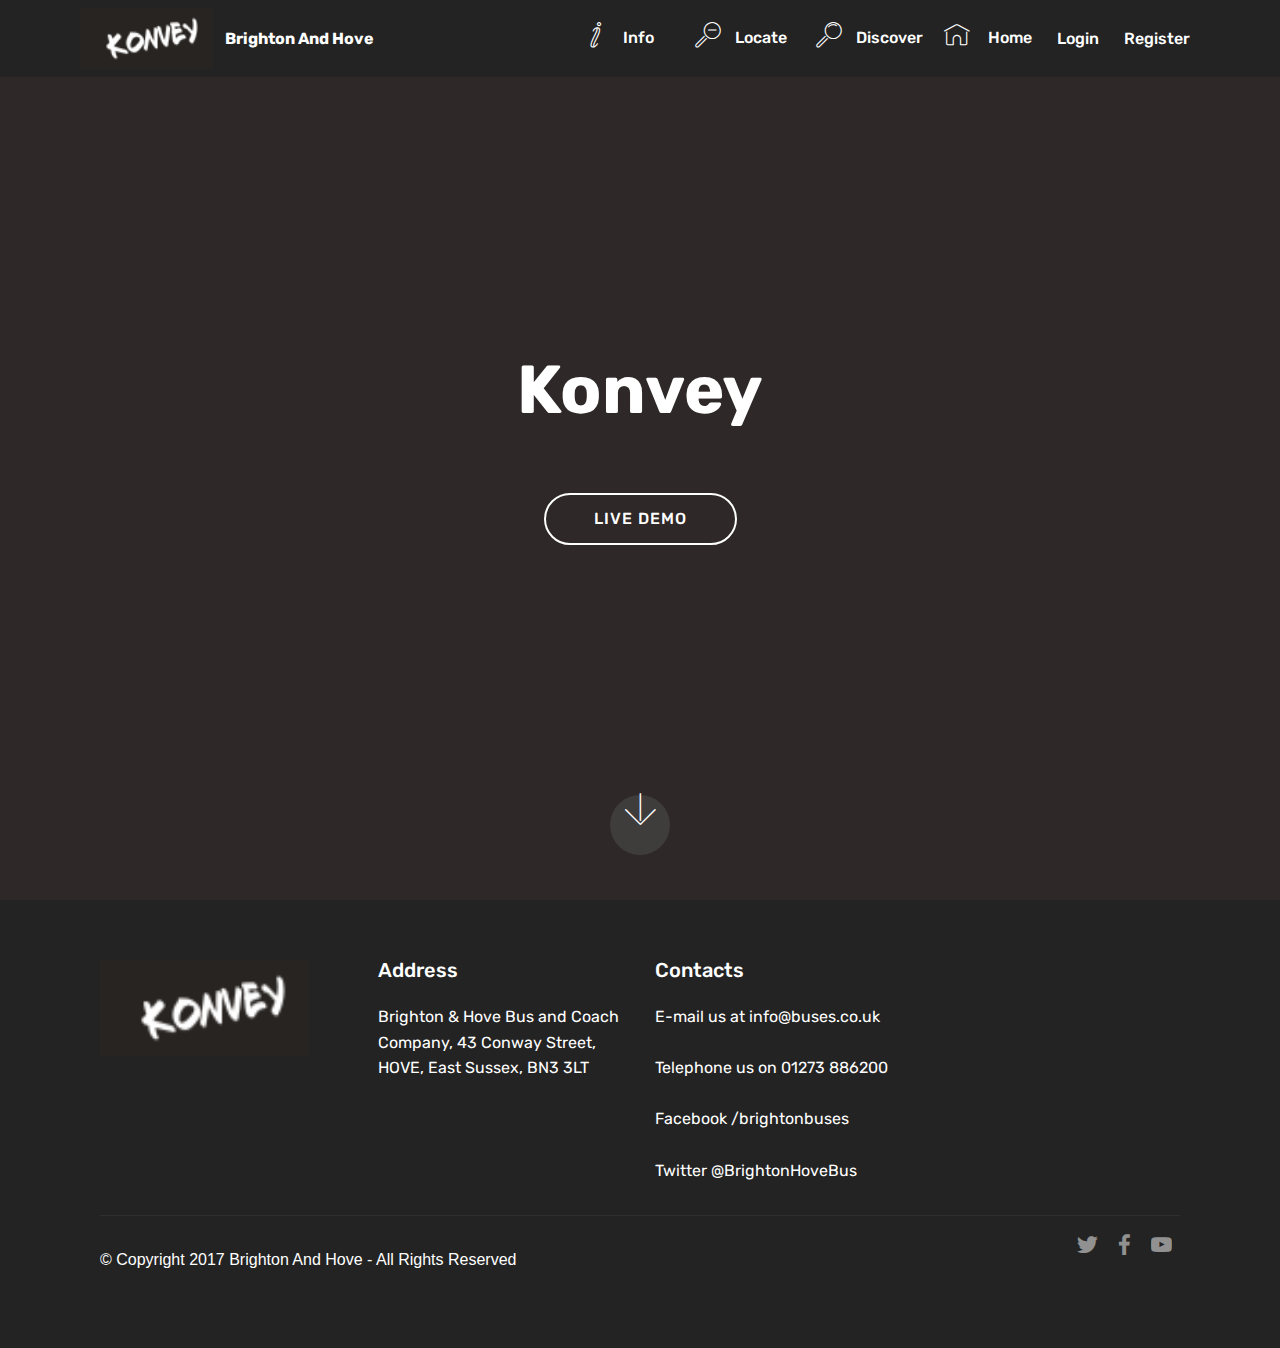
<file: index.html>
<!DOCTYPE html>
<html >
<head>
  <!-- Site made with Mobirise Website Builder v4.7.8, https://mobirise.com -->
  <meta charset="UTF-8">
  <meta http-equiv="X-UA-Compatible" content="IE=edge">
  <meta name="generator" content="Mobirise v4.7.8, mobirise.com">
  <meta name="viewport" content="width=device-width, initial-scale=1, minimum-scale=1">
  <link rel="shortcut icon" href="assets/images/konvey-96x44.png" type="image/x-icon">
  <meta name="description" content="">
  <title>Home</title>
  <link rel="stylesheet" href="assets/web/assets/mobirise-icons/mobirise-icons.css">
  <link rel="stylesheet" href="assets/tether/tether.min.css">
  <link rel="stylesheet" href="assets/bootstrap/css/bootstrap.min.css">
  <link rel="stylesheet" href="assets/bootstrap/css/bootstrap-grid.min.css">
  <link rel="stylesheet" href="assets/bootstrap/css/bootstrap-reboot.min.css">
  <link rel="stylesheet" href="assets/dropdown/css/style.css">
  <link rel="stylesheet" href="assets/socicon/css/styles.css">
  <link rel="stylesheet" href="assets/theme/css/style.css">
  <link rel="stylesheet" href="assets/mobirise/css/mbr-additional.css" type="text/css">
  
  
  
</head>
<body>
  <section class="menu cid-qVp3SEg9c4" once="menu" id="menu1-g">

    

    <nav class="navbar navbar-expand beta-menu navbar-dropdown align-items-center navbar-fixed-top navbar-toggleable-sm">
        <button class="navbar-toggler navbar-toggler-right" type="button" data-toggle="collapse" data-target="#navbarSupportedContent" aria-controls="navbarSupportedContent" aria-expanded="false" aria-label="Toggle navigation">
            <div class="hamburger">
                <span></span>
                <span></span>
                <span></span>
                <span></span>
            </div>
        </button>
        <div class="menu-logo">
            <div class="navbar-brand">
                <span class="navbar-logo">
                    <a href="https://mobirise.com">
                         <img src="assets/images/konvey-96x44.png" alt="Mobirise" title="" style="height: 3.8rem;">
                    </a>
                </span>
                <span class="navbar-caption-wrap"><a class="navbar-caption text-white display-4" href="https://mobirise.com">Brighton And Hove</a></span>
            </div>
        </div>
        <div class="collapse navbar-collapse" id="navbarSupportedContent">
            <ul class="navbar-nav nav-dropdown nav-right" data-app-modern-menu="true"><li class="nav-item"><a class="nav-link link text-white display-4" href="page2.html"><span class="mbri-italic mbr-iconfont mbr-iconfont-btn"></span>&nbsp;Info &nbsp; &nbsp;&nbsp;</a></li><li class="nav-item"><a class="nav-link link text-white display-4" href="page3.html"><span class="mbri-zoom-out mbr-iconfont mbr-iconfont-btn"></span>&nbsp;Locate &nbsp;</a></li>
                <li class="nav-item">
                    <a class="nav-link link text-white display-4" href="page4.html">
                        <span class="mbri-search mbr-iconfont mbr-iconfont-btn"></span>&nbsp;Discover</a>
                </li><li class="nav-item"><a class="nav-link link text-white display-4" href="index.html"><span class="mbri-home mbr-iconfont mbr-iconfont-btn"></span>
                        &nbsp;Home</a></li><li class="nav-item"><a class="nav-link link text-white display-4" href="page5.html">
                        &nbsp;Login</a></li><li class="nav-item"><a class="nav-link link text-white display-4" href="page6.html">
                        &nbsp;Register</a></li></ul>
            
        </div>
    </nav>
</section>

<section class="engine"><a href="https://mobirise.me/r">free bootstrap template</a></section><section class="cid-qVp3SEV12T mbr-fullscreen" id="header2-e">

    

    

    <div class="container align-center">
        <div class="row justify-content-md-center">
            <div class="mbr-white col-md-10">
                <h1 class="mbr-section-title mbr-bold pb-3 mbr-fonts-style display-1">
                    Konvey<br></h1>
                
                <p class="mbr-text pb-3 mbr-fonts-style display-4"></p>
                <div class="mbr-section-btn"><a class="btn btn-md btn-white-outline display-4" href="https://mobirise.com">LIVE DEMO</a></div>
            </div>
        </div>
    </div>
    <div class="mbr-arrow hidden-sm-down" aria-hidden="true">
        <a href="#next">
            <i class="mbri-down mbr-iconfont"></i>
        </a>
    </div>
</section>

<section class="cid-qVp3SFlMSX" id="footer1-f">

    

    

    <div class="container">
        <div class="media-container-row content text-white">
            <div class="col-12 col-md-3">
                <div class="media-wrap">
                    <a href="https://mobirise.com/">
                        <img src="assets/images/konvey-96x44.png" alt="Mobirise" title="">
                    </a>
                </div>
            </div>
            <div class="col-12 col-md-3 mbr-fonts-style display-7">
                <h5 class="pb-3">
                    Address
                </h5>
                <p class="mbr-text">Brighton &amp; Hove Bus and Coach Company, 43 Conway Street, HOVE, East Sussex, BN3 3LT</p>
            </div>
            <div class="col-12 col-md-3 mbr-fonts-style display-7">
                <h5 class="pb-3">
                    Contacts
                </h5>
                <p class="mbr-text">E-mail us at info@buses.co.uk
<br>
<br>Telephone us on 01273 886200
<br><br>Facebook /brightonbuses
<br>
<br>Twitter @BrightonHoveBus</p>
            </div>
            <div class="col-12 col-md-3 mbr-fonts-style display-7">
                <h5 class="pb-3"></h5>
                <p class="mbr-text"></p>
            </div>
        </div>
        <div class="footer-lower">
            <div class="media-container-row">
                <div class="col-sm-12">
                    <hr>
                </div>
            </div>
            <div class="media-container-row mbr-white">
                <div class="col-sm-6 copyright">
                    <p class="mbr-text mbr-fonts-style display-7"></p><p>
                        © Copyright 2017 Brighton And&nbsp;Hove&nbsp;- All Rights Reserved
                    </p><p></p>
                </div>
                <div class="col-md-6">
                    <div class="social-list align-right">
                        <div class="soc-item">
                            <a href="https://twitter.com/BrightonHoveBus" target="_blank">
                                <span class="mbr-iconfont mbr-iconfont-social socicon-twitter socicon"></span>
                            </a>
                        </div>
                        <div class="soc-item">
                            <a href="https://www.facebook.com/pages/brightonbuses" target="_blank">
                                <span class="mbr-iconfont mbr-iconfont-social socicon-facebook socicon"></span>
                            </a>
                        </div>
                        <div class="soc-item">
                            <a href="https://www.youtube.com/c/BrightonandHove" target="_blank">
                                <span class="mbr-iconfont mbr-iconfont-social socicon-youtube socicon"></span>
                            </a>
                        </div>
                        
                        
                        
                    </div>
                </div>
            </div>
        </div>
    </div>
</section>


  <script src="assets/web/assets/jquery/jquery.min.js"></script>
  <script src="assets/popper/popper.min.js"></script>
  <script src="assets/tether/tether.min.js"></script>
  <script src="assets/bootstrap/js/bootstrap.min.js"></script>
  <script src="assets/smoothscroll/smooth-scroll.js"></script>
  <script src="assets/dropdown/js/script.min.js"></script>
  <script src="assets/touchswipe/jquery.touch-swipe.min.js"></script>
  <script src="assets/theme/js/script.js"></script>
  
  
</body>
</html>
</file>
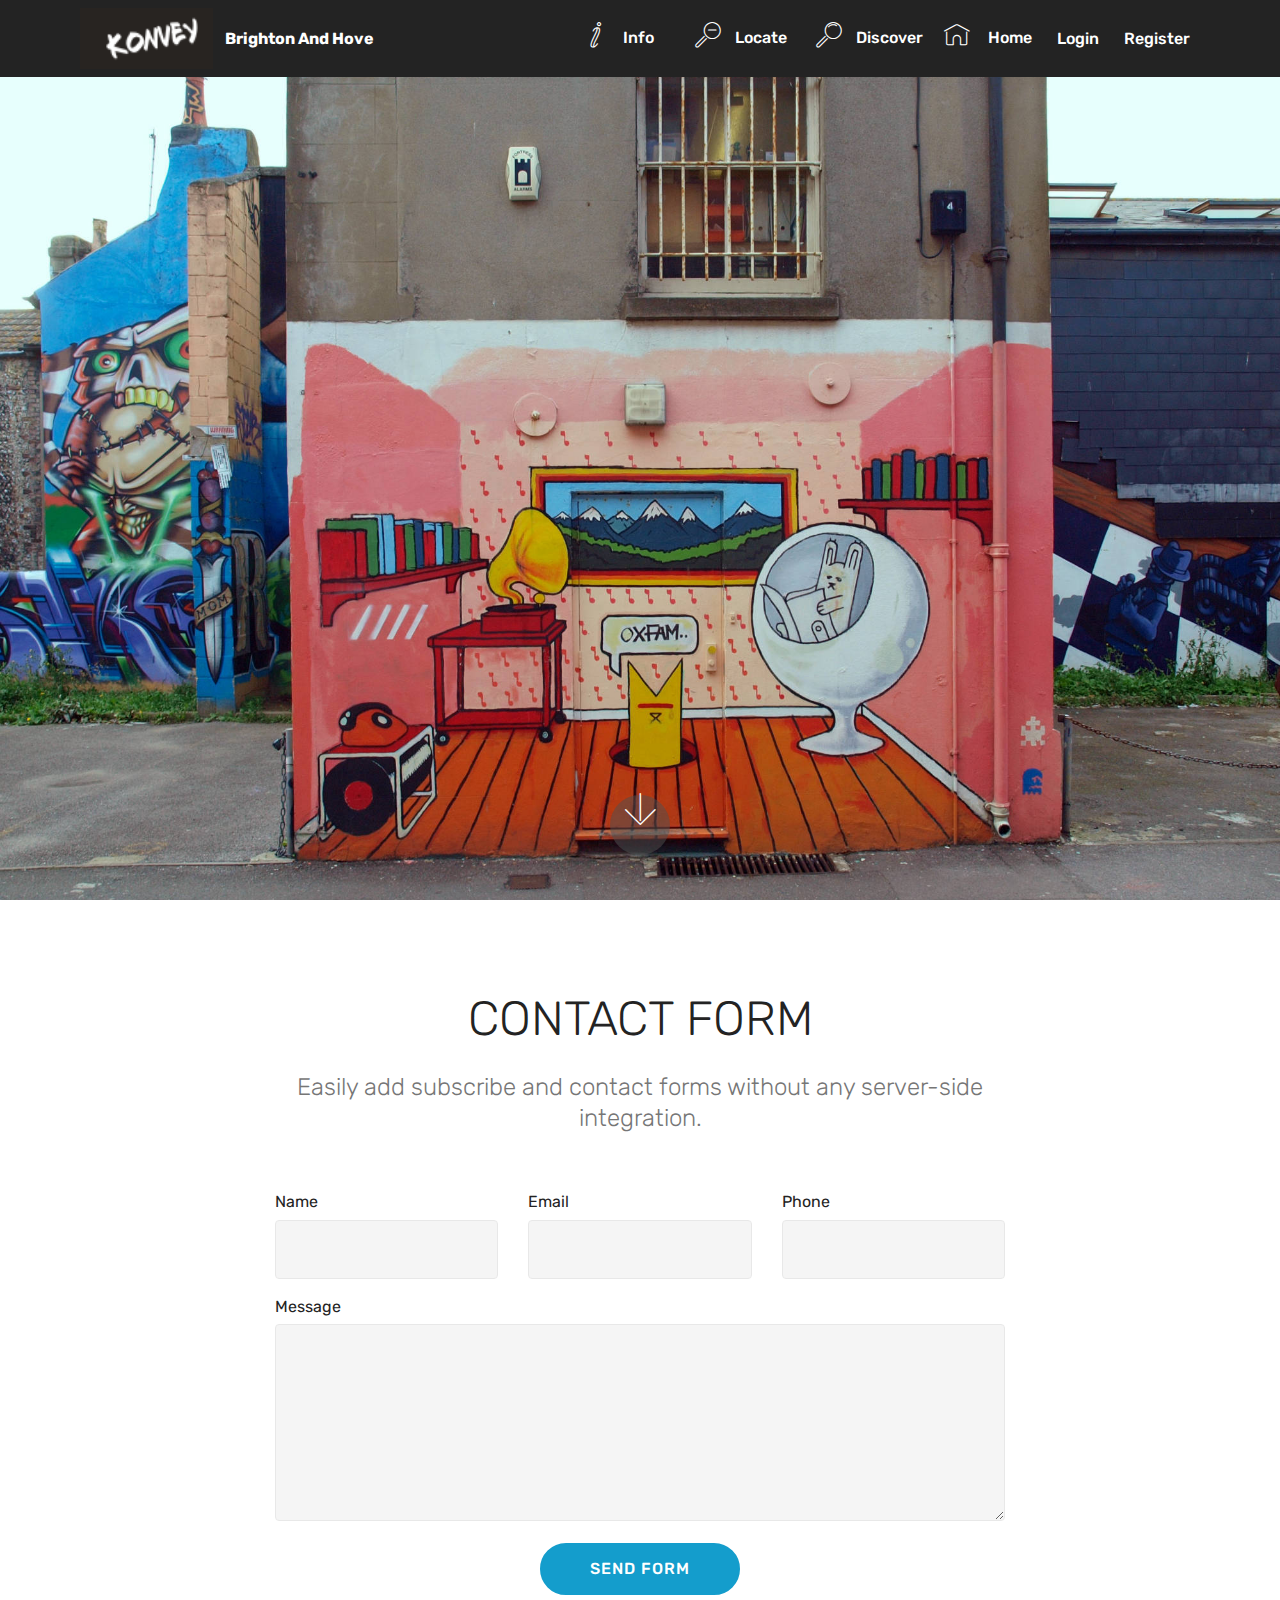
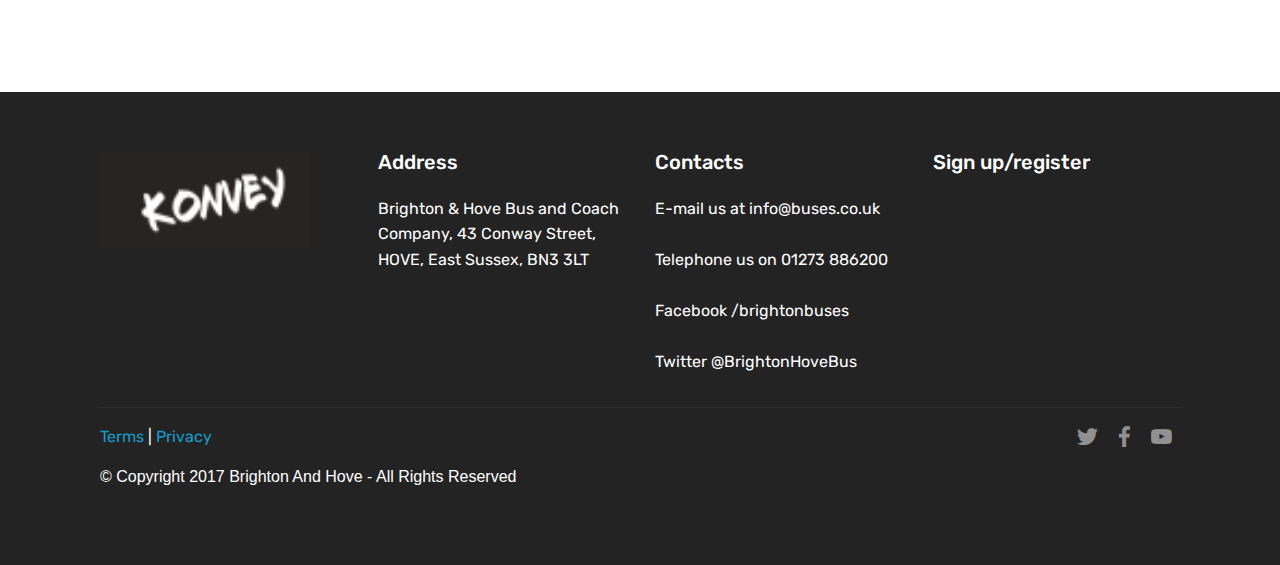
<file: page1.html>
<!DOCTYPE html>
<html >
<head>
  <!-- Site made with Mobirise Website Builder v4.7.8, https://mobirise.com -->
  <meta charset="UTF-8">
  <meta http-equiv="X-UA-Compatible" content="IE=edge">
  <meta name="generator" content="Mobirise v4.7.8, mobirise.com">
  <meta name="viewport" content="width=device-width, initial-scale=1, minimum-scale=1">
  <link rel="shortcut icon" href="assets/images/konvey-96x44.png" type="image/x-icon">
  <meta name="description" content="Web Generator Description">
  <title>Contact Form</title>
  <link rel="stylesheet" href="assets/web/assets/mobirise-icons/mobirise-icons.css">
  <link rel="stylesheet" href="assets/tether/tether.min.css">
  <link rel="stylesheet" href="assets/bootstrap/css/bootstrap.min.css">
  <link rel="stylesheet" href="assets/bootstrap/css/bootstrap-grid.min.css">
  <link rel="stylesheet" href="assets/bootstrap/css/bootstrap-reboot.min.css">
  <link rel="stylesheet" href="assets/dropdown/css/style.css">
  <link rel="stylesheet" href="assets/socicon/css/styles.css">
  <link rel="stylesheet" href="assets/theme/css/style.css">
  <link rel="stylesheet" href="assets/mobirise/css/mbr-additional.css" type="text/css">
  
  
  
</head>
<body>
  <section class="menu cid-qVp3SEg9c4" once="menu" id="menu1-h">

    

    <nav class="navbar navbar-expand beta-menu navbar-dropdown align-items-center navbar-fixed-top navbar-toggleable-sm">
        <button class="navbar-toggler navbar-toggler-right" type="button" data-toggle="collapse" data-target="#navbarSupportedContent" aria-controls="navbarSupportedContent" aria-expanded="false" aria-label="Toggle navigation">
            <div class="hamburger">
                <span></span>
                <span></span>
                <span></span>
                <span></span>
            </div>
        </button>
        <div class="menu-logo">
            <div class="navbar-brand">
                <span class="navbar-logo">
                    <a href="https://mobirise.com">
                         <img src="assets/images/konvey-96x44.png" alt="Mobirise" title="" style="height: 3.8rem;">
                    </a>
                </span>
                <span class="navbar-caption-wrap"><a class="navbar-caption text-white display-4" href="https://mobirise.com">Brighton And Hove</a></span>
            </div>
        </div>
        <div class="collapse navbar-collapse" id="navbarSupportedContent">
            <ul class="navbar-nav nav-dropdown nav-right" data-app-modern-menu="true"><li class="nav-item"><a class="nav-link link text-white display-4" href="page2.html"><span class="mbri-italic mbr-iconfont mbr-iconfont-btn"></span>&nbsp;Info &nbsp; &nbsp;&nbsp;</a></li><li class="nav-item"><a class="nav-link link text-white display-4" href="page3.html"><span class="mbri-zoom-out mbr-iconfont mbr-iconfont-btn"></span>&nbsp;Locate &nbsp;</a></li>
                <li class="nav-item">
                    <a class="nav-link link text-white display-4" href="page4.html">
                        <span class="mbri-search mbr-iconfont mbr-iconfont-btn"></span>&nbsp;Discover</a>
                </li><li class="nav-item"><a class="nav-link link text-white display-4" href="index.html"><span class="mbri-home mbr-iconfont mbr-iconfont-btn"></span>
                        &nbsp;Home</a></li><li class="nav-item"><a class="nav-link link text-white display-4" href="page5.html">
                        &nbsp;Login</a></li><li class="nav-item"><a class="nav-link link text-white display-4" href="page6.html">
                        &nbsp;Register</a></li></ul>
            
        </div>
    </nav>
</section>

<section class="engine"><a href="https://mobirise.me/d">free site maker</a></section><section class="cid-qW4espqk8Y mbr-fullscreen mbr-parallax-background" id="header2-19">

    

    

    <div class="container align-center">
        <div class="row justify-content-md-center">
            <div class="mbr-white col-md-10">
                
                
                
                
            </div>
        </div>
    </div>
    <div class="mbr-arrow hidden-sm-down" aria-hidden="true">
        <a href="#next">
            <i class="mbri-down mbr-iconfont"></i>
        </a>
    </div>
</section>

<section class="mbr-section form1 cid-qVHJuA90xy" id="form1-z">

    

    
    <div class="container">
        <div class="row justify-content-center">
            <div class="title col-12 col-lg-8">
                <h2 class="mbr-section-title align-center pb-3 mbr-fonts-style display-2">
                    CONTACT FORM
                </h2>
                <h3 class="mbr-section-subtitle align-center mbr-light pb-3 mbr-fonts-style display-5">
                    Easily add subscribe and contact forms without any server-side integration.
                </h3>
            </div>
        </div>
    </div>
    <div class="container">
        <div class="row justify-content-center">
            <div class="media-container-column col-lg-8" data-form-type="formoid">
                    <div data-form-alert="" hidden="">
                        Thanks for filling out the form!
                    </div>
            
                    <form class="mbr-form" action="https://mobirise.com/" method="post" data-form-title="Mobirise Form"><input type="hidden" name="email" data-form-email="true" value="vTuBUfYtKlna0S3KummhkxsSQ+HJ2NCRPjCghihUMDCfIDJoCJZSYH8ImNeXzUv43J9kKUnT3vcsfoqqhTwyZQjB3N3Qu6OzWxUrGNCNKkVU+LPkSeoeVXRX2o0rDboN" data-form-field="Email">
                        <div class="row row-sm-offset">
                            <div class="col-md-4 multi-horizontal" data-for="name">
                                <div class="form-group">
                                    <label class="form-control-label mbr-fonts-style display-7" for="name-form1-z">Name</label>
                                    <input type="text" class="form-control" name="name" data-form-field="Name" required="" id="name-form1-z">
                                </div>
                            </div>
                            <div class="col-md-4 multi-horizontal" data-for="email">
                                <div class="form-group">
                                    <label class="form-control-label mbr-fonts-style display-7" for="email-form1-z">Email</label>
                                    <input type="email" class="form-control" name="email" data-form-field="Email" required="" id="email-form1-z">
                                </div>
                            </div>
                            <div class="col-md-4 multi-horizontal" data-for="phone">
                                <div class="form-group">
                                    <label class="form-control-label mbr-fonts-style display-7" for="phone-form1-z">Phone</label>
                                    <input type="tel" class="form-control" name="phone" data-form-field="Phone" id="phone-form1-z">
                                </div>
                            </div>
                        </div>
                        <div class="form-group" data-for="message">
                            <label class="form-control-label mbr-fonts-style display-7" for="message-form1-z">Message</label>
                            <textarea type="text" class="form-control" name="message" rows="7" data-form-field="Message" id="message-form1-z"></textarea>
                        </div>
            
                        <span class="input-group-btn">
                            <button href="" type="submit" class="btn btn-primary btn-form display-4">SEND FORM</button>
                        </span>
                    </form>
            </div>
        </div>
    </div>
</section>

<section class="cid-qVHJwLm7sG" id="footer1-10">

    

    

    <div class="container">
        <div class="media-container-row content text-white">
            <div class="col-12 col-md-3">
                <div class="media-wrap">
                    <a href="https://mobirise.com/">
                        <img src="assets/images/konvey-96x44.png" alt="Mobirise" title="">
                    </a>
                </div>
            </div>
            <div class="col-12 col-md-3 mbr-fonts-style display-7">
                <h5 class="pb-3">
                    Address
                </h5>
                <p class="mbr-text">Brighton &amp; Hove Bus and Coach Company, 43 Conway Street, HOVE, East Sussex, BN3 3LT</p>
            </div>
            <div class="col-12 col-md-3 mbr-fonts-style display-7">
                <h5 class="pb-3">
                    Contacts
                </h5>
                <p class="mbr-text">E-mail us at info@buses.co.uk
<br>
<br>Telephone us on 01273 886200
<br><br>Facebook /brightonbuses
<br>
<br>Twitter @BrightonHoveBus</p>
            </div>
            <div class="col-12 col-md-3 mbr-fonts-style display-7">
                <h5 class="pb-3">Sign up/register</h5>
                <p class="mbr-text"></p>
            </div>
        </div>
        <div class="footer-lower">
            <div class="media-container-row">
                <div class="col-sm-12">
                    <hr>
                </div>
            </div>
            <div class="media-container-row mbr-white">
                <div class="col-sm-6 copyright">
                    <p class="mbr-text mbr-fonts-style display-7"><a href="http://terms.html">Terms </a>| <a href="http://privacy.html">Privacy</a></p><p>
                        © Copyright 2017 Brighton And&nbsp;Hove&nbsp;- All Rights Reserved
                    </p><p></p>
                </div>
                <div class="col-md-6">
                    <div class="social-list align-right">
                        <div class="soc-item">
                            <a href="https://twitter.com/BrightonHoveBus" target="_blank">
                                <span class="mbr-iconfont mbr-iconfont-social socicon-twitter socicon"></span>
                            </a>
                        </div>
                        <div class="soc-item">
                            <a href="https://www.facebook.com/pages/brightonbuses" target="_blank">
                                <span class="mbr-iconfont mbr-iconfont-social socicon-facebook socicon"></span>
                            </a>
                        </div>
                        <div class="soc-item">
                            <a href="https://www.youtube.com/c/BrightonandHove" target="_blank">
                                <span class="mbr-iconfont mbr-iconfont-social socicon-youtube socicon"></span>
                            </a>
                        </div>
                        
                        
                        
                    </div>
                </div>
            </div>
        </div>
    </div>
</section>


  <script src="assets/web/assets/jquery/jquery.min.js"></script>
  <script src="assets/popper/popper.min.js"></script>
  <script src="assets/tether/tether.min.js"></script>
  <script src="assets/bootstrap/js/bootstrap.min.js"></script>
  <script src="assets/smoothscroll/smooth-scroll.js"></script>
  <script src="assets/dropdown/js/script.min.js"></script>
  <script src="assets/touchswipe/jquery.touch-swipe.min.js"></script>
  <script src="assets/parallax/jarallax.min.js"></script>
  <script src="assets/theme/js/script.js"></script>
  <script src="assets/formoid/formoid.min.js"></script>
  
  
</body>
</html>
</file>
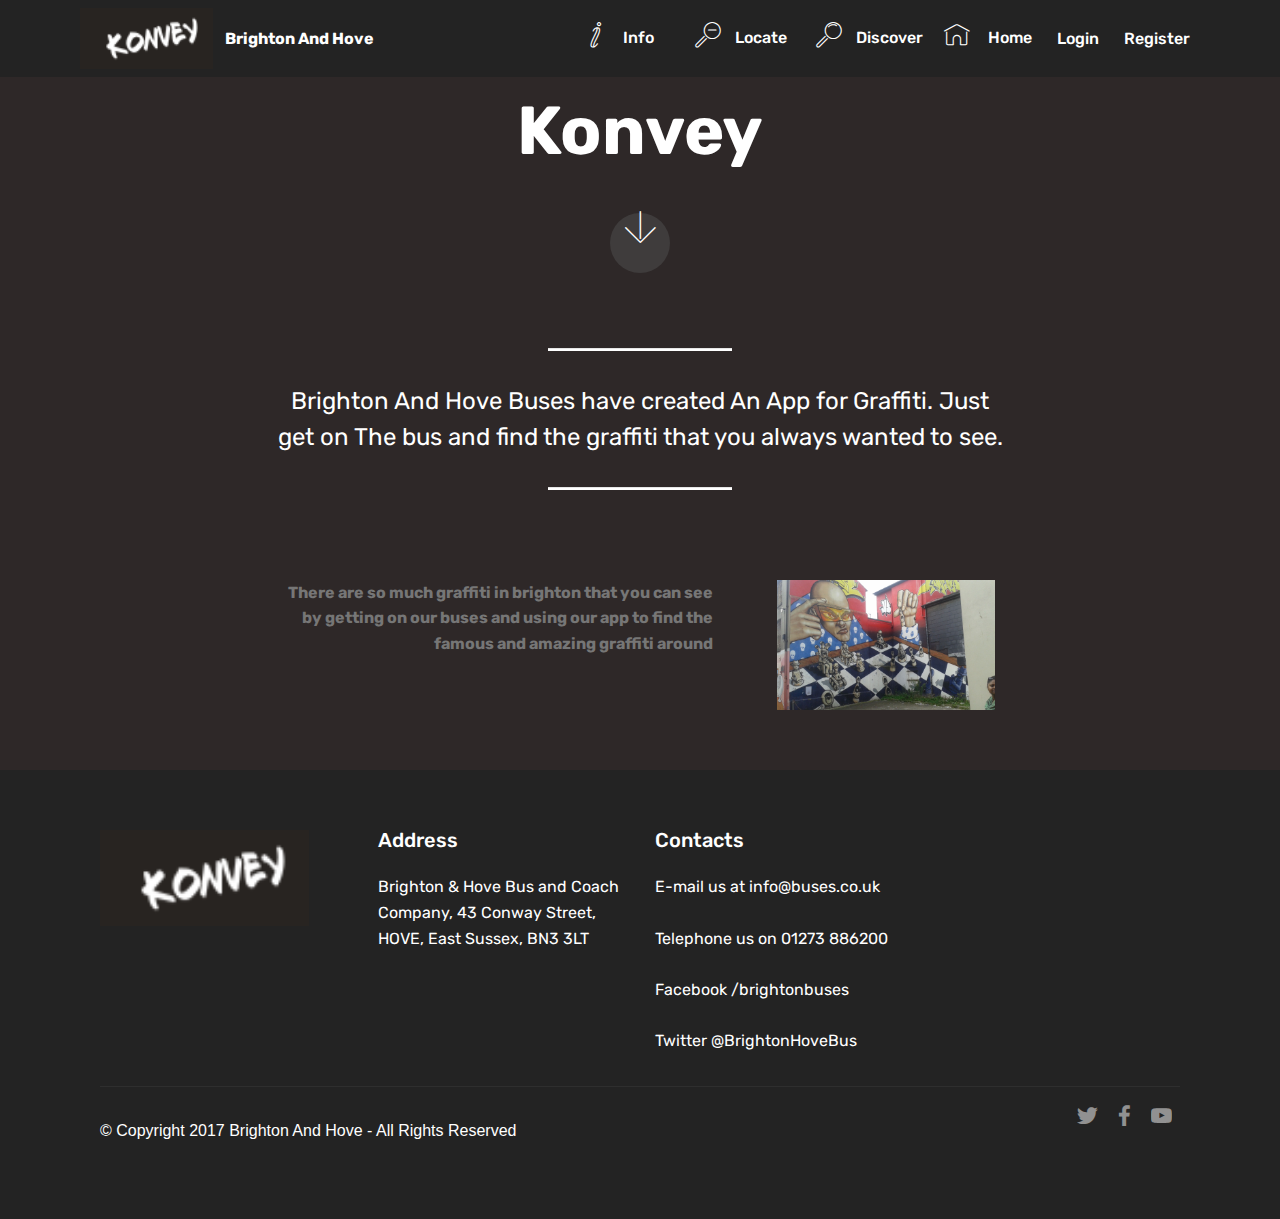
<file: page2.html>
<!DOCTYPE html>
<html >
<head>
  <!-- Site made with Mobirise Website Builder v4.7.8, https://mobirise.com -->
  <meta charset="UTF-8">
  <meta http-equiv="X-UA-Compatible" content="IE=edge">
  <meta name="generator" content="Mobirise v4.7.8, mobirise.com">
  <meta name="viewport" content="width=device-width, initial-scale=1, minimum-scale=1">
  <link rel="shortcut icon" href="assets/images/konvey-96x44.png" type="image/x-icon">
  <meta name="description" content="">
  <title>Info</title>
  <link rel="stylesheet" href="assets/web/assets/mobirise-icons/mobirise-icons.css">
  <link rel="stylesheet" href="assets/tether/tether.min.css">
  <link rel="stylesheet" href="assets/bootstrap/css/bootstrap.min.css">
  <link rel="stylesheet" href="assets/bootstrap/css/bootstrap-grid.min.css">
  <link rel="stylesheet" href="assets/bootstrap/css/bootstrap-reboot.min.css">
  <link rel="stylesheet" href="assets/dropdown/css/style.css">
  <link rel="stylesheet" href="assets/socicon/css/styles.css">
  <link rel="stylesheet" href="assets/theme/css/style.css">
  <link rel="stylesheet" href="assets/mobirise/css/mbr-additional.css" type="text/css">
  
  
  
</head>
<body>
  <section class="menu cid-qVp3SEg9c4" once="menu" id="menu1-k">

    

    <nav class="navbar navbar-expand beta-menu navbar-dropdown align-items-center navbar-fixed-top navbar-toggleable-sm">
        <button class="navbar-toggler navbar-toggler-right" type="button" data-toggle="collapse" data-target="#navbarSupportedContent" aria-controls="navbarSupportedContent" aria-expanded="false" aria-label="Toggle navigation">
            <div class="hamburger">
                <span></span>
                <span></span>
                <span></span>
                <span></span>
            </div>
        </button>
        <div class="menu-logo">
            <div class="navbar-brand">
                <span class="navbar-logo">
                    <a href="https://mobirise.com">
                         <img src="assets/images/konvey-96x44.png" alt="Mobirise" title="" style="height: 3.8rem;">
                    </a>
                </span>
                <span class="navbar-caption-wrap"><a class="navbar-caption text-white display-4" href="https://mobirise.com">Brighton And Hove</a></span>
            </div>
        </div>
        <div class="collapse navbar-collapse" id="navbarSupportedContent">
            <ul class="navbar-nav nav-dropdown nav-right" data-app-modern-menu="true"><li class="nav-item"><a class="nav-link link text-white display-4" href="page2.html"><span class="mbri-italic mbr-iconfont mbr-iconfont-btn"></span>&nbsp;Info &nbsp; &nbsp;&nbsp;</a></li><li class="nav-item"><a class="nav-link link text-white display-4" href="page3.html"><span class="mbri-zoom-out mbr-iconfont mbr-iconfont-btn"></span>&nbsp;Locate &nbsp;</a></li>
                <li class="nav-item">
                    <a class="nav-link link text-white display-4" href="page4.html">
                        <span class="mbri-search mbr-iconfont mbr-iconfont-btn"></span>&nbsp;Discover</a>
                </li><li class="nav-item"><a class="nav-link link text-white display-4" href="index.html"><span class="mbri-home mbr-iconfont mbr-iconfont-btn"></span>
                        &nbsp;Home</a></li><li class="nav-item"><a class="nav-link link text-white display-4" href="page5.html">
                        &nbsp;Login</a></li><li class="nav-item"><a class="nav-link link text-white display-4" href="page6.html">
                        &nbsp;Register</a></li></ul>
            
        </div>
    </nav>
</section>

<section class="engine"><a href="https://mobirise.me/k">develop free website</a></section><section class="cid-qVp3SEV12T" id="header2-l">

    

    

    <div class="container align-center">
        <div class="row justify-content-md-center">
            <div class="mbr-white col-md-10">
                <h1 class="mbr-section-title mbr-bold pb-3 mbr-fonts-style display-1">
                    Konvey<br></h1>
                
                <p class="mbr-text pb-3 mbr-fonts-style display-4"></p>
                
            </div>
        </div>
    </div>
    <div class="mbr-arrow hidden-sm-down" aria-hidden="true">
        <a href="#next">
            <i class="mbri-down mbr-iconfont"></i>
        </a>
    </div>
</section>

<section class="mbr-section article content10 cid-qVpjjH03jQ" id="content10-t">
    
     

    <div class="container">
        <div class="inner-container" style="width: 66%;">
            <hr class="line" style="width: 25%;">
            <div class="section-text align-center mbr-white mbr-fonts-style display-5">Brighton And Hove Buses have created An App for Graffiti. Just get on The bus and find the graffiti that you always wanted to see.</div>
            <hr class="line" style="width: 25%;">
        </div>
    </div>
</section>

<section class="mbr-section content7 cid-qVHA5G366J" id="content7-u">
          
    

    <div class="container">
        <div class="media-container-row">
            <div class="col-12 col-md-8">
                <div class="media-container-row">
                    <div class="media-content">
                        <div class="mbr-section-text">
                            <p class="mbr-text align-right mb-0 mbr-fonts-style display-7"><strong>There are so much graffiti in brighton that you can see by getting on our buses and using our app to find the famous and amazing graffiti around</strong><br><br></p>
                        </div>
                    </div>
                    <div class="mbr-figure" style="width: 60%;">
                     <img src="assets/images/20140904-123218-2560x1536.jpg" alt="Mobirise" title="">  
                    </div>
                </div>
            </div>
        </div>
    </div>
</section>

<section class="cid-qVp3SFlMSX" id="footer1-m">

    

    

    <div class="container">
        <div class="media-container-row content text-white">
            <div class="col-12 col-md-3">
                <div class="media-wrap">
                    <a href="https://mobirise.com/">
                        <img src="assets/images/konvey-96x44.png" alt="Mobirise" title="">
                    </a>
                </div>
            </div>
            <div class="col-12 col-md-3 mbr-fonts-style display-7">
                <h5 class="pb-3">
                    Address
                </h5>
                <p class="mbr-text">Brighton &amp; Hove Bus and Coach Company, 43 Conway Street, HOVE, East Sussex, BN3 3LT</p>
            </div>
            <div class="col-12 col-md-3 mbr-fonts-style display-7">
                <h5 class="pb-3">
                    Contacts
                </h5>
                <p class="mbr-text">E-mail us at info@buses.co.uk
<br>
<br>Telephone us on 01273 886200
<br><br>Facebook /brightonbuses
<br>
<br>Twitter @BrightonHoveBus</p>
            </div>
            <div class="col-12 col-md-3 mbr-fonts-style display-7">
                <h5 class="pb-3"></h5>
                <p class="mbr-text"></p>
            </div>
        </div>
        <div class="footer-lower">
            <div class="media-container-row">
                <div class="col-sm-12">
                    <hr>
                </div>
            </div>
            <div class="media-container-row mbr-white">
                <div class="col-sm-6 copyright">
                    <p class="mbr-text mbr-fonts-style display-7"></p><p>
                        © Copyright 2017 Brighton And&nbsp;Hove&nbsp;- All Rights Reserved
                    </p><p></p>
                </div>
                <div class="col-md-6">
                    <div class="social-list align-right">
                        <div class="soc-item">
                            <a href="https://twitter.com/BrightonHoveBus" target="_blank">
                                <span class="mbr-iconfont mbr-iconfont-social socicon-twitter socicon"></span>
                            </a>
                        </div>
                        <div class="soc-item">
                            <a href="https://www.facebook.com/pages/brightonbuses" target="_blank">
                                <span class="mbr-iconfont mbr-iconfont-social socicon-facebook socicon"></span>
                            </a>
                        </div>
                        <div class="soc-item">
                            <a href="https://www.youtube.com/c/BrightonandHove" target="_blank">
                                <span class="mbr-iconfont mbr-iconfont-social socicon-youtube socicon"></span>
                            </a>
                        </div>
                        
                        
                        
                    </div>
                </div>
            </div>
        </div>
    </div>
</section>


  <script src="assets/web/assets/jquery/jquery.min.js"></script>
  <script src="assets/popper/popper.min.js"></script>
  <script src="assets/tether/tether.min.js"></script>
  <script src="assets/bootstrap/js/bootstrap.min.js"></script>
  <script src="assets/smoothscroll/smooth-scroll.js"></script>
  <script src="assets/dropdown/js/script.min.js"></script>
  <script src="assets/touchswipe/jquery.touch-swipe.min.js"></script>
  <script src="assets/theme/js/script.js"></script>
  
  
</body>
</html>
</file>
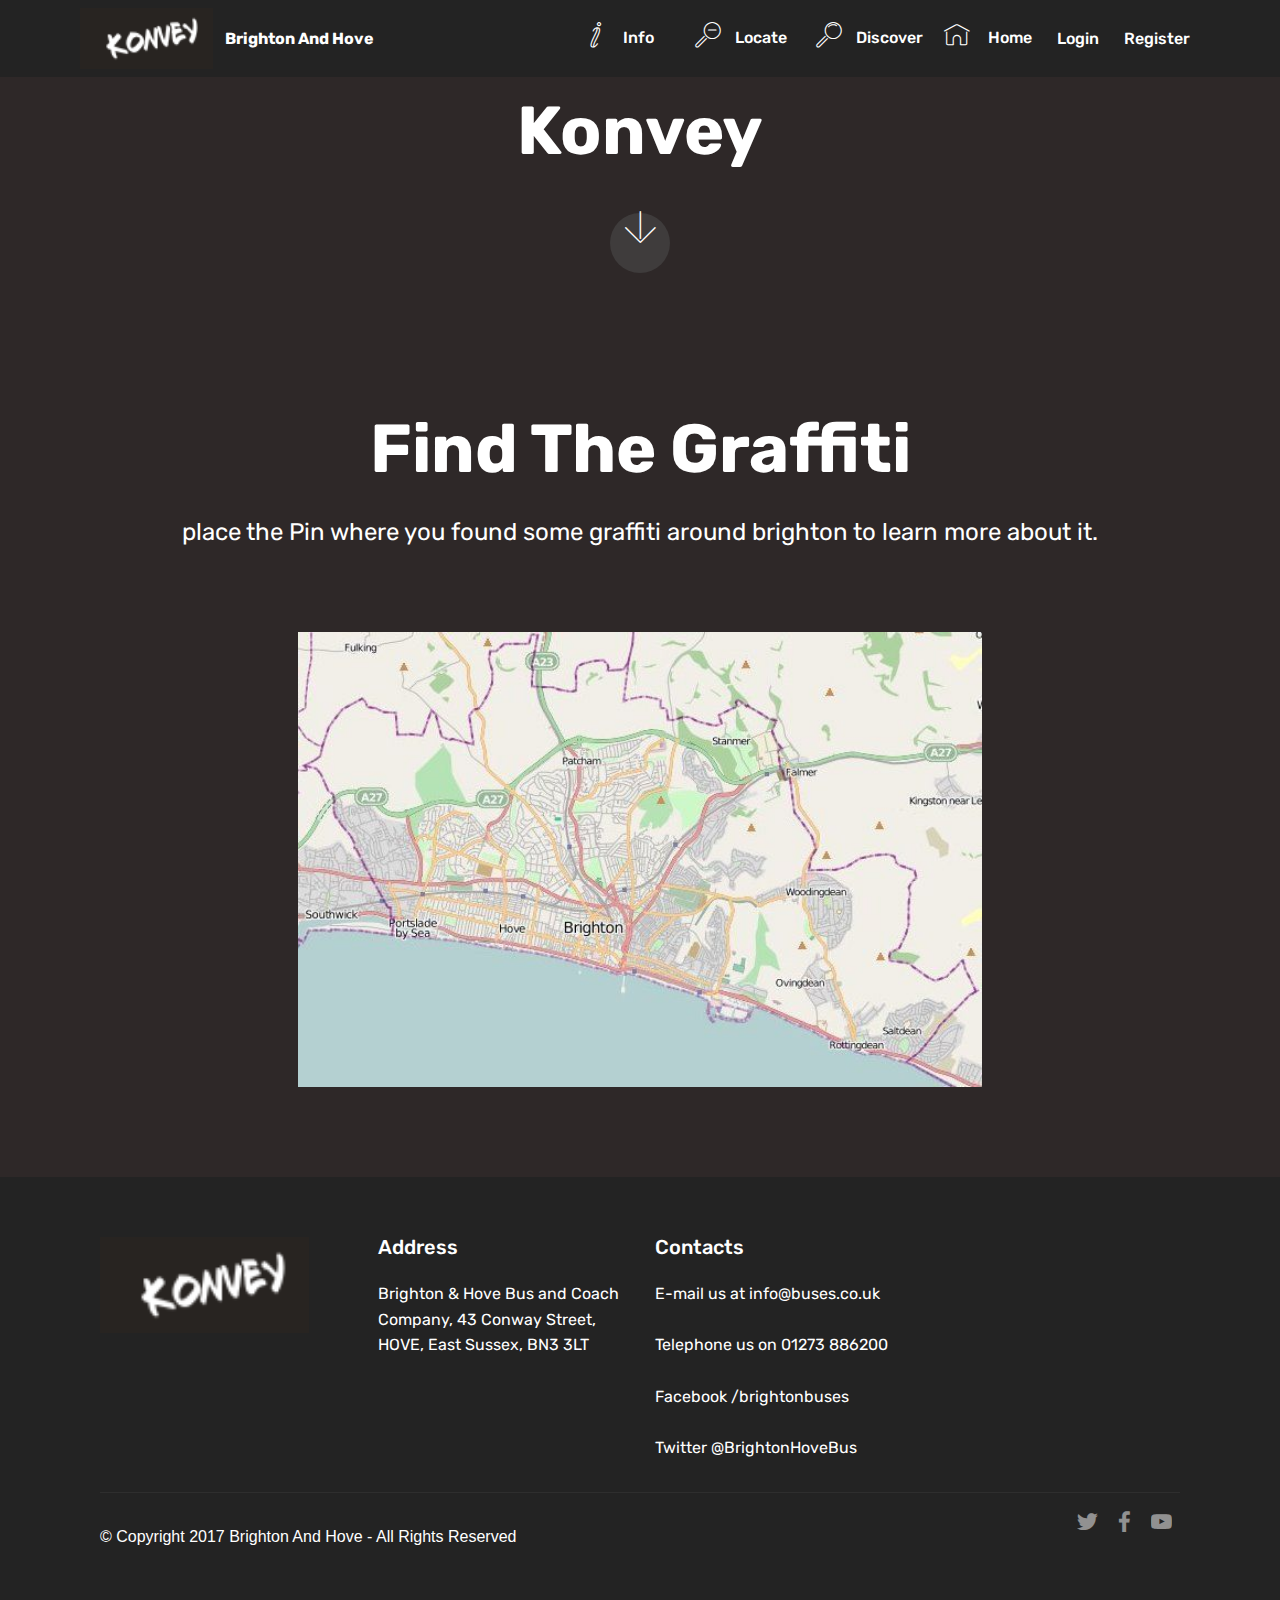
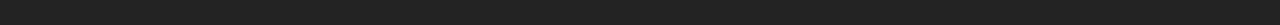
<file: page3.html>
<!DOCTYPE html>
<html >
<head>
  <!-- Site made with Mobirise Website Builder v4.7.8, https://mobirise.com -->
  <meta charset="UTF-8">
  <meta http-equiv="X-UA-Compatible" content="IE=edge">
  <meta name="generator" content="Mobirise v4.7.8, mobirise.com">
  <meta name="viewport" content="width=device-width, initial-scale=1, minimum-scale=1">
  <link rel="shortcut icon" href="assets/images/konvey-96x44.png" type="image/x-icon">
  <meta name="description" content="">
  <title>Locate</title>
  <link rel="stylesheet" href="assets/web/assets/mobirise-icons/mobirise-icons.css">
  <link rel="stylesheet" href="assets/tether/tether.min.css">
  <link rel="stylesheet" href="assets/bootstrap/css/bootstrap.min.css">
  <link rel="stylesheet" href="assets/bootstrap/css/bootstrap-grid.min.css">
  <link rel="stylesheet" href="assets/bootstrap/css/bootstrap-reboot.min.css">
  <link rel="stylesheet" href="assets/dropdown/css/style.css">
  <link rel="stylesheet" href="assets/socicon/css/styles.css">
  <link rel="stylesheet" href="assets/theme/css/style.css">
  <link rel="stylesheet" href="assets/mobirise/css/mbr-additional.css" type="text/css">
  
  
  
</head>
<body>
  <section class="menu cid-qVp3SEg9c4" once="menu" id="menu1-n">

    

    <nav class="navbar navbar-expand beta-menu navbar-dropdown align-items-center navbar-fixed-top navbar-toggleable-sm">
        <button class="navbar-toggler navbar-toggler-right" type="button" data-toggle="collapse" data-target="#navbarSupportedContent" aria-controls="navbarSupportedContent" aria-expanded="false" aria-label="Toggle navigation">
            <div class="hamburger">
                <span></span>
                <span></span>
                <span></span>
                <span></span>
            </div>
        </button>
        <div class="menu-logo">
            <div class="navbar-brand">
                <span class="navbar-logo">
                    <a href="https://mobirise.com">
                         <img src="assets/images/konvey-96x44.png" alt="Mobirise" title="" style="height: 3.8rem;">
                    </a>
                </span>
                <span class="navbar-caption-wrap"><a class="navbar-caption text-white display-4" href="https://mobirise.com">Brighton And Hove</a></span>
            </div>
        </div>
        <div class="collapse navbar-collapse" id="navbarSupportedContent">
            <ul class="navbar-nav nav-dropdown nav-right" data-app-modern-menu="true"><li class="nav-item"><a class="nav-link link text-white display-4" href="page2.html"><span class="mbri-italic mbr-iconfont mbr-iconfont-btn"></span>&nbsp;Info &nbsp; &nbsp;&nbsp;</a></li><li class="nav-item"><a class="nav-link link text-white display-4" href="page3.html"><span class="mbri-zoom-out mbr-iconfont mbr-iconfont-btn"></span>&nbsp;Locate &nbsp;</a></li>
                <li class="nav-item">
                    <a class="nav-link link text-white display-4" href="page4.html">
                        <span class="mbri-search mbr-iconfont mbr-iconfont-btn"></span>&nbsp;Discover</a>
                </li><li class="nav-item"><a class="nav-link link text-white display-4" href="index.html"><span class="mbri-home mbr-iconfont mbr-iconfont-btn"></span>
                        &nbsp;Home</a></li><li class="nav-item"><a class="nav-link link text-white display-4" href="page5.html">
                        &nbsp;Login</a></li><li class="nav-item"><a class="nav-link link text-white display-4" href="page6.html">
                        &nbsp;Register</a></li></ul>
            
        </div>
    </nav>
</section>

<section class="engine"><a href="https://mobirise.me/z">best html templates</a></section><section class="cid-qVp3SEV12T" id="header2-o">

    

    

    <div class="container align-center">
        <div class="row justify-content-md-center">
            <div class="mbr-white col-md-10">
                <h1 class="mbr-section-title mbr-bold pb-3 mbr-fonts-style display-1">
                    Konvey<br></h1>
                
                <p class="mbr-text pb-3 mbr-fonts-style display-4"></p>
                
            </div>
        </div>
    </div>
    <div class="mbr-arrow hidden-sm-down" aria-hidden="true">
        <a href="#next">
            <i class="mbri-down mbr-iconfont"></i>
        </a>
    </div>
</section>

<section class="header4 cid-qVHLdHQl1A" id="header4-11">

    

    

    <div class="container">
        <div class="row justify-content-md-center">
            <div class="media-content col-md-10">
                <h1 class="mbr-section-title align-center mbr-white pb-3 mbr-bold mbr-fonts-style display-1">Find The Graffiti</h1>
                
                <div class="mbr-text align-center mbr-white pb-3">
                    <p class="mbr-text mbr-fonts-style display-5">place the Pin where you found some graffiti around brighton to learn more about it.</p>
                </div>
                
            </div>
        
            <div class="mbr-figure pt-5" style="width: 60%;">
                <img src="assets/images/de031ba03f1cecd937387ba7d92504a7-620x413.jpg" alt="Mobirise" title="">
            </div>
        </div>
    </div>
</section>

<section class="cid-qVp3SFlMSX" id="footer1-p">

    

    

    <div class="container">
        <div class="media-container-row content text-white">
            <div class="col-12 col-md-3">
                <div class="media-wrap">
                    <a href="https://mobirise.com/">
                        <img src="assets/images/konvey-96x44.png" alt="Mobirise" title="">
                    </a>
                </div>
            </div>
            <div class="col-12 col-md-3 mbr-fonts-style display-7">
                <h5 class="pb-3">
                    Address
                </h5>
                <p class="mbr-text">Brighton &amp; Hove Bus and Coach Company, 43 Conway Street, HOVE, East Sussex, BN3 3LT</p>
            </div>
            <div class="col-12 col-md-3 mbr-fonts-style display-7">
                <h5 class="pb-3">
                    Contacts
                </h5>
                <p class="mbr-text">E-mail us at info@buses.co.uk
<br>
<br>Telephone us on 01273 886200
<br><br>Facebook /brightonbuses
<br>
<br>Twitter @BrightonHoveBus</p>
            </div>
            <div class="col-12 col-md-3 mbr-fonts-style display-7">
                <h5 class="pb-3"></h5>
                <p class="mbr-text"></p>
            </div>
        </div>
        <div class="footer-lower">
            <div class="media-container-row">
                <div class="col-sm-12">
                    <hr>
                </div>
            </div>
            <div class="media-container-row mbr-white">
                <div class="col-sm-6 copyright">
                    <p class="mbr-text mbr-fonts-style display-7"></p><p>
                        © Copyright 2017 Brighton And&nbsp;Hove&nbsp;- All Rights Reserved
                    </p><p></p>
                </div>
                <div class="col-md-6">
                    <div class="social-list align-right">
                        <div class="soc-item">
                            <a href="https://twitter.com/BrightonHoveBus" target="_blank">
                                <span class="mbr-iconfont mbr-iconfont-social socicon-twitter socicon"></span>
                            </a>
                        </div>
                        <div class="soc-item">
                            <a href="https://www.facebook.com/pages/brightonbuses" target="_blank">
                                <span class="mbr-iconfont mbr-iconfont-social socicon-facebook socicon"></span>
                            </a>
                        </div>
                        <div class="soc-item">
                            <a href="https://www.youtube.com/c/BrightonandHove" target="_blank">
                                <span class="mbr-iconfont mbr-iconfont-social socicon-youtube socicon"></span>
                            </a>
                        </div>
                        
                        
                        
                    </div>
                </div>
            </div>
        </div>
    </div>
</section>


  <script src="assets/web/assets/jquery/jquery.min.js"></script>
  <script src="assets/popper/popper.min.js"></script>
  <script src="assets/tether/tether.min.js"></script>
  <script src="assets/bootstrap/js/bootstrap.min.js"></script>
  <script src="assets/smoothscroll/smooth-scroll.js"></script>
  <script src="assets/dropdown/js/script.min.js"></script>
  <script src="assets/touchswipe/jquery.touch-swipe.min.js"></script>
  <script src="assets/theme/js/script.js"></script>
  
  
</body>
</html>
</file>
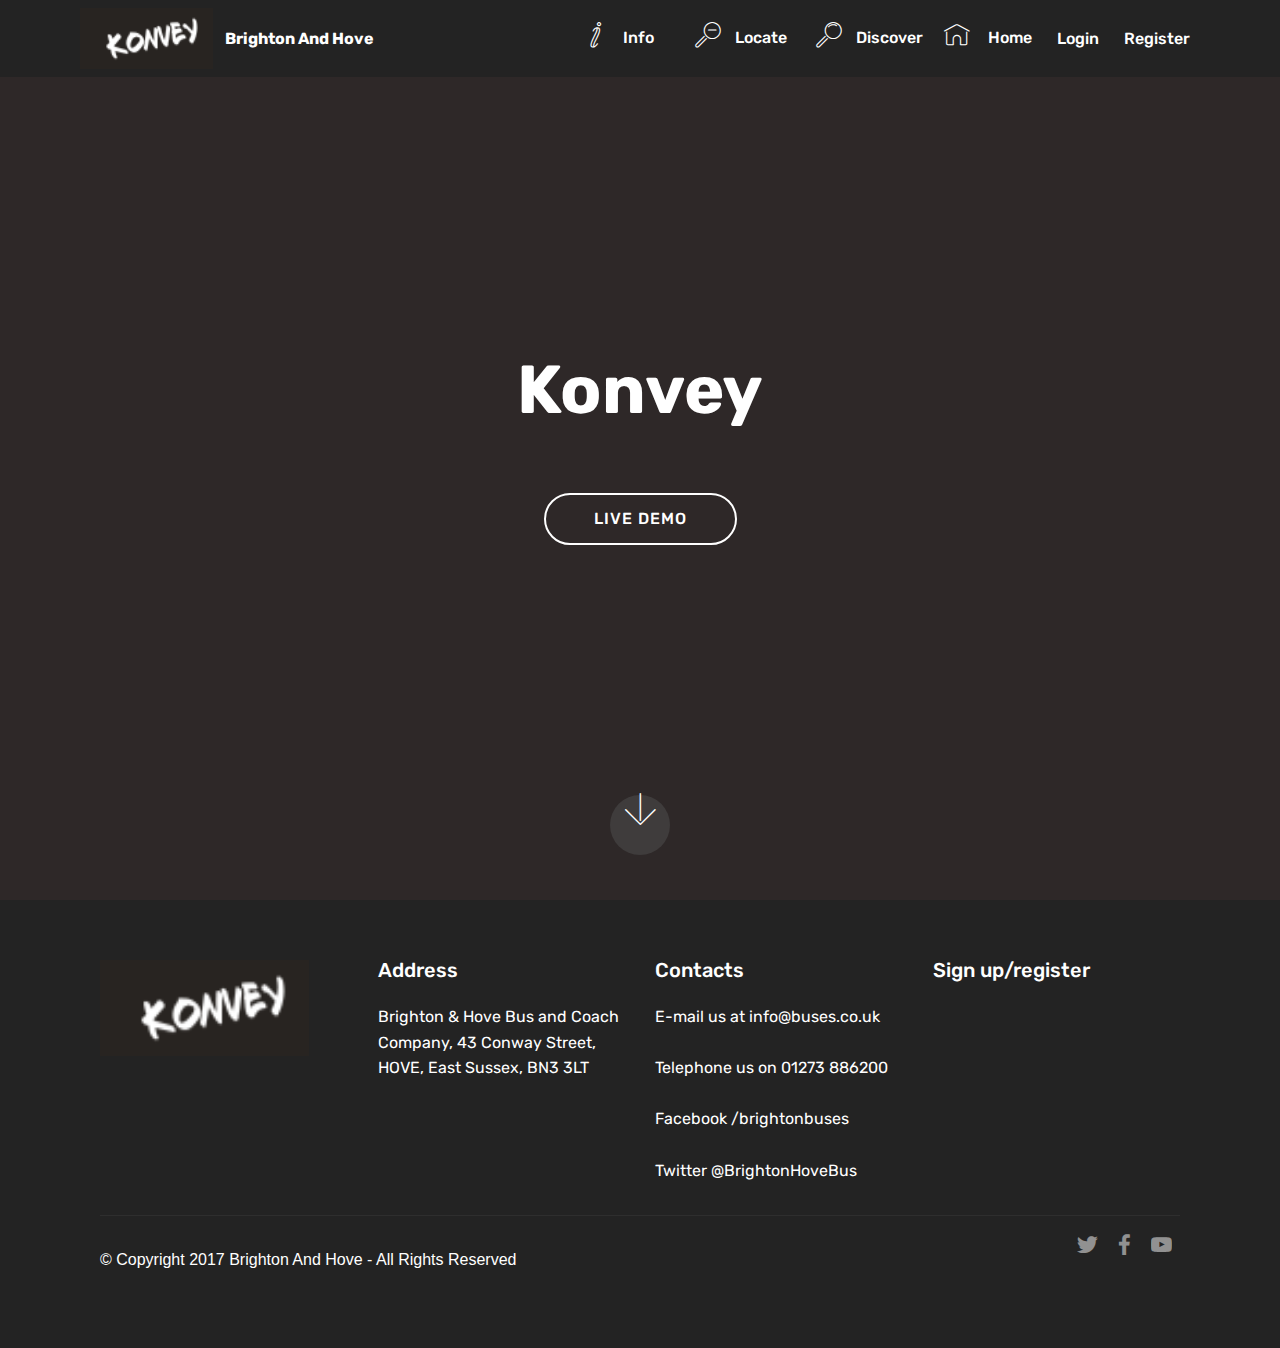
<file: page4.html>
<!DOCTYPE html>
<html >
<head>
  <!-- Site made with Mobirise Website Builder v4.7.8, https://mobirise.com -->
  <meta charset="UTF-8">
  <meta http-equiv="X-UA-Compatible" content="IE=edge">
  <meta name="generator" content="Mobirise v4.7.8, mobirise.com">
  <meta name="viewport" content="width=device-width, initial-scale=1, minimum-scale=1">
  <link rel="shortcut icon" href="assets/images/konvey-96x44.png" type="image/x-icon">
  <meta name="description" content="">
  <title>Discover</title>
  <link rel="stylesheet" href="assets/web/assets/mobirise-icons/mobirise-icons.css">
  <link rel="stylesheet" href="assets/tether/tether.min.css">
  <link rel="stylesheet" href="assets/bootstrap/css/bootstrap.min.css">
  <link rel="stylesheet" href="assets/bootstrap/css/bootstrap-grid.min.css">
  <link rel="stylesheet" href="assets/bootstrap/css/bootstrap-reboot.min.css">
  <link rel="stylesheet" href="assets/dropdown/css/style.css">
  <link rel="stylesheet" href="assets/socicon/css/styles.css">
  <link rel="stylesheet" href="assets/theme/css/style.css">
  <link rel="stylesheet" href="assets/mobirise/css/mbr-additional.css" type="text/css">
  
  
  
</head>
<body>
  <section class="menu cid-qVp3SEg9c4" once="menu" id="menu1-q">

    

    <nav class="navbar navbar-expand beta-menu navbar-dropdown align-items-center navbar-fixed-top navbar-toggleable-sm">
        <button class="navbar-toggler navbar-toggler-right" type="button" data-toggle="collapse" data-target="#navbarSupportedContent" aria-controls="navbarSupportedContent" aria-expanded="false" aria-label="Toggle navigation">
            <div class="hamburger">
                <span></span>
                <span></span>
                <span></span>
                <span></span>
            </div>
        </button>
        <div class="menu-logo">
            <div class="navbar-brand">
                <span class="navbar-logo">
                    <a href="https://mobirise.com">
                         <img src="assets/images/konvey-96x44.png" alt="Mobirise" title="" style="height: 3.8rem;">
                    </a>
                </span>
                <span class="navbar-caption-wrap"><a class="navbar-caption text-white display-4" href="https://mobirise.com">Brighton And Hove</a></span>
            </div>
        </div>
        <div class="collapse navbar-collapse" id="navbarSupportedContent">
            <ul class="navbar-nav nav-dropdown nav-right" data-app-modern-menu="true"><li class="nav-item"><a class="nav-link link text-white display-4" href="page2.html"><span class="mbri-italic mbr-iconfont mbr-iconfont-btn"></span>&nbsp;Info &nbsp; &nbsp;&nbsp;</a></li><li class="nav-item"><a class="nav-link link text-white display-4" href="page3.html"><span class="mbri-zoom-out mbr-iconfont mbr-iconfont-btn"></span>&nbsp;Locate &nbsp;</a></li>
                <li class="nav-item">
                    <a class="nav-link link text-white display-4" href="page4.html">
                        <span class="mbri-search mbr-iconfont mbr-iconfont-btn"></span>&nbsp;Discover</a>
                </li><li class="nav-item"><a class="nav-link link text-white display-4" href="index.html"><span class="mbri-home mbr-iconfont mbr-iconfont-btn"></span>
                        &nbsp;Home</a></li><li class="nav-item"><a class="nav-link link text-white display-4" href="page5.html">
                        &nbsp;Login</a></li><li class="nav-item"><a class="nav-link link text-white display-4" href="page6.html">
                        &nbsp;Register</a></li></ul>
            
        </div>
    </nav>
</section>

<section class="engine"><a href="https://mobirise.me/u">bootstrap responsive templates</a></section><section class="cid-qVp3SEV12T mbr-fullscreen" id="header2-r">

    

    

    <div class="container align-center">
        <div class="row justify-content-md-center">
            <div class="mbr-white col-md-10">
                <h1 class="mbr-section-title mbr-bold pb-3 mbr-fonts-style display-1">
                    Konvey<br></h1>
                
                <p class="mbr-text pb-3 mbr-fonts-style display-4"></p>
                <div class="mbr-section-btn"><a class="btn btn-md btn-white-outline display-4" href="https://mobirise.com">LIVE DEMO</a></div>
            </div>
        </div>
    </div>
    <div class="mbr-arrow hidden-sm-down" aria-hidden="true">
        <a href="#next">
            <i class="mbri-down mbr-iconfont"></i>
        </a>
    </div>
</section>

<section class="cid-qVp3SFlMSX" id="footer1-s">

    

    

    <div class="container">
        <div class="media-container-row content text-white">
            <div class="col-12 col-md-3">
                <div class="media-wrap">
                    <a href="https://mobirise.com/">
                        <img src="assets/images/konvey-96x44.png" alt="Mobirise" title="">
                    </a>
                </div>
            </div>
            <div class="col-12 col-md-3 mbr-fonts-style display-7">
                <h5 class="pb-3">
                    Address
                </h5>
                <p class="mbr-text">Brighton &amp; Hove Bus and Coach Company, 43 Conway Street, HOVE, East Sussex, BN3 3LT</p>
            </div>
            <div class="col-12 col-md-3 mbr-fonts-style display-7">
                <h5 class="pb-3">
                    Contacts
                </h5>
                <p class="mbr-text">E-mail us at info@buses.co.uk
<br>
<br>Telephone us on 01273 886200
<br><br>Facebook /brightonbuses
<br>
<br>Twitter @BrightonHoveBus</p>
            </div>
            <div class="col-12 col-md-3 mbr-fonts-style display-7">
                <h5 class="pb-3">Sign up/register</h5>
                <p class="mbr-text"></p>
            </div>
        </div>
        <div class="footer-lower">
            <div class="media-container-row">
                <div class="col-sm-12">
                    <hr>
                </div>
            </div>
            <div class="media-container-row mbr-white">
                <div class="col-sm-6 copyright">
                    <p class="mbr-text mbr-fonts-style display-7"></p><p>
                        © Copyright 2017 Brighton And&nbsp;Hove&nbsp;- All Rights Reserved
                    </p><p></p>
                </div>
                <div class="col-md-6">
                    <div class="social-list align-right">
                        <div class="soc-item">
                            <a href="https://twitter.com/BrightonHoveBus" target="_blank">
                                <span class="mbr-iconfont mbr-iconfont-social socicon-twitter socicon"></span>
                            </a>
                        </div>
                        <div class="soc-item">
                            <a href="https://www.facebook.com/pages/brightonbuses" target="_blank">
                                <span class="mbr-iconfont mbr-iconfont-social socicon-facebook socicon"></span>
                            </a>
                        </div>
                        <div class="soc-item">
                            <a href="https://www.youtube.com/c/BrightonandHove" target="_blank">
                                <span class="mbr-iconfont mbr-iconfont-social socicon-youtube socicon"></span>
                            </a>
                        </div>
                        
                        
                        
                    </div>
                </div>
            </div>
        </div>
    </div>
</section>


  <script src="assets/web/assets/jquery/jquery.min.js"></script>
  <script src="assets/popper/popper.min.js"></script>
  <script src="assets/tether/tether.min.js"></script>
  <script src="assets/bootstrap/js/bootstrap.min.js"></script>
  <script src="assets/smoothscroll/smooth-scroll.js"></script>
  <script src="assets/dropdown/js/script.min.js"></script>
  <script src="assets/touchswipe/jquery.touch-swipe.min.js"></script>
  <script src="assets/theme/js/script.js"></script>
  
  
</body>
</html>
</file>
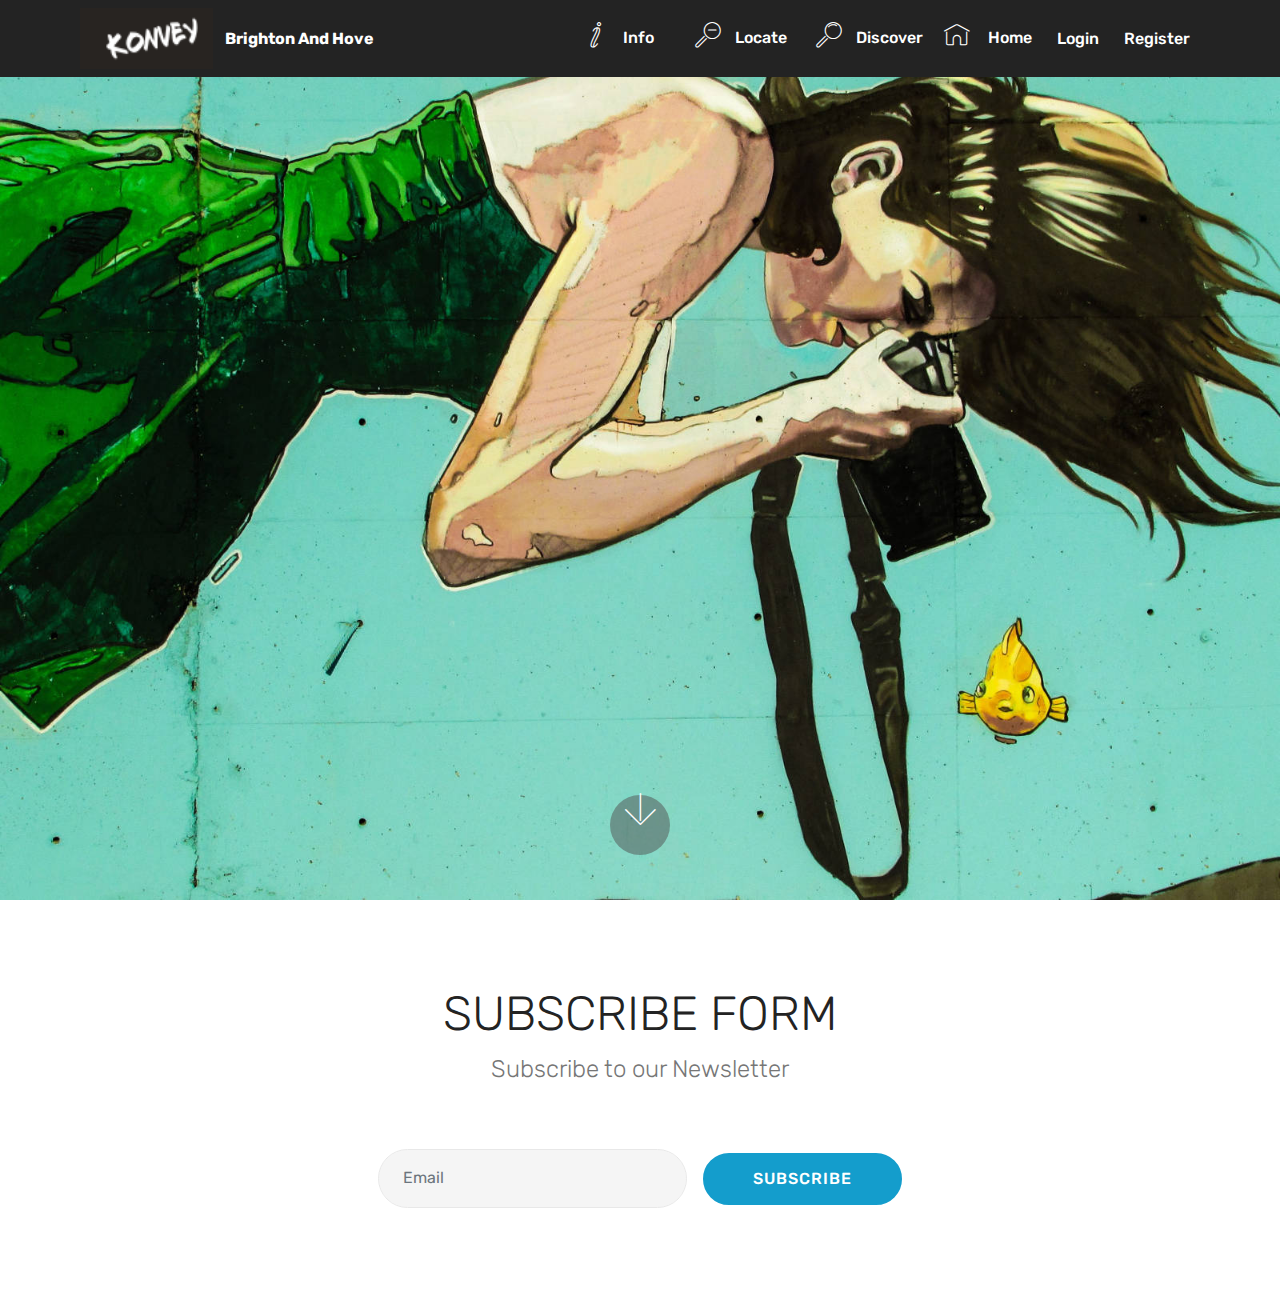
<file: page5.html>
<!DOCTYPE html>
<html >
<head>
  <!-- Site made with Mobirise Website Builder v4.7.8, https://mobirise.com -->
  <meta charset="UTF-8">
  <meta http-equiv="X-UA-Compatible" content="IE=edge">
  <meta name="generator" content="Mobirise v4.7.8, mobirise.com">
  <meta name="viewport" content="width=device-width, initial-scale=1, minimum-scale=1">
  <link rel="shortcut icon" href="assets/images/konvey-96x44.png" type="image/x-icon">
  <meta name="description" content="Website Generator Description">
  <title>Login</title>
  <link rel="stylesheet" href="assets/web/assets/mobirise-icons/mobirise-icons.css">
  <link rel="stylesheet" href="assets/tether/tether.min.css">
  <link rel="stylesheet" href="assets/bootstrap/css/bootstrap.min.css">
  <link rel="stylesheet" href="assets/bootstrap/css/bootstrap-grid.min.css">
  <link rel="stylesheet" href="assets/bootstrap/css/bootstrap-reboot.min.css">
  <link rel="stylesheet" href="assets/dropdown/css/style.css">
  <link rel="stylesheet" href="assets/theme/css/style.css">
  <link rel="stylesheet" href="assets/mobirise/css/mbr-additional.css" type="text/css">
  
  
  
</head>
<body>
  <section class="menu cid-qVHJa0mHLg" once="menu" id="menu1-x">

    

    <nav class="navbar navbar-expand beta-menu navbar-dropdown align-items-center navbar-fixed-top navbar-toggleable-sm">
        <button class="navbar-toggler navbar-toggler-right" type="button" data-toggle="collapse" data-target="#navbarSupportedContent" aria-controls="navbarSupportedContent" aria-expanded="false" aria-label="Toggle navigation">
            <div class="hamburger">
                <span></span>
                <span></span>
                <span></span>
                <span></span>
            </div>
        </button>
        <div class="menu-logo">
            <div class="navbar-brand">
                <span class="navbar-logo">
                    <a href="https://mobirise.com">
                         <img src="assets/images/konvey-96x44.png" alt="Mobirise" title="" style="height: 3.8rem;">
                    </a>
                </span>
                <span class="navbar-caption-wrap"><a class="navbar-caption text-white display-4" href="https://mobirise.com">Brighton And Hove</a></span>
            </div>
        </div>
        <div class="collapse navbar-collapse" id="navbarSupportedContent">
            <ul class="navbar-nav nav-dropdown nav-right" data-app-modern-menu="true"><li class="nav-item"><a class="nav-link link text-white display-4" href="page2.html"><span class="mbri-italic mbr-iconfont mbr-iconfont-btn"></span>&nbsp;Info &nbsp; &nbsp;&nbsp;</a></li><li class="nav-item"><a class="nav-link link text-white display-4" href="page3.html"><span class="mbri-zoom-out mbr-iconfont mbr-iconfont-btn"></span>&nbsp;Locate &nbsp;</a></li>
                <li class="nav-item">
                    <a class="nav-link link text-white display-4" href="page4.html">
                        <span class="mbri-search mbr-iconfont mbr-iconfont-btn"></span>&nbsp;Discover</a>
                </li><li class="nav-item"><a class="nav-link link text-white display-4" href="index.html"><span class="mbri-home mbr-iconfont mbr-iconfont-btn"></span>
                        &nbsp;Home</a></li><li class="nav-item"><a class="nav-link link text-white display-4" href="page5.html">
                        &nbsp;Login</a></li><li class="nav-item"><a class="nav-link link text-white display-4" href="page6.html">
                        &nbsp;Register</a></li></ul>
            
        </div>
    </nav>
</section>

<section class="engine"><a href="https://mobirise.me/v">free html templates</a></section><section class="cid-qW4en1m9CA mbr-fullscreen mbr-parallax-background" id="header2-18">

    

    

    <div class="container align-center">
        <div class="row justify-content-md-center">
            <div class="mbr-white col-md-10">
                
                
                
                
            </div>
        </div>
    </div>
    <div class="mbr-arrow hidden-sm-down" aria-hidden="true">
        <a href="#next">
            <i class="mbri-down mbr-iconfont"></i>
        </a>
    </div>
</section>

<section class="mbr-section form3 cid-qW4dRwY3FA" id="form3-12">

    

    

    <div class="container">
        <div class="row justify-content-center">
            <div class="title col-12 col-lg-8">
                <h2 class="align-center pb-2 mbr-fonts-style display-2">
                    SUBSCRIBE FORM
                </h2>
                <h3 class="mbr-section-subtitle align-center pb-5 mbr-light mbr-fonts-style display-5">
                    Subscribe to our Newsletter
                </h3>
            </div>
        </div>

        <div class="row py-2 justify-content-center">
            <div class="col-12 col-lg-6  col-md-8 " data-form-type="formoid">
                <div data-form-alert="" hidden="">
                        Thanks for filling out the form!
                </div>
                <form class="mbr-form" action="https://mobirise.com/" method="post" data-form-title="Mobirise Form"><input type="hidden" name="email" data-form-email="true" value="QYCMNMt92ZFE+5/1CV9SvAJDJgSUdifJ/3R/tO/h03Nzz46+XG8pb0XqjfCaQqAHVCCoD47QGcKXvdKv+wrxp1VbdZlsaYc01BY+RHPjl+CYQzl3R/WqLV6elCoMYHDA" data-form-field="Email">
                    <div class="mbr-subscribe input-group">
                        <input class="form-control" type="email" name="email" placeholder="Email" data-form-field="Email" required="" id="email-form3-12">
                        <span class="input-group-btn">
                            <button href="" type="submit" class="btn btn-primary  display-4">SUBSCRIBE</button>
                        </span>
                    </div>
                </form>
            </div>
        </div>
    </div>
</section>


  <script src="assets/web/assets/jquery/jquery.min.js"></script>
  <script src="assets/popper/popper.min.js"></script>
  <script src="assets/tether/tether.min.js"></script>
  <script src="assets/bootstrap/js/bootstrap.min.js"></script>
  <script src="assets/smoothscroll/smooth-scroll.js"></script>
  <script src="assets/dropdown/js/script.min.js"></script>
  <script src="assets/touchswipe/jquery.touch-swipe.min.js"></script>
  <script src="assets/parallax/jarallax.min.js"></script>
  <script src="assets/theme/js/script.js"></script>
  <script src="assets/formoid/formoid.min.js"></script>
  
  
</body>
</html>
</file>
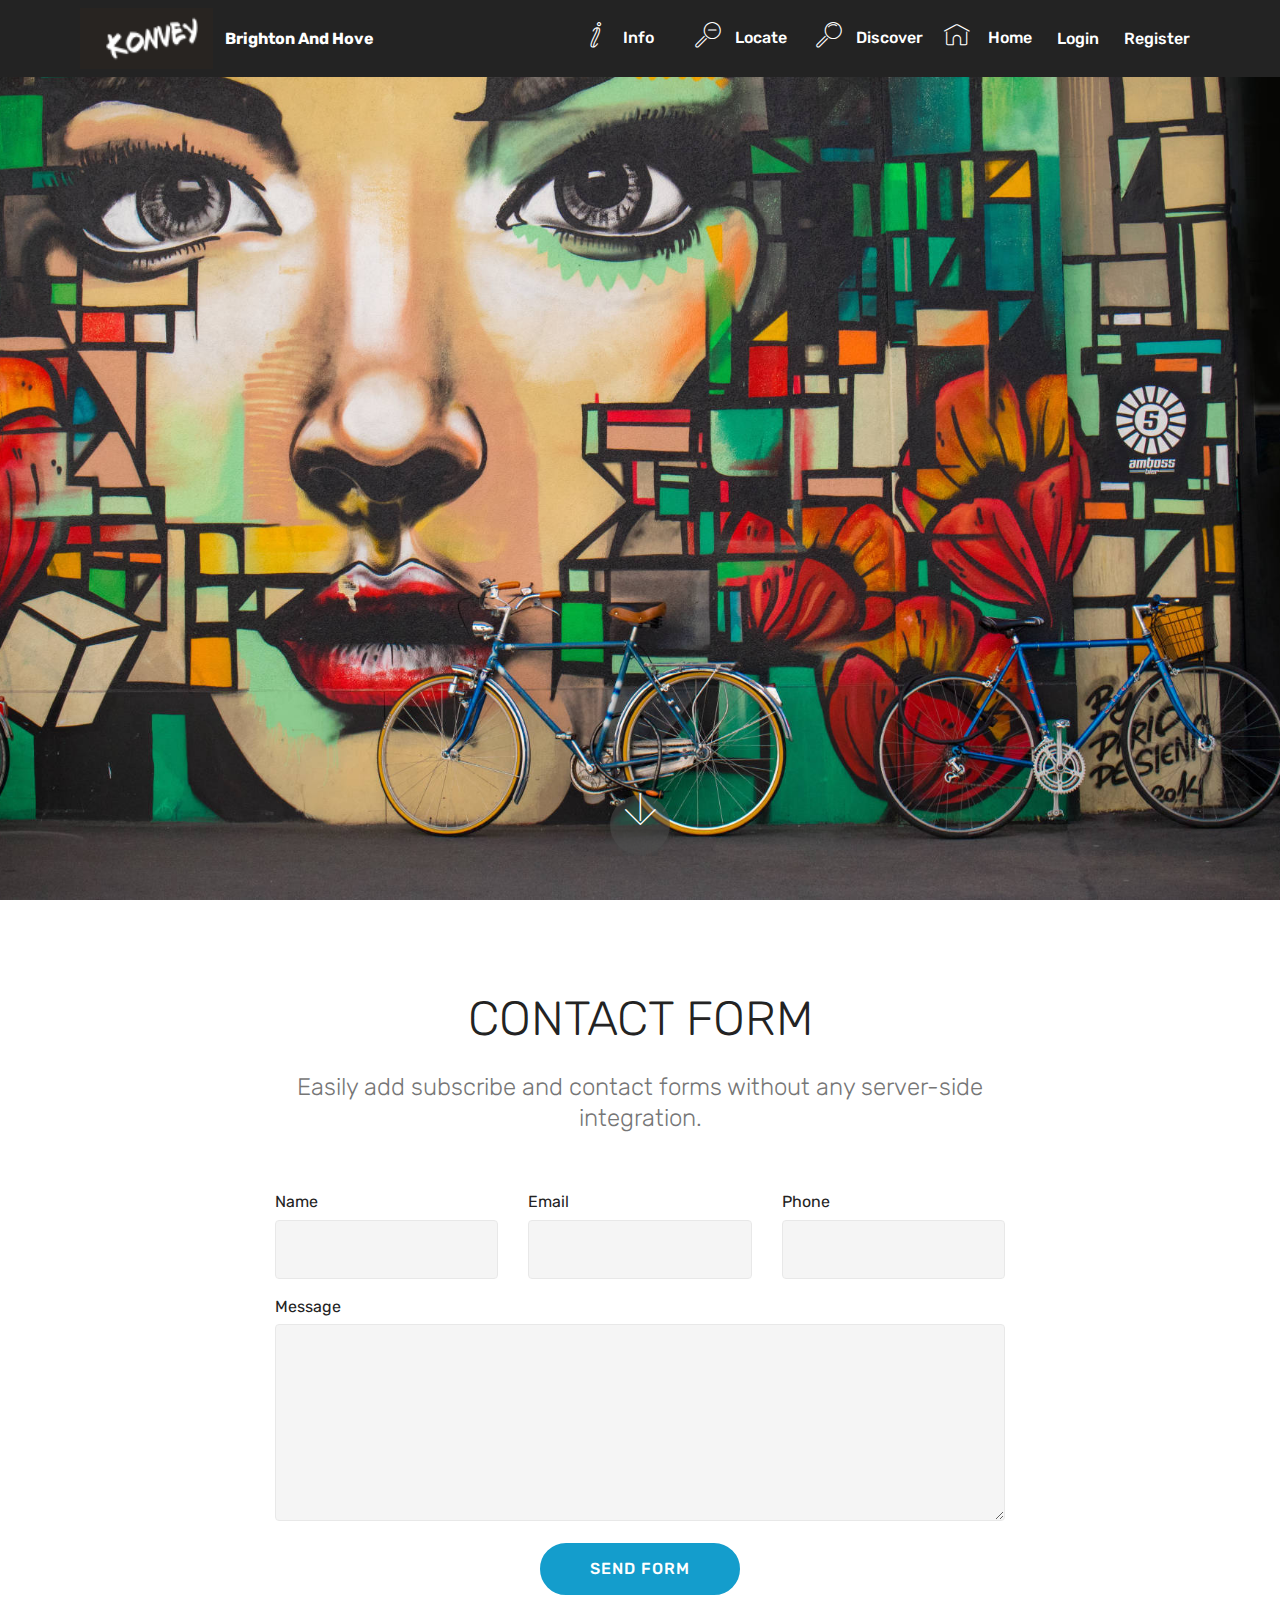
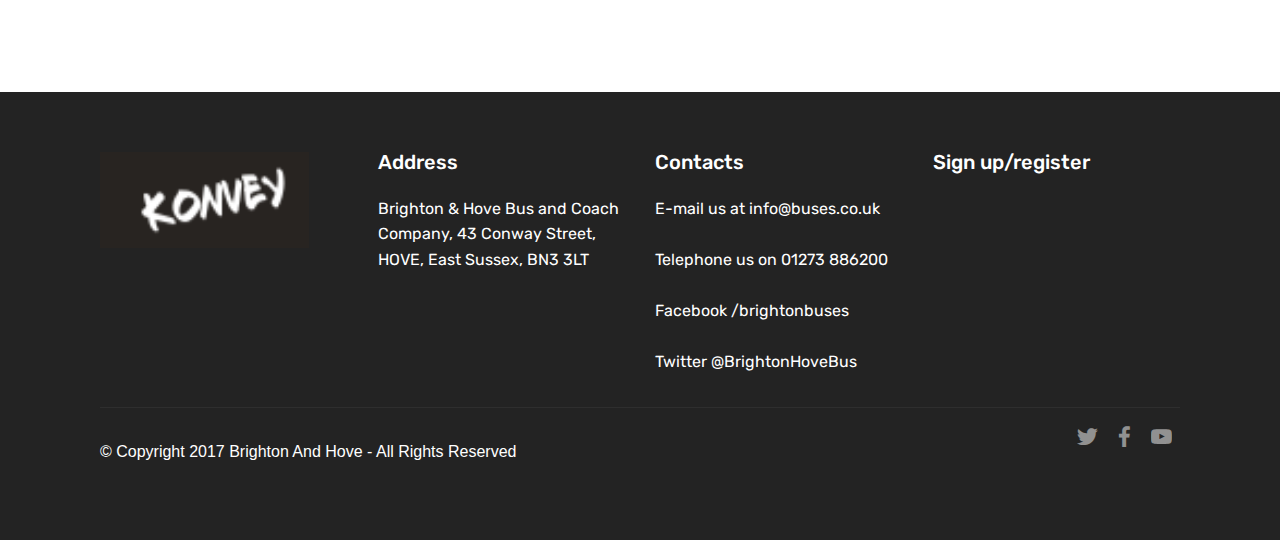
<file: page6.html>
<!DOCTYPE html>
<html >
<head>
  <!-- Site made with Mobirise Website Builder v4.7.8, https://mobirise.com -->
  <meta charset="UTF-8">
  <meta http-equiv="X-UA-Compatible" content="IE=edge">
  <meta name="generator" content="Mobirise v4.7.8, mobirise.com">
  <meta name="viewport" content="width=device-width, initial-scale=1, minimum-scale=1">
  <link rel="shortcut icon" href="assets/images/konvey-96x44.png" type="image/x-icon">
  <meta name="description" content="Web Site Builder Description">
  <title>Register</title>
  <link rel="stylesheet" href="assets/web/assets/mobirise-icons/mobirise-icons.css">
  <link rel="stylesheet" href="assets/tether/tether.min.css">
  <link rel="stylesheet" href="assets/bootstrap/css/bootstrap.min.css">
  <link rel="stylesheet" href="assets/bootstrap/css/bootstrap-grid.min.css">
  <link rel="stylesheet" href="assets/bootstrap/css/bootstrap-reboot.min.css">
  <link rel="stylesheet" href="assets/dropdown/css/style.css">
  <link rel="stylesheet" href="assets/socicon/css/styles.css">
  <link rel="stylesheet" href="assets/theme/css/style.css">
  <link rel="stylesheet" href="assets/mobirise/css/mbr-additional.css" type="text/css">
  
  
  
</head>
<body>
  <section class="menu cid-qVp3SEg9c4" once="menu" id="menu1-w">

    

    <nav class="navbar navbar-expand beta-menu navbar-dropdown align-items-center navbar-fixed-top navbar-toggleable-sm">
        <button class="navbar-toggler navbar-toggler-right" type="button" data-toggle="collapse" data-target="#navbarSupportedContent" aria-controls="navbarSupportedContent" aria-expanded="false" aria-label="Toggle navigation">
            <div class="hamburger">
                <span></span>
                <span></span>
                <span></span>
                <span></span>
            </div>
        </button>
        <div class="menu-logo">
            <div class="navbar-brand">
                <span class="navbar-logo">
                    <a href="https://mobirise.com">
                         <img src="assets/images/konvey-96x44.png" alt="Mobirise" title="" style="height: 3.8rem;">
                    </a>
                </span>
                <span class="navbar-caption-wrap"><a class="navbar-caption text-white display-4" href="https://mobirise.com">Brighton And Hove</a></span>
            </div>
        </div>
        <div class="collapse navbar-collapse" id="navbarSupportedContent">
            <ul class="navbar-nav nav-dropdown nav-right" data-app-modern-menu="true"><li class="nav-item"><a class="nav-link link text-white display-4" href="page2.html"><span class="mbri-italic mbr-iconfont mbr-iconfont-btn"></span>&nbsp;Info &nbsp; &nbsp;&nbsp;</a></li><li class="nav-item"><a class="nav-link link text-white display-4" href="page3.html"><span class="mbri-zoom-out mbr-iconfont mbr-iconfont-btn"></span>&nbsp;Locate &nbsp;</a></li>
                <li class="nav-item">
                    <a class="nav-link link text-white display-4" href="page4.html">
                        <span class="mbri-search mbr-iconfont mbr-iconfont-btn"></span>&nbsp;Discover</a>
                </li><li class="nav-item"><a class="nav-link link text-white display-4" href="index.html"><span class="mbri-home mbr-iconfont mbr-iconfont-btn"></span>
                        &nbsp;Home</a></li><li class="nav-item"><a class="nav-link link text-white display-4" href="page5.html">
                        &nbsp;Login</a></li><li class="nav-item"><a class="nav-link link text-white display-4" href="page6.html">
                        &nbsp;Register</a></li></ul>
            
        </div>
    </nav>
</section>

<section class="engine"><a href="https://mobirise.me/k">develop own website</a></section><section class="cid-qW4egIMZfr mbr-fullscreen mbr-parallax-background" id="header2-17">

    

    

    <div class="container align-center">
        <div class="row justify-content-md-center">
            <div class="mbr-white col-md-10">
                
                
                
                
            </div>
        </div>
    </div>
    <div class="mbr-arrow hidden-sm-down" aria-hidden="true">
        <a href="#next">
            <i class="mbri-down mbr-iconfont"></i>
        </a>
    </div>
</section>

<section class="mbr-section form1 cid-qW4e9MeSIU" id="form1-15">

    

    
    <div class="container">
        <div class="row justify-content-center">
            <div class="title col-12 col-lg-8">
                <h2 class="mbr-section-title align-center pb-3 mbr-fonts-style display-2">
                    CONTACT FORM
                </h2>
                <h3 class="mbr-section-subtitle align-center mbr-light pb-3 mbr-fonts-style display-5">
                    Easily add subscribe and contact forms without any server-side integration.
                </h3>
            </div>
        </div>
    </div>
    <div class="container">
        <div class="row justify-content-center">
            <div class="media-container-column col-lg-8" data-form-type="formoid">
                    <div data-form-alert="" hidden="">
                        Thanks for filling out the form!
                    </div>
            
                    <form class="mbr-form" action="https://mobirise.com/" method="post" data-form-title="Mobirise Form"><input type="hidden" name="email" data-form-email="true" value="XQk/hL96NLkK9ehhwyP2k7lBdhVgbY/C/QH9MhGM6LavSWPzceKcl9Ie9UhZ0tBcLaKCo7x2Ak+vPdjbe7TBJor6Sg6k1fBhCXMgUQNASZgconrwlvNDXUDv+K0tQRn3" data-form-field="Email">
                        <div class="row row-sm-offset">
                            <div class="col-md-4 multi-horizontal" data-for="name">
                                <div class="form-group">
                                    <label class="form-control-label mbr-fonts-style display-7" for="name-form1-15">Name</label>
                                    <input type="text" class="form-control" name="name" data-form-field="Name" required="" id="name-form1-15">
                                </div>
                            </div>
                            <div class="col-md-4 multi-horizontal" data-for="email">
                                <div class="form-group">
                                    <label class="form-control-label mbr-fonts-style display-7" for="email-form1-15">Email</label>
                                    <input type="email" class="form-control" name="email" data-form-field="Email" required="" id="email-form1-15">
                                </div>
                            </div>
                            <div class="col-md-4 multi-horizontal" data-for="phone">
                                <div class="form-group">
                                    <label class="form-control-label mbr-fonts-style display-7" for="phone-form1-15">Phone</label>
                                    <input type="tel" class="form-control" name="phone" data-form-field="Phone" id="phone-form1-15">
                                </div>
                            </div>
                        </div>
                        <div class="form-group" data-for="message">
                            <label class="form-control-label mbr-fonts-style display-7" for="message-form1-15">Message</label>
                            <textarea type="text" class="form-control" name="message" rows="7" data-form-field="Message" id="message-form1-15"></textarea>
                        </div>
            
                        <span class="input-group-btn">
                            <button href="" type="submit" class="btn btn-primary btn-form display-4">SEND FORM</button>
                        </span>
                    </form>
            </div>
        </div>
    </div>
</section>

<section class="cid-qVHJk4A98I" id="footer1-y">

    

    

    <div class="container">
        <div class="media-container-row content text-white">
            <div class="col-12 col-md-3">
                <div class="media-wrap">
                    <a href="https://mobirise.com/">
                        <img src="assets/images/konvey-96x44.png" alt="Mobirise" title="">
                    </a>
                </div>
            </div>
            <div class="col-12 col-md-3 mbr-fonts-style display-7">
                <h5 class="pb-3">
                    Address
                </h5>
                <p class="mbr-text">Brighton &amp; Hove Bus and Coach Company, 43 Conway Street, HOVE, East Sussex, BN3 3LT</p>
            </div>
            <div class="col-12 col-md-3 mbr-fonts-style display-7">
                <h5 class="pb-3">
                    Contacts
                </h5>
                <p class="mbr-text">E-mail us at info@buses.co.uk
<br>
<br>Telephone us on 01273 886200
<br><br>Facebook /brightonbuses
<br>
<br>Twitter @BrightonHoveBus</p>
            </div>
            <div class="col-12 col-md-3 mbr-fonts-style display-7">
                <h5 class="pb-3">Sign up/register</h5>
                <p class="mbr-text"></p>
            </div>
        </div>
        <div class="footer-lower">
            <div class="media-container-row">
                <div class="col-sm-12">
                    <hr>
                </div>
            </div>
            <div class="media-container-row mbr-white">
                <div class="col-sm-6 copyright">
                    <p class="mbr-text mbr-fonts-style display-7"></p><p>
                        © Copyright 2017 Brighton And&nbsp;Hove&nbsp;- All Rights Reserved
                    </p><p></p>
                </div>
                <div class="col-md-6">
                    <div class="social-list align-right">
                        <div class="soc-item">
                            <a href="https://twitter.com/BrightonHoveBus" target="_blank">
                                <span class="mbr-iconfont mbr-iconfont-social socicon-twitter socicon"></span>
                            </a>
                        </div>
                        <div class="soc-item">
                            <a href="https://www.facebook.com/pages/brightonbuses" target="_blank">
                                <span class="mbr-iconfont mbr-iconfont-social socicon-facebook socicon"></span>
                            </a>
                        </div>
                        <div class="soc-item">
                            <a href="https://www.youtube.com/c/BrightonandHove" target="_blank">
                                <span class="mbr-iconfont mbr-iconfont-social socicon-youtube socicon"></span>
                            </a>
                        </div>
                        
                        
                        
                    </div>
                </div>
            </div>
        </div>
    </div>
</section>


  <script src="assets/web/assets/jquery/jquery.min.js"></script>
  <script src="assets/popper/popper.min.js"></script>
  <script src="assets/tether/tether.min.js"></script>
  <script src="assets/bootstrap/js/bootstrap.min.js"></script>
  <script src="assets/smoothscroll/smooth-scroll.js"></script>
  <script src="assets/dropdown/js/script.min.js"></script>
  <script src="assets/touchswipe/jquery.touch-swipe.min.js"></script>
  <script src="assets/parallax/jarallax.min.js"></script>
  <script src="assets/theme/js/script.js"></script>
  <script src="assets/formoid/formoid.min.js"></script>
  
  
</body>
</html>
</file>
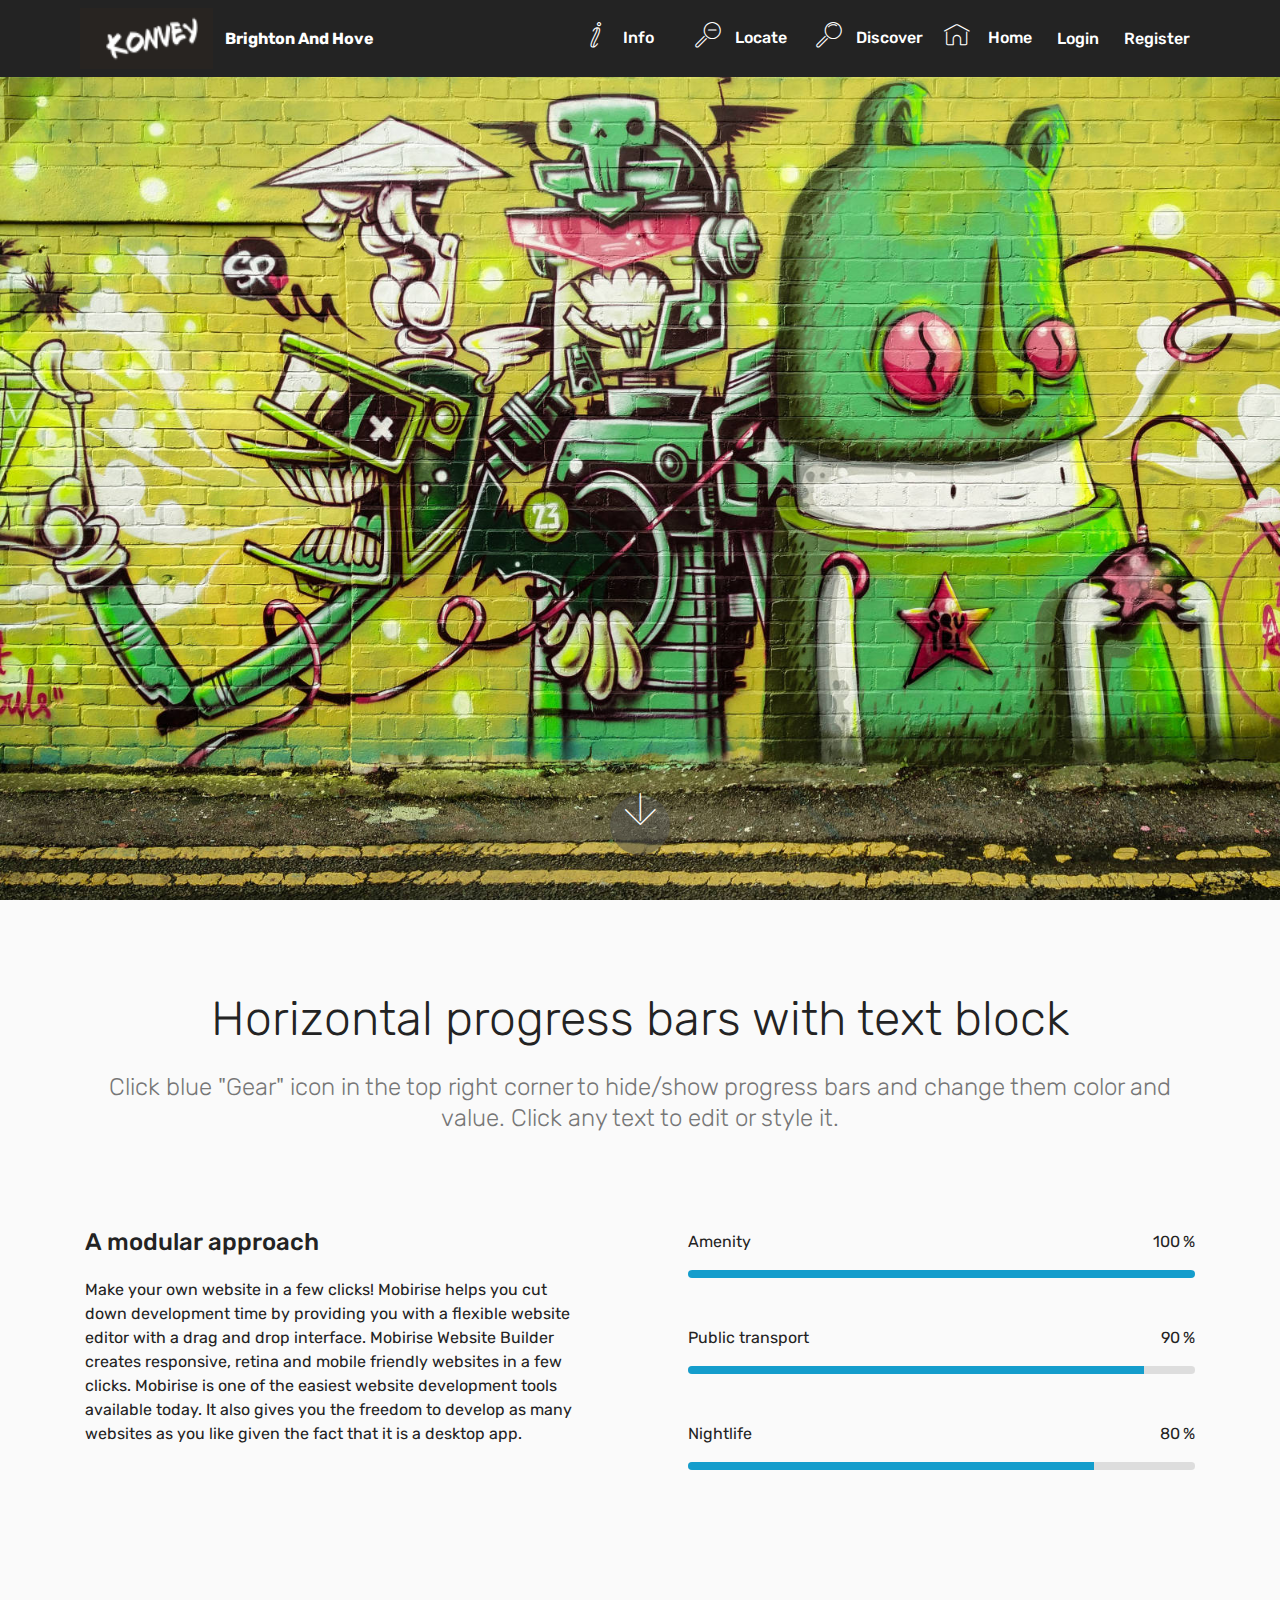
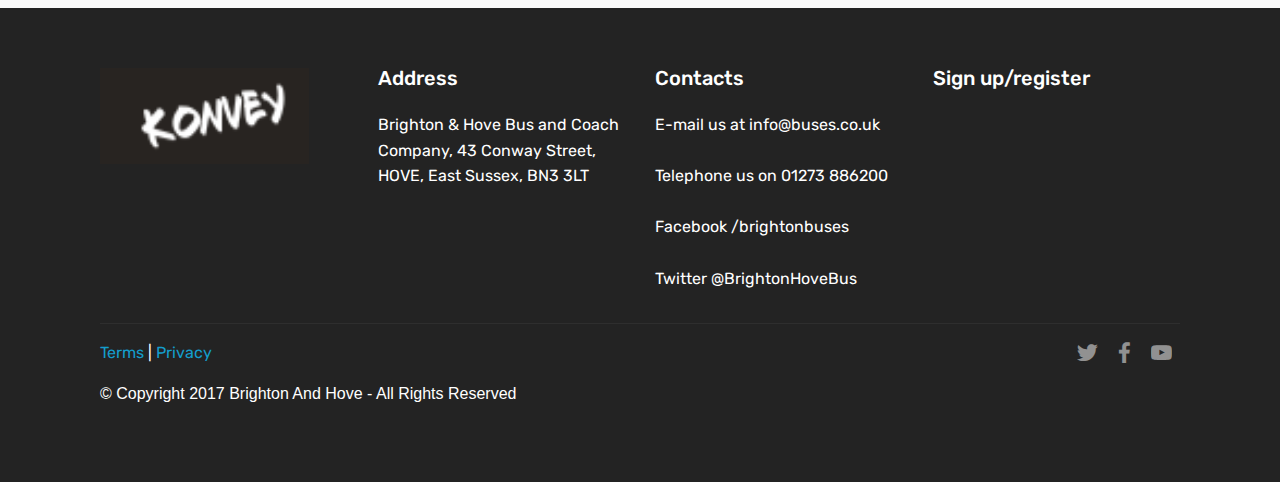
<file: privacy.html>
<!DOCTYPE html>
<html >
<head>
  <!-- Site made with Mobirise Website Builder v4.7.8, https://mobirise.com -->
  <meta charset="UTF-8">
  <meta http-equiv="X-UA-Compatible" content="IE=edge">
  <meta name="generator" content="Mobirise v4.7.8, mobirise.com">
  <meta name="viewport" content="width=device-width, initial-scale=1, minimum-scale=1">
  <link rel="shortcut icon" href="assets/images/konvey-96x44.png" type="image/x-icon">
  <meta name="description" content="Web Generator Description">
  <title>privacy</title>
  <link rel="stylesheet" href="assets/web/assets/mobirise-icons/mobirise-icons.css">
  <link rel="stylesheet" href="assets/tether/tether.min.css">
  <link rel="stylesheet" href="assets/bootstrap/css/bootstrap.min.css">
  <link rel="stylesheet" href="assets/bootstrap/css/bootstrap-grid.min.css">
  <link rel="stylesheet" href="assets/bootstrap/css/bootstrap-reboot.min.css">
  <link rel="stylesheet" href="assets/socicon/css/styles.css">
  <link rel="stylesheet" href="assets/dropdown/css/style.css">
  <link rel="stylesheet" href="assets/theme/css/style.css">
  <link rel="stylesheet" href="assets/mobirise/css/mbr-additional.css" type="text/css">
  
  
  
</head>
<body>
  <section class="menu cid-qW4eKFXFVZ" once="menu" id="menu1-1e">

    

    <nav class="navbar navbar-expand beta-menu navbar-dropdown align-items-center navbar-fixed-top navbar-toggleable-sm">
        <button class="navbar-toggler navbar-toggler-right" type="button" data-toggle="collapse" data-target="#navbarSupportedContent" aria-controls="navbarSupportedContent" aria-expanded="false" aria-label="Toggle navigation">
            <div class="hamburger">
                <span></span>
                <span></span>
                <span></span>
                <span></span>
            </div>
        </button>
        <div class="menu-logo">
            <div class="navbar-brand">
                <span class="navbar-logo">
                    <a href="https://mobirise.com">
                         <img src="assets/images/konvey-96x44.png" alt="Mobirise" title="" style="height: 3.8rem;">
                    </a>
                </span>
                <span class="navbar-caption-wrap"><a class="navbar-caption text-white display-4" href="https://mobirise.com">Brighton And Hove</a></span>
            </div>
        </div>
        <div class="collapse navbar-collapse" id="navbarSupportedContent">
            <ul class="navbar-nav nav-dropdown nav-right" data-app-modern-menu="true"><li class="nav-item"><a class="nav-link link text-white display-4" href="page2.html"><span class="mbri-italic mbr-iconfont mbr-iconfont-btn"></span>&nbsp;Info &nbsp; &nbsp;&nbsp;</a></li><li class="nav-item"><a class="nav-link link text-white display-4" href="page3.html"><span class="mbri-zoom-out mbr-iconfont mbr-iconfont-btn"></span>&nbsp;Locate &nbsp;</a></li>
                <li class="nav-item">
                    <a class="nav-link link text-white display-4" href="page4.html">
                        <span class="mbri-search mbr-iconfont mbr-iconfont-btn"></span>&nbsp;Discover</a>
                </li><li class="nav-item"><a class="nav-link link text-white display-4" href="index.html"><span class="mbri-home mbr-iconfont mbr-iconfont-btn"></span>
                        &nbsp;Home</a></li><li class="nav-item"><a class="nav-link link text-white display-4" href="page5.html">
                        &nbsp;Login</a></li><li class="nav-item"><a class="nav-link link text-white display-4" href="page6.html">
                        &nbsp;Register</a></li></ul>
            
        </div>
    </nav>
</section>

<section class="engine"><a href="https://mobirise.me/d">site maker</a></section><section class="cid-qW4eKIvDBn mbr-fullscreen mbr-parallax-background" id="header2-1f">

    

    

    <div class="container align-center">
        <div class="row justify-content-md-center">
            <div class="mbr-white col-md-10">
                
                
                
                
            </div>
        </div>
    </div>
    <div class="mbr-arrow hidden-sm-down" aria-hidden="true">
        <a href="#next">
            <i class="mbri-down mbr-iconfont"></i>
        </a>
    </div>
</section>

<section class="progress-bars2 cid-qW4f0yn2Ru" id="progress-bars2-1j">
    
     

    

    <div class="container">
        <h2 class="mbr-section-title pb-3 align-center mbr-fonts-style display-2">
            Horizontal progress bars with text block
        </h2>

        <h3 class="mbr-section-subtitle mbr-fonts-style display-5">
            Click blue "Gear" icon in the top right corner to hide/show progress bars and change them color and value. Click any text to edit or style it.
        </h3>

        <div class="row pt-5 mt-5">
            <div class="col-md-6 text-elements">
                <h4 class="section-content-title pb-3 align-left mbr-fonts-style display-5">
                    A modular approach  
                </h4>
                <p class="section-content-text align-left mbr-fonts-style display-7">
                    Make your own website in a few clicks! Mobirise helps you cut down development time by providing you with a flexible website editor with a drag and drop interface. Mobirise Website Builder creates responsive, retina and mobile friendly websites in a few clicks. Mobirise is one of the easiest website development tools available today. It also gives you the freedom to develop as many websites as you like given the fact that it is a desktop app.
                </p>
            </div>
            <div class="progress_elements col-md-6">
                <div class="progress1 pb-5">
                    <div class="title-wrap">
                        <div class="progressbar-title mbr-fonts-style display-7">
                            <p>
                                Amenity
                            </p>
                        </div>
                        <div class="progress_value mbr-fonts-style display-7">
                            <div class="progressbar-number">
                            </div>
                            <span>%</span>
                        </div>
                    </div>
                    <progress class="progress progress-primary " max="100" value="100">
                    </progress>
                </div>
                 
                <div class="progress2 pb-5">
                    <div class="title-wrap">
                        <div class="progressbar-title mbr-fonts-style display-7">
                            <p>
                                Public transport
                            </p>
                        </div>
                    <div class="progress_value mbr-fonts-style display-7">
                        <div class="progressbar-number">
                        </div>
                        <span>%</span>
                    </div>
                    </div>
                    <progress class="progress progress-primary" max="100" value="90">
                    </progress>
                </div>
                
                <div class="progress3 pb-5">
                    <div class="title-wrap">
                        <div class="progressbar-title mbr-fonts-style display-7">
                            <p>
                                Nightlife
                            </p>
                        </div>
                    <div class="progress_value mbr-fonts-style display-7">
                        <div class="progressbar-number">
                        </div>
                        <span>%</span>
                    </div>
                    </div>
                    <progress class="progress progress-primary" max="100" value="80">
                    </progress>
                </div>
                
                
            
                
            </div>
        </div>
    </div>
</section>

<section class="cid-qW4eKNft4R" id="footer1-1h">

    

    

    <div class="container">
        <div class="media-container-row content text-white">
            <div class="col-12 col-md-3">
                <div class="media-wrap">
                    <a href="https://mobirise.com/">
                        <img src="assets/images/konvey-96x44.png" alt="Mobirise" title="">
                    </a>
                </div>
            </div>
            <div class="col-12 col-md-3 mbr-fonts-style display-7">
                <h5 class="pb-3">
                    Address
                </h5>
                <p class="mbr-text">Brighton &amp; Hove Bus and Coach Company, 43 Conway Street, HOVE, East Sussex, BN3 3LT</p>
            </div>
            <div class="col-12 col-md-3 mbr-fonts-style display-7">
                <h5 class="pb-3">
                    Contacts
                </h5>
                <p class="mbr-text">E-mail us at info@buses.co.uk
<br>
<br>Telephone us on 01273 886200
<br><br>Facebook /brightonbuses
<br>
<br>Twitter @BrightonHoveBus</p>
            </div>
            <div class="col-12 col-md-3 mbr-fonts-style display-7">
                <h5 class="pb-3">Sign up/register</h5>
                <p class="mbr-text"></p>
            </div>
        </div>
        <div class="footer-lower">
            <div class="media-container-row">
                <div class="col-sm-12">
                    <hr>
                </div>
            </div>
            <div class="media-container-row mbr-white">
                <div class="col-sm-6 copyright">
                    <p class="mbr-text mbr-fonts-style display-7"><a href="http://terms.html">Terms </a>| <a href="http://privacy.html">Privacy</a></p><p>
                        © Copyright 2017 Brighton And&nbsp;Hove&nbsp;- All Rights Reserved
                    </p><p></p>
                </div>
                <div class="col-md-6">
                    <div class="social-list align-right">
                        <div class="soc-item">
                            <a href="https://twitter.com/BrightonHoveBus" target="_blank">
                                <span class="mbr-iconfont mbr-iconfont-social socicon-twitter socicon"></span>
                            </a>
                        </div>
                        <div class="soc-item">
                            <a href="https://www.facebook.com/pages/brightonbuses" target="_blank">
                                <span class="mbr-iconfont mbr-iconfont-social socicon-facebook socicon"></span>
                            </a>
                        </div>
                        <div class="soc-item">
                            <a href="https://www.youtube.com/c/BrightonandHove" target="_blank">
                                <span class="mbr-iconfont mbr-iconfont-social socicon-youtube socicon"></span>
                            </a>
                        </div>
                        
                        
                        
                    </div>
                </div>
            </div>
        </div>
    </div>
</section>


  <script src="assets/web/assets/jquery/jquery.min.js"></script>
  <script src="assets/popper/popper.min.js"></script>
  <script src="assets/tether/tether.min.js"></script>
  <script src="assets/bootstrap/js/bootstrap.min.js"></script>
  <script src="assets/dropdown/js/script.min.js"></script>
  <script src="assets/touchswipe/jquery.touch-swipe.min.js"></script>
  <script src="assets/parallax/jarallax.min.js"></script>
  <script src="assets/smoothscroll/smooth-scroll.js"></script>
  <script src="assets/theme/js/script.js"></script>
  
  
</body>
</html>
</file>
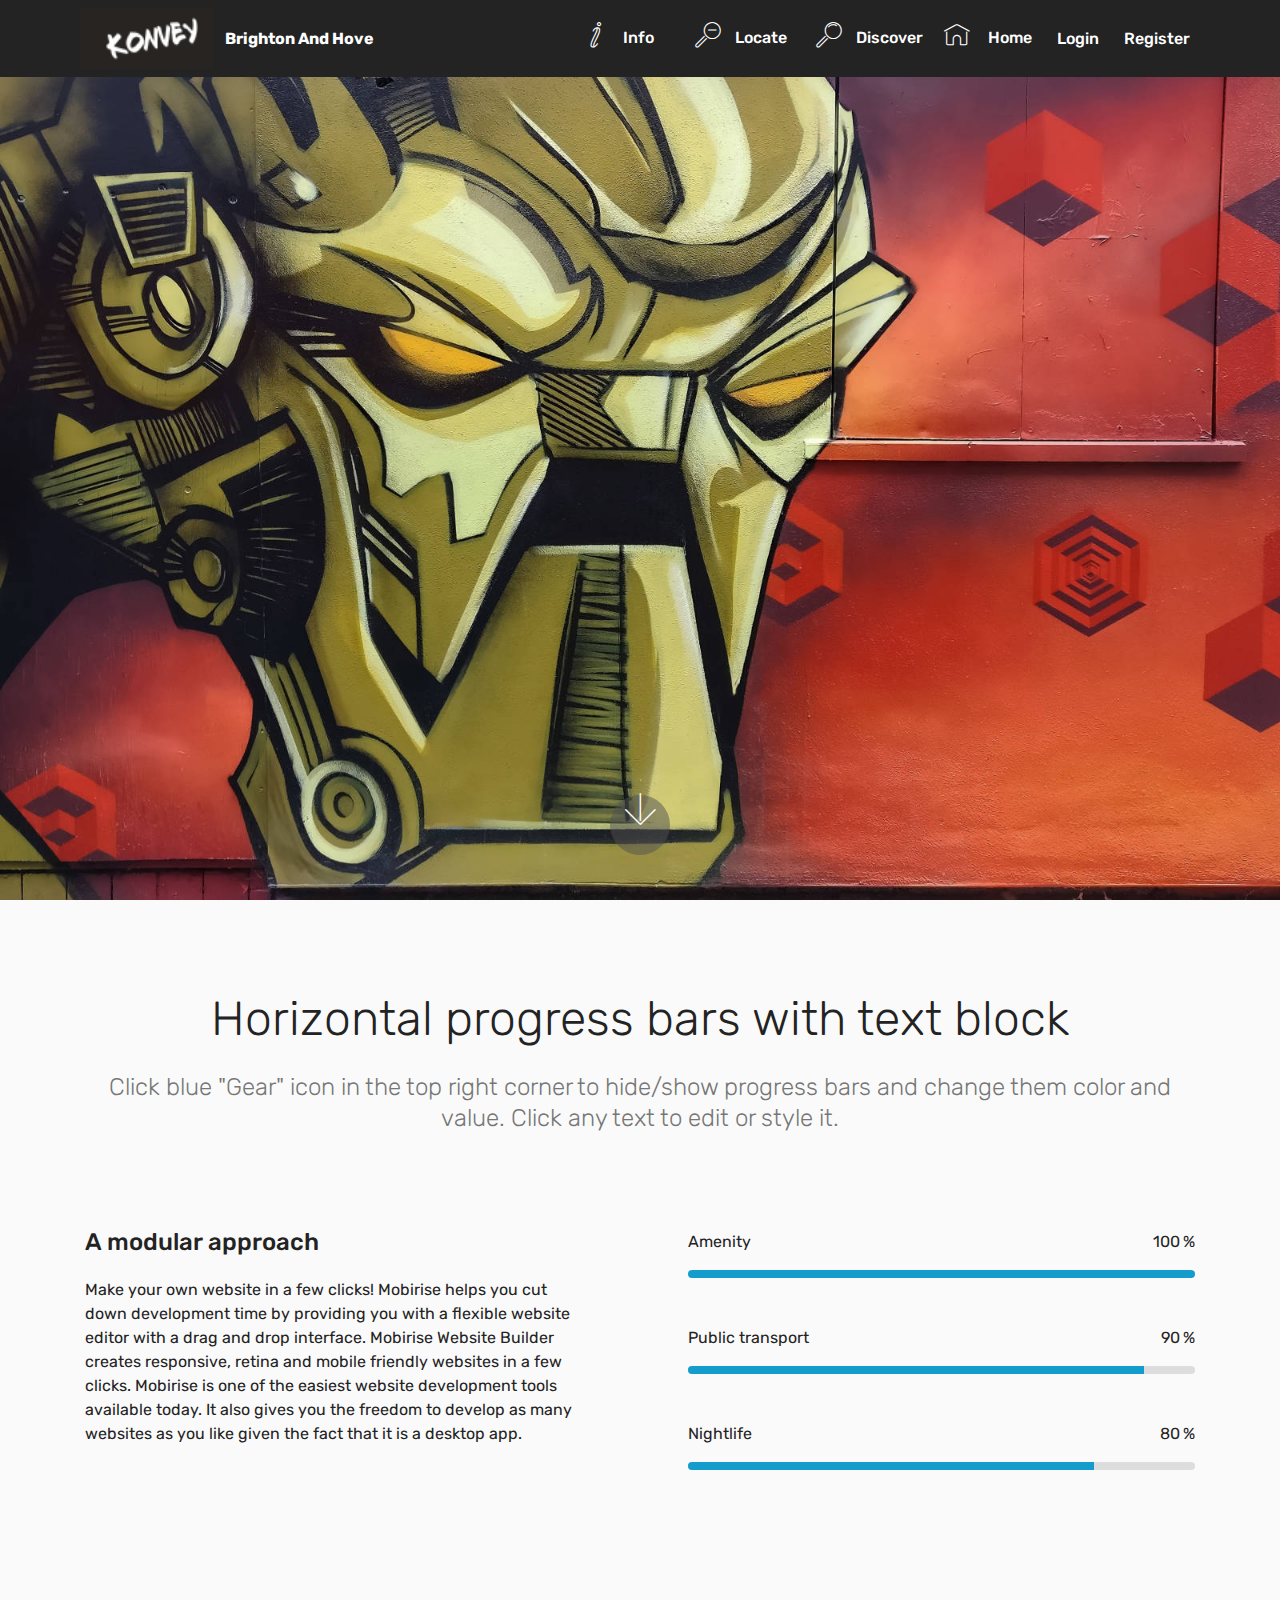
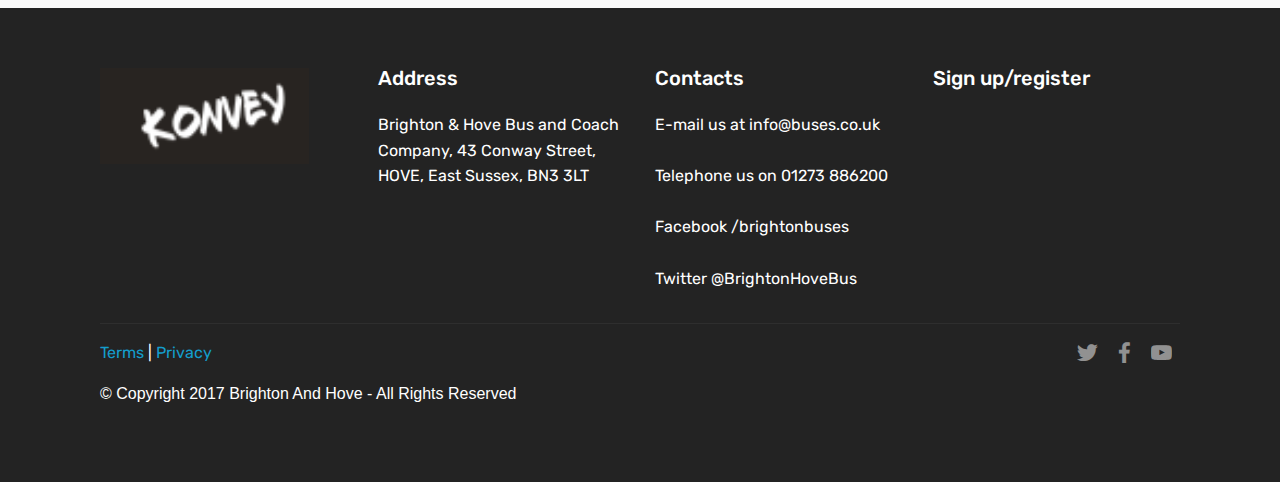
<file: terms.html>
<!DOCTYPE html>
<html >
<head>
  <!-- Site made with Mobirise Website Builder v4.7.8, https://mobirise.com -->
  <meta charset="UTF-8">
  <meta http-equiv="X-UA-Compatible" content="IE=edge">
  <meta name="generator" content="Mobirise v4.7.8, mobirise.com">
  <meta name="viewport" content="width=device-width, initial-scale=1, minimum-scale=1">
  <link rel="shortcut icon" href="assets/images/konvey-96x44.png" type="image/x-icon">
  <meta name="description" content="Web Generator Description">
  <title>terms</title>
  <link rel="stylesheet" href="assets/web/assets/mobirise-icons/mobirise-icons.css">
  <link rel="stylesheet" href="assets/tether/tether.min.css">
  <link rel="stylesheet" href="assets/bootstrap/css/bootstrap.min.css">
  <link rel="stylesheet" href="assets/bootstrap/css/bootstrap-grid.min.css">
  <link rel="stylesheet" href="assets/bootstrap/css/bootstrap-reboot.min.css">
  <link rel="stylesheet" href="assets/socicon/css/styles.css">
  <link rel="stylesheet" href="assets/dropdown/css/style.css">
  <link rel="stylesheet" href="assets/theme/css/style.css">
  <link rel="stylesheet" href="assets/mobirise/css/mbr-additional.css" type="text/css">
  
  
  
</head>
<body>
  <section class="menu cid-qW4eJbHs4l" once="menu" id="menu1-1a">

    

    <nav class="navbar navbar-expand beta-menu navbar-dropdown align-items-center navbar-fixed-top navbar-toggleable-sm">
        <button class="navbar-toggler navbar-toggler-right" type="button" data-toggle="collapse" data-target="#navbarSupportedContent" aria-controls="navbarSupportedContent" aria-expanded="false" aria-label="Toggle navigation">
            <div class="hamburger">
                <span></span>
                <span></span>
                <span></span>
                <span></span>
            </div>
        </button>
        <div class="menu-logo">
            <div class="navbar-brand">
                <span class="navbar-logo">
                    <a href="https://mobirise.com">
                         <img src="assets/images/konvey-96x44.png" alt="Mobirise" title="" style="height: 3.8rem;">
                    </a>
                </span>
                <span class="navbar-caption-wrap"><a class="navbar-caption text-white display-4" href="https://mobirise.com">Brighton And Hove</a></span>
            </div>
        </div>
        <div class="collapse navbar-collapse" id="navbarSupportedContent">
            <ul class="navbar-nav nav-dropdown nav-right" data-app-modern-menu="true"><li class="nav-item"><a class="nav-link link text-white display-4" href="page2.html"><span class="mbri-italic mbr-iconfont mbr-iconfont-btn"></span>&nbsp;Info &nbsp; &nbsp;&nbsp;</a></li><li class="nav-item"><a class="nav-link link text-white display-4" href="page3.html"><span class="mbri-zoom-out mbr-iconfont mbr-iconfont-btn"></span>&nbsp;Locate &nbsp;</a></li>
                <li class="nav-item">
                    <a class="nav-link link text-white display-4" href="page4.html">
                        <span class="mbri-search mbr-iconfont mbr-iconfont-btn"></span>&nbsp;Discover</a>
                </li><li class="nav-item"><a class="nav-link link text-white display-4" href="index.html"><span class="mbri-home mbr-iconfont mbr-iconfont-btn"></span>
                        &nbsp;Home</a></li><li class="nav-item"><a class="nav-link link text-white display-4" href="page5.html">
                        &nbsp;Login</a></li><li class="nav-item"><a class="nav-link link text-white display-4" href="page6.html">
                        &nbsp;Register</a></li></ul>
            
        </div>
    </nav>
</section>

<section class="engine"><a href="https://mobirise.me/o">free one page site templates</a></section><section class="cid-qW4eJe4vOW mbr-fullscreen mbr-parallax-background" id="header2-1b">

    

    

    <div class="container align-center">
        <div class="row justify-content-md-center">
            <div class="mbr-white col-md-10">
                
                
                
                
            </div>
        </div>
    </div>
    <div class="mbr-arrow hidden-sm-down" aria-hidden="true">
        <a href="#next">
            <i class="mbri-down mbr-iconfont"></i>
        </a>
    </div>
</section>

<section class="progress-bars2 cid-qW4eVDc70t" id="progress-bars2-1i">
    
     

    

    <div class="container">
        <h2 class="mbr-section-title pb-3 align-center mbr-fonts-style display-2">
            Horizontal progress bars with text block
        </h2>

        <h3 class="mbr-section-subtitle mbr-fonts-style display-5">
            Click blue "Gear" icon in the top right corner to hide/show progress bars and change them color and value. Click any text to edit or style it.
        </h3>

        <div class="row pt-5 mt-5">
            <div class="col-md-6 text-elements">
                <h4 class="section-content-title pb-3 align-left mbr-fonts-style display-5">
                    A modular approach  
                </h4>
                <p class="section-content-text align-left mbr-fonts-style display-7">
                    Make your own website in a few clicks! Mobirise helps you cut down development time by providing you with a flexible website editor with a drag and drop interface. Mobirise Website Builder creates responsive, retina and mobile friendly websites in a few clicks. Mobirise is one of the easiest website development tools available today. It also gives you the freedom to develop as many websites as you like given the fact that it is a desktop app.
                </p>
            </div>
            <div class="progress_elements col-md-6">
                <div class="progress1 pb-5">
                    <div class="title-wrap">
                        <div class="progressbar-title mbr-fonts-style display-7">
                            <p>
                                Amenity
                            </p>
                        </div>
                        <div class="progress_value mbr-fonts-style display-7">
                            <div class="progressbar-number">
                            </div>
                            <span>%</span>
                        </div>
                    </div>
                    <progress class="progress progress-primary " max="100" value="100">
                    </progress>
                </div>
                 
                <div class="progress2 pb-5">
                    <div class="title-wrap">
                        <div class="progressbar-title mbr-fonts-style display-7">
                            <p>
                                Public transport
                            </p>
                        </div>
                    <div class="progress_value mbr-fonts-style display-7">
                        <div class="progressbar-number">
                        </div>
                        <span>%</span>
                    </div>
                    </div>
                    <progress class="progress progress-primary" max="100" value="90">
                    </progress>
                </div>
                
                <div class="progress3 pb-5">
                    <div class="title-wrap">
                        <div class="progressbar-title mbr-fonts-style display-7">
                            <p>
                                Nightlife
                            </p>
                        </div>
                    <div class="progress_value mbr-fonts-style display-7">
                        <div class="progressbar-number">
                        </div>
                        <span>%</span>
                    </div>
                    </div>
                    <progress class="progress progress-primary" max="100" value="80">
                    </progress>
                </div>
                
                
            
                
            </div>
        </div>
    </div>
</section>

<section class="cid-qW4eJiZMYi" id="footer1-1d">

    

    

    <div class="container">
        <div class="media-container-row content text-white">
            <div class="col-12 col-md-3">
                <div class="media-wrap">
                    <a href="https://mobirise.com/">
                        <img src="assets/images/konvey-96x44.png" alt="Mobirise" title="">
                    </a>
                </div>
            </div>
            <div class="col-12 col-md-3 mbr-fonts-style display-7">
                <h5 class="pb-3">
                    Address
                </h5>
                <p class="mbr-text">Brighton &amp; Hove Bus and Coach Company, 43 Conway Street, HOVE, East Sussex, BN3 3LT</p>
            </div>
            <div class="col-12 col-md-3 mbr-fonts-style display-7">
                <h5 class="pb-3">
                    Contacts
                </h5>
                <p class="mbr-text">E-mail us at info@buses.co.uk
<br>
<br>Telephone us on 01273 886200
<br><br>Facebook /brightonbuses
<br>
<br>Twitter @BrightonHoveBus</p>
            </div>
            <div class="col-12 col-md-3 mbr-fonts-style display-7">
                <h5 class="pb-3">Sign up/register</h5>
                <p class="mbr-text"></p>
            </div>
        </div>
        <div class="footer-lower">
            <div class="media-container-row">
                <div class="col-sm-12">
                    <hr>
                </div>
            </div>
            <div class="media-container-row mbr-white">
                <div class="col-sm-6 copyright">
                    <p class="mbr-text mbr-fonts-style display-7"><a href="http://terms.html">Terms </a>| <a href="http://privacy.html">Privacy</a></p><p>
                        © Copyright 2017 Brighton And&nbsp;Hove&nbsp;- All Rights Reserved
                    </p><p></p>
                </div>
                <div class="col-md-6">
                    <div class="social-list align-right">
                        <div class="soc-item">
                            <a href="https://twitter.com/BrightonHoveBus" target="_blank">
                                <span class="mbr-iconfont mbr-iconfont-social socicon-twitter socicon"></span>
                            </a>
                        </div>
                        <div class="soc-item">
                            <a href="https://www.facebook.com/pages/brightonbuses" target="_blank">
                                <span class="mbr-iconfont mbr-iconfont-social socicon-facebook socicon"></span>
                            </a>
                        </div>
                        <div class="soc-item">
                            <a href="https://www.youtube.com/c/BrightonandHove" target="_blank">
                                <span class="mbr-iconfont mbr-iconfont-social socicon-youtube socicon"></span>
                            </a>
                        </div>
                        
                        
                        
                    </div>
                </div>
            </div>
        </div>
    </div>
</section>


  <script src="assets/web/assets/jquery/jquery.min.js"></script>
  <script src="assets/popper/popper.min.js"></script>
  <script src="assets/tether/tether.min.js"></script>
  <script src="assets/bootstrap/js/bootstrap.min.js"></script>
  <script src="assets/dropdown/js/script.min.js"></script>
  <script src="assets/touchswipe/jquery.touch-swipe.min.js"></script>
  <script src="assets/parallax/jarallax.min.js"></script>
  <script src="assets/smoothscroll/smooth-scroll.js"></script>
  <script src="assets/theme/js/script.js"></script>
  
  
</body>
</html>
</file>
<file: assets/web/assets/mobirise-icons/mobirise-icons.css>
@font-face {
  font-family: 'MobiriseIcons';
  src:  url('mobirise-icons.eot?spat4u');
  src:  url('mobirise-icons.eot?spat4u#iefix') format('embedded-opentype'),
    url('mobirise-icons.ttf?spat4u') format('truetype'),
    url('mobirise-icons.woff?spat4u') format('woff'),
    url('mobirise-icons.svg?spat4u#MobiriseIcons') format('svg');
  font-weight: normal;
  font-style: normal;
}

[class^="mbri-"], [class*=" mbri-"] {
  /* use !important to prevent issues with browser extensions that change fonts */
  font-family: MobiriseIcons !important;
  speak: none;
  font-style: normal;
  font-weight: normal;
  font-variant: normal;
  text-transform: none;
  line-height: 1;

  /* Better Font Rendering =========== */
  -webkit-font-smoothing: antialiased;
  -moz-osx-font-smoothing: grayscale;
}

.mbri-add-submenu:before {
  content: "\e900";
}
.mbri-alert:before {
  content: "\e901";
}
.mbri-align-center:before {
  content: "\e902";
}
.mbri-align-justify:before {
  content: "\e903";
}
.mbri-align-left:before {
  content: "\e904";
}
.mbri-align-right:before {
  content: "\e905";
}
.mbri-android:before {
  content: "\e906";
}
.mbri-apple:before {
  content: "\e907";
}
.mbri-arrow-down:before {
  content: "\e908";
}
.mbri-arrow-next:before {
  content: "\e909";
}
.mbri-arrow-prev:before {
  content: "\e90a";
}
.mbri-arrow-up:before {
  content: "\e90b";
}
.mbri-bold:before {
  content: "\e90c";
}
.mbri-bookmark:before {
  content: "\e90d";
}
.mbri-bootstrap:before {
  content: "\e90e";
}
.mbri-briefcase:before {
  content: "\e90f";
}
.mbri-browse:before {
  content: "\e910";
}
.mbri-bulleted-list:before {
  content: "\e911";
}
.mbri-calendar:before {
  content: "\e912";
}
.mbri-camera:before {
  content: "\e913";
}
.mbri-cart-add:before {
  content: "\e914";
}
.mbri-cart-full:before {
  content: "\e915";
}
.mbri-cash:before {
  content: "\e916";
}
.mbri-change-style:before {
  content: "\e917";
}
.mbri-chat:before {
  content: "\e918";
}
.mbri-clock:before {
  content: "\e919";
}
.mbri-close:before {
  content: "\e91a";
}
.mbri-cloud:before {
  content: "\e91b";
}
.mbri-code:before {
  content: "\e91c";
}
.mbri-contact-form:before {
  content: "\e91d";
}
.mbri-credit-card:before {
  content: "\e91e";
}
.mbri-cursor-click:before {
  content: "\e91f";
}
.mbri-cust-feedback:before {
  content: "\e920";
}
.mbri-database:before {
  content: "\e921";
}
.mbri-delivery:before {
  content: "\e922";
}
.mbri-desktop:before {
  content: "\e923";
}
.mbri-devices:before {
  content: "\e924";
}
.mbri-down:before {
  content: "\e925";
}
.mbri-download:before {
  content: "\e989";
}
.mbri-drag-n-drop:before {
  content: "\e927";
}
.mbri-drag-n-drop2:before {
  content: "\e928";
}
.mbri-edit:before {
  content: "\e929";
}
.mbri-edit2:before {
  content: "\e92a";
}
.mbri-error:before {
  content: "\e92b";
}
.mbri-extension:before {
  content: "\e92c";
}
.mbri-features:before {
  content: "\e92d";
}
.mbri-file:before {
  content: "\e92e";
}
.mbri-flag:before {
  content: "\e92f";
}
.mbri-folder:before {
  content: "\e930";
}
.mbri-gift:before {
  content: "\e931";
}
.mbri-github:before {
  content: "\e932";
}
.mbri-globe:before {
  content: "\e933";
}
.mbri-globe-2:before {
  content: "\e934";
}
.mbri-growing-chart:before {
  content: "\e935";
}
.mbri-hearth:before {
  content: "\e936";
}
.mbri-help:before {
  content: "\e937";
}
.mbri-home:before {
  content: "\e938";
}
.mbri-hot-cup:before {
  content: "\e939";
}
.mbri-idea:before {
  content: "\e93a";
}
.mbri-image-gallery:before {
  content: "\e93b";
}
.mbri-image-slider:before {
  content: "\e93c";
}
.mbri-info:before {
  content: "\e93d";
}
.mbri-italic:before {
  content: "\e93e";
}
.mbri-key:before {
  content: "\e93f";
}
.mbri-laptop:before {
  content: "\e940";
}
.mbri-layers:before {
  content: "\e941";
}
.mbri-left-right:before {
  content: "\e942";
}
.mbri-left:before {
  content: "\e943";
}
.mbri-letter:before {
  content: "\e944";
}
.mbri-like:before {
  content: "\e945";
}
.mbri-link:before {
  content: "\e946";
}
.mbri-lock:before {
  content: "\e947";
}
.mbri-login:before {
  content: "\e948";
}
.mbri-logout:before {
  content: "\e949";
}
.mbri-magic-stick:before {
  content: "\e94a";
}
.mbri-map-pin:before {
  content: "\e94b";
}
.mbri-menu:before {
  content: "\e94c";
}
.mbri-mobile:before {
  content: "\e94d";
}
.mbri-mobile2:before {
  content: "\e94e";
}
.mbri-mobirise:before {
  content: "\e94f";
}
.mbri-more-horizontal:before {
  content: "\e950";
}
.mbri-more-vertical:before {
  content: "\e951";
}
.mbri-music:before {
  content: "\e952";
}
.mbri-new-file:before {
  content: "\e953";
}
.mbri-numbered-list:before {
  content: "\e954";
}
.mbri-opened-folder:before {
  content: "\e955";
}
.mbri-pages:before {
  content: "\e956";
}
.mbri-paper-plane:before {
  content: "\e957";
}
.mbri-paperclip:before {
  content: "\e958";
}
.mbri-photo:before {
  content: "\e959";
}
.mbri-photos:before {
  content: "\e95a";
}
.mbri-pin:before {
  content: "\e95b";
}
.mbri-play:before {
  content: "\e95c";
}
.mbri-plus:before {
  content: "\e95d";
}
.mbri-preview:before {
  content: "\e95e";
}
.mbri-print:before {
  content: "\e95f";
}
.mbri-protect:before {
  content: "\e960";
}
.mbri-question:before {
  content: "\e961";
}
.mbri-quote-left:before {
  content: "\e962";
}
.mbri-quote-right:before {
  content: "\e963";
}
.mbri-refresh:before {
  content: "\e964";
}
.mbri-responsive:before {
  content: "\e965";
}
.mbri-right:before {
  content: "\e966";
}
.mbri-rocket:before {
  content: "\e967";
}
.mbri-sad-face:before {
  content: "\e968";
}
.mbri-sale:before {
  content: "\e969";
}
.mbri-save:before {
  content: "\e96a";
}
.mbri-search:before {
  content: "\e96b";
}
.mbri-setting:before {
  content: "\e96c";
}
.mbri-setting2:before {
  content: "\e96d";
}
.mbri-setting3:before {
  content: "\e96e";
}
.mbri-share:before {
  content: "\e96f";
}
.mbri-shopping-bag:before {
  content: "\e970";
}
.mbri-shopping-basket:before {
  content: "\e971";
}
.mbri-shopping-cart:before {
  content: "\e972";
}
.mbri-sites:before {
  content: "\e973";
}
.mbri-smile-face:before {
  content: "\e974";
}
.mbri-speed:before {
  content: "\e975";
}
.mbri-star:before {
  content: "\e976";
}
.mbri-success:before {
  content: "\e977";
}
.mbri-sun:before {
  content: "\e978";
}
.mbri-sun2:before {
  content: "\e979";
}
.mbri-tablet:before {
  content: "\e97a";
}
.mbri-tablet-vertical:before {
  content: "\e97b";
}
.mbri-target:before {
  content: "\e97c";
}
.mbri-timer:before {
  content: "\e97d";
}
.mbri-to-ftp:before {
  content: "\e97e";
}
.mbri-to-local-drive:before {
  content: "\e97f";
}
.mbri-touch-swipe:before {
  content: "\e980";
}
.mbri-touch:before {
  content: "\e981";
}
.mbri-trash:before {
  content: "\e982";
}
.mbri-underline:before {
  content: "\e983";
}
.mbri-unlink:before {
  content: "\e984";
}
.mbri-unlock:before {
  content: "\e985";
}
.mbri-up-down:before {
  content: "\e986";
}
.mbri-up:before {
  content: "\e987";
}
.mbri-update:before {
  content: "\e988";
}
.mbri-upload:before {
 content: "\e926"; 
}
.mbri-user:before {
  content: "\e98a";
}
.mbri-user2:before {
  content: "\e98b";
}
.mbri-users:before {
  content: "\e98c";
}
.mbri-video:before {
  content: "\e98d";
}
.mbri-video-play:before {
  content: "\e98e";
}
.mbri-watch:before {
  content: "\e98f";
}
.mbri-website-theme:before {
  content: "\e990";
}
.mbri-wifi:before {
  content: "\e991";
}
.mbri-windows:before {
  content: "\e992";
}
.mbri-zoom-out:before {
  content: "\e993";
}
.mbri-redo:before {
  content: "\e994";
}
.mbri-undo:before {
  content: "\e995";
}
</file>
<file: assets/dropdown/css/style.css>
.navbar-dropdown {
  left: 0;
  padding: 0;
  position: absolute;
  right: 0;
  top: 0;
  transition: all 0.45s ease;
  z-index: 1030;
  background: #282828; }
  .navbar-dropdown .navbar-logo {
    margin-right: 0.8rem;
    transition: margin 0.3s ease-in-out;
    vertical-align: middle; }
    .navbar-dropdown .navbar-logo img {
      height: 3.125rem;
      transition: all 0.3s ease-in-out; }
    .navbar-dropdown .navbar-logo.mbr-iconfont {
      font-size: 3.125rem;
      line-height: 3.125rem; }
  .navbar-dropdown .navbar-caption {
    font-weight: 700;
    white-space: normal;
    vertical-align: -4px;
    line-height: 3.125rem !important; }
    .navbar-dropdown .navbar-caption, .navbar-dropdown .navbar-caption:hover {
      color: inherit;
      text-decoration: none; }
  .navbar-dropdown .mbr-iconfont + .navbar-caption {
    vertical-align: -1px; }
  .navbar-dropdown.navbar-fixed-top {
    position: fixed; }
  .navbar-dropdown .navbar-brand span {
    vertical-align: -4px; }
  .navbar-dropdown.bg-color.transparent {
    background: none; }
  .navbar-dropdown.navbar-short .navbar-brand {
    padding: 0.625rem 0; }
    .navbar-dropdown.navbar-short .navbar-brand span {
      vertical-align: -1px; }
  .navbar-dropdown.navbar-short .navbar-caption {
    line-height: 2.375rem !important;
    vertical-align: -2px; }
  .navbar-dropdown.navbar-short .navbar-logo {
    margin-right: 0.5rem; }
    .navbar-dropdown.navbar-short .navbar-logo img {
      height: 2.375rem; }
    .navbar-dropdown.navbar-short .navbar-logo.mbr-iconfont {
      font-size: 2.375rem;
      line-height: 2.375rem; }
  .navbar-dropdown.navbar-short .mbr-table-cell {
    height: 3.625rem; }
  .navbar-dropdown .navbar-close {
    left: 0.6875rem;
    position: fixed;
    top: 0.75rem;
    z-index: 1000; }
  .navbar-dropdown .hamburger-icon {
    content: "";
    display: inline-block;
    vertical-align: middle;
    width: 16px;
    -webkit-box-shadow: 0 -6px 0 1px #282828,0 0 0 1px #282828,0 6px 0 1px #282828;
    -moz-box-shadow: 0 -6px 0 1px #282828,0 0 0 1px #282828,0 6px 0 1px #282828;
    box-shadow: 0 -6px 0 1px #282828,0 0 0 1px #282828,0 6px 0 1px #282828; }

.dropdown-menu .dropdown-toggle[data-toggle="dropdown-submenu"]::after {
  border-bottom: 0.35em solid transparent;
  border-left: 0.35em solid;
  border-right: 0;
  border-top: 0.35em solid transparent;
  margin-left: 0.3rem; }

.dropdown-menu .dropdown-item:focus {
  outline: 0; }

.nav-dropdown {
  font-size: 0.75rem;
  font-weight: 500;
  height: auto !important; }
  .nav-dropdown .nav-btn {
    padding-left: 1rem; }
  .nav-dropdown .link {
    margin: .667em 1.667em;
    font-weight: 500;
    padding: 0;
    transition: color .2s ease-in-out; }
    .nav-dropdown .link.dropdown-toggle {
      margin-right: 2.583em; }
      .nav-dropdown .link.dropdown-toggle::after {
        margin-left: .25rem;
        border-top: 0.35em solid;
        border-right: 0.35em solid transparent;
        border-left: 0.35em solid transparent;
        border-bottom: 0; }
      .nav-dropdown .link.dropdown-toggle[aria-expanded="true"] {
        margin: 0;
        padding: 0.667em 3.263em  0.667em 1.667em; }
  .nav-dropdown .link::after,
  .nav-dropdown .dropdown-item::after {
    color: inherit; }
  .nav-dropdown .btn {
    font-size: 0.75rem;
    font-weight: 700;
    letter-spacing: 0;
    margin-bottom: 0;
    padding-left: 1.25rem;
    padding-right: 1.25rem; }
  .nav-dropdown .dropdown-menu {
    border-radius: 0;
    border: 0;
    left: 0;
    margin: 0;
    padding-bottom: 1.25rem;
    padding-top: 1.25rem;
    position: relative; }
  .nav-dropdown .dropdown-submenu {
    margin-left: 0.125rem;
    top: 0; }
  .nav-dropdown .dropdown-item {
    font-weight: 500;
    line-height: 2;
    padding: 0.3846em 4.615em 0.3846em 1.5385em;
    position: relative;
    transition: color .2s ease-in-out, background-color .2s ease-in-out; }
    .nav-dropdown .dropdown-item::after {
      margin-top: -0.3077em;
      position: absolute;
      right: 1.1538em;
      top: 50%; }
    .nav-dropdown .dropdown-item:focus, .nav-dropdown .dropdown-item:hover {
      background: none; }

@media (max-width: 767px) {
  .nav-dropdown.navbar-toggleable-sm {
    bottom: 0;
    display: none;
    left: 0;
    overflow-x: hidden;
    position: fixed;
    top: 0;
    transform: translateX(-100%);
    -ms-transform: translateX(-100%);
    -webkit-transform: translateX(-100%);
    width: 18.75rem;
    z-index: 999; } }
.nav-dropdown.navbar-toggleable-xl {
  bottom: 0;
  display: none;
  left: 0;
  overflow-x: hidden;
  position: fixed;
  top: 0;
  transform: translateX(-100%);
  -ms-transform: translateX(-100%);
  -webkit-transform: translateX(-100%);
  width: 18.75rem;
  z-index: 999; }

.nav-dropdown-sm {
  display: block !important;
  overflow-x: hidden;
  overflow: auto;
  padding-top: 3.875rem; }
  .nav-dropdown-sm::after {
    content: "";
    display: block;
    height: 3rem;
    width: 100%; }
  .nav-dropdown-sm.collapse.in ~ .navbar-close {
    display: block !important; }
  .nav-dropdown-sm.collapsing, .nav-dropdown-sm.collapse.in {
    transform: translateX(0);
    -ms-transform: translateX(0);
    -webkit-transform: translateX(0);
    transition: all 0.25s ease-out;
    -webkit-transition: all 0.25s ease-out;
    background: #282828; }
  .nav-dropdown-sm.collapsing[aria-expanded="false"] {
    transform: translateX(-100%);
    -ms-transform: translateX(-100%);
    -webkit-transform: translateX(-100%); }
  .nav-dropdown-sm .nav-item {
    display: block;
    margin-left: 0 !important;
    padding-left: 0; }
  .nav-dropdown-sm .link,
  .nav-dropdown-sm .dropdown-item {
    border-top: 1px dotted rgba(255, 255, 255, 0.1);
    font-size: 0.8125rem;
    line-height: 1.6;
    margin: 0 !important;
    padding: 0.875rem 2.4rem 0.875rem 1.5625rem !important;
    position: relative;
    white-space: normal; }
    .nav-dropdown-sm .link:focus, .nav-dropdown-sm .link:hover,
    .nav-dropdown-sm .dropdown-item:focus,
    .nav-dropdown-sm .dropdown-item:hover {
      background: rgba(0, 0, 0, 0.2) !important;
      color: #c0a375; }
  .nav-dropdown-sm .nav-btn {
    position: relative;
    padding: 1.5625rem 1.5625rem 0 1.5625rem; }
    .nav-dropdown-sm .nav-btn::before {
      border-top: 1px dotted rgba(255, 255, 255, 0.1);
      content: "";
      left: 0;
      position: absolute;
      top: 0;
      width: 100%; }
    .nav-dropdown-sm .nav-btn + .nav-btn {
      padding-top: 0.625rem; }
      .nav-dropdown-sm .nav-btn + .nav-btn::before {
        display: none; }
  .nav-dropdown-sm .btn {
    padding: 0.625rem 0; }
  .nav-dropdown-sm .dropdown-toggle[data-toggle="dropdown-submenu"]::after {
    margin-left: .25rem;
    border-top: 0.35em solid;
    border-right: 0.35em solid transparent;
    border-left: 0.35em solid transparent;
    border-bottom: 0; }
  .nav-dropdown-sm .dropdown-toggle[data-toggle="dropdown-submenu"][aria-expanded="true"]::after {
    border-top: 0;
    border-right: 0.35em solid transparent;
    border-left: 0.35em solid transparent;
    border-bottom: 0.35em solid; }
  .nav-dropdown-sm .dropdown-menu {
    margin: 0;
    padding: 0;
    position: relative;
    top: 0;
    left: 0;
    width: 100%;
    border: 0;
    float: none;
    border-radius: 0;
    background: none; }
  .nav-dropdown-sm .dropdown-submenu {
    left: 100%;
    margin-left: 0.125rem;
    margin-top: -1.25rem;
    top: 0; }

.navbar-toggleable-sm .nav-dropdown .dropdown-menu {
  position: absolute; }

.navbar-toggleable-sm .nav-dropdown .dropdown-submenu {
  left: 100%;
  margin-left: 0.125rem;
  margin-top: -1.25rem;
  top: 0; }

.navbar-toggleable-sm.opened .nav-dropdown .dropdown-menu {
  position: relative; }

.navbar-toggleable-sm.opened .nav-dropdown .dropdown-submenu {
  left: 0;
  margin-left: 00rem;
  margin-top: 0rem;
  top: 0; }

.is-builder .nav-dropdown.collapsing {
  transition: none !important; }

/*# sourceMappingURL=style.css.map */
</file>
<file: assets/socicon/css/styles.css>
@charset "UTF-8";

@font-face {
  font-family: "socicon";
  src:url("../fonts/socicon.eot");
  src:url("../fonts/socicon.eot?#iefix") format("embedded-opentype"),
    url("../fonts/socicon.woff") format("woff"),
    url("../fonts/socicon.ttf") format("truetype"),
    url("../fonts/socicon.svg#socicon") format("svg");
  font-weight: normal;
  font-style: normal;

}

[data-icon]:before {
  font-family: "socicon" !important;
  content: attr(data-icon);
  font-style: normal !important;
  font-weight: normal !important;
  font-variant: normal !important;
  text-transform: none !important;
  speak: none;
  line-height: 1;
  -webkit-font-smoothing: antialiased;
  -moz-osx-font-smoothing: grayscale;
}

[class^="socicon-"]:before,
[class*=" socicon-"]:before {
  font-family: "socicon" !important;
  font-style: normal !important;
  font-weight: normal !important;
  font-variant: normal !important;
  text-transform: none !important;
  speak: none;
  line-height: 1;
  -webkit-font-smoothing: antialiased;
  -moz-osx-font-smoothing: grayscale;
}

.socicon-modelmayhem:before {
  content: "\e000";
}
.socicon-mixcloud:before {
  content: "\e001";
}
.socicon-drupal:before {
  content: "\e002";
}
.socicon-swarm:before {
  content: "\e003";
}
.socicon-istock:before {
  content: "\e004";
}
.socicon-yammer:before {
  content: "\e005";
}
.socicon-ello:before {
  content: "\e006";
}
.socicon-stackoverflow:before {
  content: "\e007";
}
.socicon-persona:before {
  content: "\e008";
}
.socicon-triplej:before {
  content: "\e009";
}
.socicon-houzz:before {
  content: "\e00a";
}
.socicon-rss:before {
  content: "\e00b";
}
.socicon-paypal:before {
  content: "\e00c";
}
.socicon-odnoklassniki:before {
  content: "\e00d";
}
.socicon-airbnb:before {
  content: "\e00e";
}
.socicon-periscope:before {
  content: "\e00f";
}
.socicon-outlook:before {
  content: "\e010";
}
.socicon-coderwall:before {
  content: "\e011";
}
.socicon-tripadvisor:before {
  content: "\e012";
}
.socicon-appnet:before {
  content: "\e013";
}
.socicon-goodreads:before {
  content: "\e014";
}
.socicon-tripit:before {
  content: "\e015";
}
.socicon-lanyrd:before {
  content: "\e016";
}
.socicon-slideshare:before {
  content: "\e017";
}
.socicon-buffer:before {
  content: "\e018";
}
.socicon-disqus:before {
  content: "\e019";
}
.socicon-vkontakte:before {
  content: "\e01a";
}
.socicon-whatsapp:before {
  content: "\e01b";
}
.socicon-patreon:before {
  content: "\e01c";
}
.socicon-storehouse:before {
  content: "\e01d";
}
.socicon-pocket:before {
  content: "\e01e";
}
.socicon-mail:before {
  content: "\e01f";
}
.socicon-blogger:before {
  content: "\e020";
}
.socicon-technorati:before {
  content: "\e021";
}
.socicon-reddit:before {
  content: "\e022";
}
.socicon-dribbble:before {
  content: "\e023";
}
.socicon-stumbleupon:before {
  content: "\e024";
}
.socicon-digg:before {
  content: "\e025";
}
.socicon-envato:before {
  content: "\e026";
}
.socicon-behance:before {
  content: "\e027";
}
.socicon-delicious:before {
  content: "\e028";
}
.socicon-deviantart:before {
  content: "\e029";
}
.socicon-forrst:before {
  content: "\e02a";
}
.socicon-play:before {
  content: "\e02b";
}
.socicon-zerply:before {
  content: "\e02c";
}
.socicon-wikipedia:before {
  content: "\e02d";
}
.socicon-apple:before {
  content: "\e02e";
}
.socicon-flattr:before {
  content: "\e02f";
}
.socicon-github:before {
  content: "\e030";
}
.socicon-renren:before {
  content: "\e031";
}
.socicon-friendfeed:before {
  content: "\e032";
}
.socicon-newsvine:before {
  content: "\e033";
}
.socicon-identica:before {
  content: "\e034";
}
.socicon-bebo:before {
  content: "\e035";
}
.socicon-zynga:before {
  content: "\e036";
}
.socicon-steam:before {
  content: "\e037";
}
.socicon-xbox:before {
  content: "\e038";
}
.socicon-windows:before {
  content: "\e039";
}
.socicon-qq:before {
  content: "\e03a";
}
.socicon-douban:before {
  content: "\e03b";
}
.socicon-meetup:before {
  content: "\e03c";
}
.socicon-playstation:before {
  content: "\e03d";
}
.socicon-android:before {
  content: "\e03e";
}
.socicon-snapchat:before {
  content: "\e03f";
}
.socicon-twitter:before {
  content: "\e040";
}
.socicon-facebook:before {
  content: "\e041";
}
.socicon-googleplus:before {
  content: "\e042";
}
.socicon-pinterest:before {
  content: "\e043";
}
.socicon-foursquare:before {
  content: "\e044";
}
.socicon-yahoo:before {
  content: "\e045";
}
.socicon-skype:before {
  content: "\e046";
}
.socicon-yelp:before {
  content: "\e047";
}
.socicon-feedburner:before {
  content: "\e048";
}
.socicon-linkedin:before {
  content: "\e049";
}
.socicon-viadeo:before {
  content: "\e04a";
}
.socicon-xing:before {
  content: "\e04b";
}
.socicon-myspace:before {
  content: "\e04c";
}
.socicon-soundcloud:before {
  content: "\e04d";
}
.socicon-spotify:before {
  content: "\e04e";
}
.socicon-grooveshark:before {
  content: "\e04f";
}
.socicon-lastfm:before {
  content: "\e050";
}
.socicon-youtube:before {
  content: "\e051";
}
.socicon-vimeo:before {
  content: "\e052";
}
.socicon-dailymotion:before {
  content: "\e053";
}
.socicon-vine:before {
  content: "\e054";
}
.socicon-flickr:before {
  content: "\e055";
}
.socicon-500px:before {
  content: "\e056";
}
.socicon-wordpress:before {
  content: "\e058";
}
.socicon-tumblr:before {
  content: "\e059";
}
.socicon-twitch:before {
  content: "\e05a";
}
.socicon-8tracks:before {
  content: "\e05b";
}
.socicon-amazon:before {
  content: "\e05c";
}
.socicon-icq:before {
  content: "\e05d";
}
.socicon-smugmug:before {
  content: "\e05e";
}
.socicon-ravelry:before {
  content: "\e05f";
}
.socicon-weibo:before {
  content: "\e060";
}
.socicon-baidu:before {
  content: "\e061";
}
.socicon-angellist:before {
  content: "\e062";
}
.socicon-ebay:before {
  content: "\e063";
}
.socicon-imdb:before {
  content: "\e064";
}
.socicon-stayfriends:before {
  content: "\e065";
}
.socicon-residentadvisor:before {
  content: "\e066";
}
.socicon-google:before {
  content: "\e067";
}
.socicon-yandex:before {
  content: "\e068";
}
.socicon-sharethis:before {
  content: "\e069";
}
.socicon-bandcamp:before {
  content: "\e06a";
}
.socicon-itunes:before {
  content: "\e06b";
}
.socicon-deezer:before {
  content: "\e06c";
}
.socicon-telegram:before {
  content: "\e06e";
}
.socicon-openid:before {
  content: "\e06f";
}
.socicon-amplement:before {
  content: "\e070";
}
.socicon-viber:before {
  content: "\e071";
}
.socicon-zomato:before {
  content: "\e072";
}
.socicon-draugiem:before {
  content: "\e074";
}
.socicon-endomodo:before {
  content: "\e075";
}
.socicon-filmweb:before {
  content: "\e076";
}
.socicon-stackexchange:before {
  content: "\e077";
}
.socicon-wykop:before {
  content: "\e078";
}
.socicon-teamspeak:before {
  content: "\e079";
}
.socicon-teamviewer:before {
  content: "\e07a";
}
.socicon-ventrilo:before {
  content: "\e07b";
}
.socicon-younow:before {
  content: "\e07c";
}
.socicon-raidcall:before {
  content: "\e07d";
}
.socicon-mumble:before {
  content: "\e07e";
}
.socicon-medium:before {
  content: "\e06d";
}
.socicon-bebee:before {
  content: "\e07f";
}
.socicon-hitbox:before {
  content: "\e080";
}
.socicon-reverbnation:before {
  content: "\e081";
}
.socicon-formulr:before {
  content: "\e082";
}
.socicon-instagram:before {
  content: "\e057";
}
.socicon-battlenet:before {
  content: "\e083";
}
.socicon-chrome:before {
  content: "\e084";
}
.socicon-discord:before {
  content: "\e086";
}
.socicon-issuu:before {
  content: "\e087";
}
.socicon-macos:before {
  content: "\e088";
}
.socicon-firefox:before {
  content: "\e089";
}
.socicon-opera:before {
  content: "\e08d";
}
.socicon-keybase:before {
  content: "\e090";
}
.socicon-alliance:before {
  content: "\e091";
}
.socicon-livejournal:before {
  content: "\e092";
}
.socicon-googlephotos:before {
  content: "\e093";
}
.socicon-horde:before {
  content: "\e094";
}
.socicon-etsy:before {
  content: "\e095";
}
.socicon-zapier:before {
  content: "\e096";
}
.socicon-google-scholar:before {
  content: "\e097";
}
.socicon-researchgate:before {
  content: "\e098";
}
.socicon-wechat:before {
  content: "\e099";
}
.socicon-strava:before {
  content: "\e09a";
}
.socicon-line:before {
  content: "\e09b";
}
.socicon-lyft:before {
  content: "\e09c";
}
.socicon-uber:before {
  content: "\e09d";
}
.socicon-songkick:before {
  content: "\e09e";
}
.socicon-viewbug:before {
  content: "\e09f";
}
.socicon-googlegroups:before {
  content: "\e0a0";
}
.socicon-quora:before {
  content: "\e073";
}
.socicon-diablo:before {
  content: "\e085";
}
.socicon-blizzard:before {
  content: "\e0a1";
}
.socicon-hearthstone:before {
  content: "\e08b";
}
.socicon-heroes:before {
  content: "\e08a";
}
.socicon-overwatch:before {
  content: "\e08c";
}
.socicon-warcraft:before {
  content: "\e08e";
}
.socicon-starcraft:before {
  content: "\e08f";
}
.socicon-beam:before {
  content: "\e0a2";
}
.socicon-curse:before {
  content: "\e0a3";
}
.socicon-player:before {
  content: "\e0a4";
}
.socicon-streamjar:before {
  content: "\e0a5";
}
.socicon-nintendo:before {
  content: "\e0a6";
}
.socicon-hellocoton:before {
  content: "\e0a7";
}
</file>
<file: assets/theme/css/style.css>
/*!
 * Mobirise v4 theme (https://mobirise.com/)
 * Copyright 2017 Mobirise
 */
section {
  background-color: #eeeeee; }

section,
.container,
.container-fluid {
  position: relative;
  word-wrap: break-word; }

a.mbr-iconfont:hover {
  text-decoration: none; }

.article .lead p, .article .lead ul, .article .lead ol, .article .lead pre, .article .lead blockquote {
  margin-bottom: 0; }

a {
  font-style: normal;
  font-weight: 400;
  cursor: pointer; }
  a, a:hover {
    text-decoration: none; }

figure {
  margin-bottom: 0; }

body {
  color: #232323; }

h1, h2, h3, h4, h5, h6,
.h1, .h2, .h3, .h4, .h5, .h6,
.display-1, .display-2, .display-3, .display-4 {
  line-height: 1;
  word-break: break-word;
  word-wrap: break-word; }

b, strong {
  font-weight: bold; }

blockquote {
  padding: 10px 0 10px 20px;
  position: relative;
  border-left: 2px solid;
  border-color: #ff3366; }

input:-webkit-autofill, input:-webkit-autofill:hover, input:-webkit-autofill:focus, input:-webkit-autofill:active {
  transition-delay: 9999s;
  transition-property: background-color, color; }

textarea[type="hidden"] {
  display: none; }

body {
  position: relative; }

section {
  background-position: 50% 50%;
  background-repeat: no-repeat;
  background-size: cover; }
  section .mbr-background-video,
  section .mbr-background-video-preview {
    position: absolute;
    bottom: 0;
    left: 0;
    right: 0;
    top: 0; }

.hidden {
  visibility: hidden; }

.mbr-z-index20 {
  z-index: 20; }

/*! Base colors */
.mbr-white {
  color: #ffffff; }

.mbr-black {
  color: #000000; }

.mbr-bg-white {
  background-color: #ffffff; }

.mbr-bg-black {
  background-color: #000000; }

/*! Text-aligns */
.align-left {
  text-align: left; }

.align-center {
  text-align: center; }

.align-right {
  text-align: right; }

@media (max-width: 767px) {
  .align-left, .align-center, .align-right, .mbr-section-btn, .mbr-section-title {
    text-align: center; } }
/*! Font-weight  */
.mbr-light {
  font-weight: 300; }

.mbr-regular {
  font-weight: 400; }

.mbr-semibold {
  font-weight: 500; }

.mbr-bold {
  font-weight: 700; }

/*! Media  */
.media-size-item {
  -webkit-flex: 1 1 auto;
  -moz-flex: 1 1 auto;
  -ms-flex: 1 1 auto;
  -o-flex: 1 1 auto;
  flex: 1 1 auto; }

.media-content {
  -webkit-flex-basis: 100%;
  flex-basis: 100%; }

.media-container-row {
  display: -ms-flexbox;
  display: -webkit-flex;
  display: flex;
  -webkit-flex-direction: row;
  -ms-flex-direction: row;
  flex-direction: row;
  -webkit-flex-wrap: wrap;
  -ms-flex-wrap: wrap;
  flex-wrap: wrap;
  -webkit-justify-content: center;
  -ms-flex-pack: center;
  justify-content: center;
  -webkit-align-content: center;
  -ms-flex-line-pack: center;
  align-content: center;
  -webkit-align-items: start;
  -ms-flex-align: start;
  align-items: start; }
  .media-container-row .media-size-item {
    width: 400px; }

.media-container-column {
  display: -ms-flexbox;
  display: -webkit-flex;
  display: flex;
  -webkit-flex-direction: column;
  -ms-flex-direction: column;
  flex-direction: column;
  -webkit-flex-wrap: wrap;
  -ms-flex-wrap: wrap;
  flex-wrap: wrap;
  -webkit-justify-content: center;
  -ms-flex-pack: center;
  justify-content: center;
  -webkit-align-content: center;
  -ms-flex-line-pack: center;
  align-content: center;
  -webkit-align-items: stretch;
  -ms-flex-align: stretch;
  align-items: stretch; }
  .media-container-column > * {
    width: 100%; }

@media (min-width: 992px) {
  .media-container-row {
    -webkit-flex-wrap: nowrap;
    -ms-flex-wrap: nowrap;
    flex-wrap: nowrap; } }
figure {
  overflow: hidden; }

figure[mbr-media-size] {
  transition: width 0.1s; }

.mbr-figure img, .mbr-figure iframe {
  display: block;
  width: 100%; }

.card {
  background-color: transparent;
  border: none; }

.card-img {
  text-align: center;
  flex-shrink: 0; }

.media {
  max-width: 100%;
  margin: 0 auto; }

.mbr-figure {
  -ms-flex-item-align: center;
  -ms-grid-row-align: center;
  -webkit-align-self: center;
  align-self: center; }

.media-container > div {
  max-width: 100%; }

.mbr-figure img, .card-img img {
  width: 100%; }

@media (max-width: 991px) {
  .media-size-item {
    width: auto !important; }

  .media {
    width: auto; }

  .mbr-figure {
    width: 100% !important; } }
/*! Buttons */
.mbr-section-btn {
  margin-left: -.25rem;
  margin-right: -.25rem;
  font-size: 0; }

nav .mbr-section-btn {
  margin-left: 0rem;
  margin-right: 0rem; }

/*! Btn icon margin */
.btn .mbr-iconfont, .btn.btn-sm .mbr-iconfont {
  cursor: pointer;
  margin-right: 0.5rem; }

.btn.btn-md .mbr-iconfont, .btn.btn-md .mbr-iconfont {
  margin-right: 0.8rem; }

.mbr-regular {
  font-weight: 400; }

.mbr-semibold {
  font-weight: 500; }

.mbr-bold {
  font-weight: 700; }

[type="submit"] {
  -webkit-appearance: none; }

/*! Full-screen */
.mbr-fullscreen .mbr-overlay {
  min-height: 100vh; }

.mbr-fullscreen {
  display: flex;
  display: -webkit-flex;
  display: -moz-flex;
  display: -ms-flex;
  display: -o-flex;
  align-items: center;
  -webkit-align-items: center;
  min-height: 100vh;
  padding-top: 3rem;
  padding-bottom: 3rem; }

/*! Map */
.map {
  height: 25rem;
  position: relative; }
  .map iframe {
    width: 100%;
    height: 100%; }

/* Form */
.form-asterisk {
  font-family: initial;
  position: absolute;
  top: -2px;
  font-weight: normal; }

/*! Scroll to top arrow */
.mbr-arrow-up {
  bottom: 25px;
  right: 90px;
  position: fixed;
  text-align: right;
  z-index: 5000;
  color: #ffffff;
  font-size: 32px;
  transform: rotate(180deg);
  -webkit-transform: rotate(180deg); }

.mbr-arrow-up a {
  background: rgba(0, 0, 0, 0.2);
  border-radius: 3px;
  color: #fff;
  display: inline-block;
  height: 60px;
  width: 60px;
  outline-style: none !important;
  position: relative;
  text-decoration: none;
  transition: all .3s ease-in-out;
  cursor: pointer;
  text-align: center; }
  .mbr-arrow-up a:hover {
    background-color: rgba(0, 0, 0, 0.4); }
  .mbr-arrow-up a i {
    line-height: 60px; }

.mbr-arrow-up-icon {
  display: block;
  color: #fff; }

.mbr-arrow-up-icon::before {
  content: "\203a";
  display: inline-block;
  font-family: serif;
  font-size: 32px;
  line-height: 1;
  font-style: normal;
  position: relative;
  top: 6px;
  left: -4px;
  -webkit-transform: rotate(-90deg);
  transform: rotate(-90deg); }

/*! Arrow Down */
.mbr-arrow {
  position: absolute;
  bottom: 45px;
  left: 50%;
  width: 60px;
  height: 60px;
  cursor: pointer;
  background-color: rgba(80, 80, 80, 0.5);
  border-radius: 50%;
  -webkit-transform: translateX(-50%);
  transform: translateX(-50%); }
  .mbr-arrow > a {
    display: inline-block;
    text-decoration: none;
    outline-style: none;
    -webkit-animation: arrowdown 1.7s ease-in-out infinite;
    animation: arrowdown 1.7s ease-in-out infinite; }
    .mbr-arrow > a > i {
      position: absolute;
      top: -2px;
      left: 15px;
      font-size: 2rem; }

@keyframes arrowdown {
  0% {
    transform: translateY(0px);
    -webkit-transform: translateY(0px); }
  50% {
    transform: translateY(-5px);
    -webkit-transform: translateY(-5px); }
  100% {
    transform: translateY(0px);
    -webkit-transform: translateY(0px); } }
@-webkit-keyframes arrowdown {
  0% {
    transform: translateY(0px);
    -webkit-transform: translateY(0px); }
  50% {
    transform: translateY(-5px);
    -webkit-transform: translateY(-5px); }
  100% {
    transform: translateY(0px);
    -webkit-transform: translateY(0px); } }
@media (max-width: 500px) {
  .mbr-arrow-up {
    left: 50%;
    right: auto;
    transform: translateX(-50%) rotate(180deg);
    -webkit-transform: translateX(-50%) rotate(180deg); } }
/*Gradients animation*/
@keyframes gradient-animation {
  from {
    background-position: 0% 100%;
    animation-timing-function: ease-in-out; }
  to {
    background-position: 100% 0%;
    animation-timing-function: ease-in-out; } }
@-webkit-keyframes gradient-animation {
  from {
    background-position: 0% 100%;
    animation-timing-function: ease-in-out; }
  to {
    background-position: 100% 0%;
    animation-timing-function: ease-in-out; } }
.bg-gradient {
  background-size: 200% 200%;
  animation: gradient-animation 5s infinite alternate;
  -webkit-animation: gradient-animation 5s infinite alternate; }

.menu .navbar-brand {
  display: -webkit-flex; }
  .menu .navbar-brand span {
    display: flex;
    display: -webkit-flex; }
  .menu .navbar-brand .navbar-caption-wrap {
    display: -webkit-flex; }
  .menu .navbar-brand .navbar-logo img {
    display: -webkit-flex; }
@media (min-width: 768px) and (max-width: 991px) {
  .menu .navbar-toggleable-sm .navbar-nav {
    display: -webkit-box;
    display: -webkit-flex;
    display: -ms-flexbox; } }
@media (min-width: 992px) {
  .menu .navbar-nav.nav-dropdown {
    display: -webkit-flex; }
  .menu .navbar-toggleable-sm .navbar-collapse {
    display: -webkit-flex !important; } }

/*# sourceMappingURL=style.css.map */
.engine {
	position: absolute;
	text-indent: -2400px;
	text-align: center;
	padding: 0;
	top: 0;
	left: -2400px;
}
</file>
<file: assets/mobirise/css/mbr-additional.css>
@import url(https://fonts.googleapis.com/css?family=Rubik:300,300i,400,400i,500,500i,700,700i,900,900i);





body {
  font-style: normal;
  line-height: 1.5;
}
.mbr-section-title {
  font-style: normal;
  line-height: 1.2;
}
.mbr-section-subtitle {
  line-height: 1.3;
}
.mbr-text {
  font-style: normal;
  line-height: 1.6;
}
.display-1 {
  font-family: 'Rubik', sans-serif;
  font-size: 4.25rem;
}
.display-1 > .mbr-iconfont {
  font-size: 6.8rem;
}
.display-2 {
  font-family: 'Rubik', sans-serif;
  font-size: 3rem;
}
.display-2 > .mbr-iconfont {
  font-size: 4.8rem;
}
.display-4 {
  font-family: 'Rubik', sans-serif;
  font-size: 1rem;
}
.display-4 > .mbr-iconfont {
  font-size: 1.6rem;
}
.display-5 {
  font-family: 'Rubik', sans-serif;
  font-size: 1.5rem;
}
.display-5 > .mbr-iconfont {
  font-size: 2.4rem;
}
.display-7 {
  font-family: 'Rubik', sans-serif;
  font-size: 1rem;
}
.display-7 > .mbr-iconfont {
  font-size: 1.6rem;
}
/* ---- Fluid typography for mobile devices ---- */
/* 1.4 - font scale ratio ( bootstrap == 1.42857 ) */
/* 100vw - current viewport width */
/* (48 - 20)  48 == 48rem == 768px, 20 == 20rem == 320px(minimal supported viewport) */
/* 0.65 - min scale variable, may vary */
@media (max-width: 768px) {
  .display-1 {
    font-size: 3.4rem;
    font-size: calc( 2.1374999999999997rem + (4.25 - 2.1374999999999997) * ((100vw - 20rem) / (48 - 20)));
    line-height: calc( 1.4 * (2.1374999999999997rem + (4.25 - 2.1374999999999997) * ((100vw - 20rem) / (48 - 20))));
  }
  .display-2 {
    font-size: 2.4rem;
    font-size: calc( 1.7rem + (3 - 1.7) * ((100vw - 20rem) / (48 - 20)));
    line-height: calc( 1.4 * (1.7rem + (3 - 1.7) * ((100vw - 20rem) / (48 - 20))));
  }
  .display-4 {
    font-size: 0.8rem;
    font-size: calc( 1rem + (1 - 1) * ((100vw - 20rem) / (48 - 20)));
    line-height: calc( 1.4 * (1rem + (1 - 1) * ((100vw - 20rem) / (48 - 20))));
  }
  .display-5 {
    font-size: 1.2rem;
    font-size: calc( 1.175rem + (1.5 - 1.175) * ((100vw - 20rem) / (48 - 20)));
    line-height: calc( 1.4 * (1.175rem + (1.5 - 1.175) * ((100vw - 20rem) / (48 - 20))));
  }
}
/* Buttons */
.btn {
  font-weight: 500;
  border-width: 2px;
  font-style: normal;
  letter-spacing: 1px;
  margin: .4rem .8rem;
  white-space: normal;
  -webkit-transition: all 0.3s ease-in-out;
  -moz-transition: all 0.3s ease-in-out;
  transition: all 0.3s ease-in-out;
  padding: 1rem 3rem;
  border-radius: 3px;
  display: inline-flex;
  align-items: center;
  justify-content: center;
  word-break: break-word;
}
.btn-sm {
  font-weight: 500;
  letter-spacing: 1px;
  -webkit-transition: all 0.3s ease-in-out;
  -moz-transition: all 0.3s ease-in-out;
  transition: all 0.3s ease-in-out;
  padding: 0.6rem 1.5rem;
  border-radius: 3px;
}
.btn-md {
  font-weight: 500;
  letter-spacing: 1px;
  margin: .4rem .8rem !important;
  -webkit-transition: all 0.3s ease-in-out;
  -moz-transition: all 0.3s ease-in-out;
  transition: all 0.3s ease-in-out;
  padding: 1rem 3rem;
  border-radius: 3px;
}
.btn-lg {
  font-weight: 500;
  letter-spacing: 1px;
  margin: .4rem .8rem !important;
  -webkit-transition: all 0.3s ease-in-out;
  -moz-transition: all 0.3s ease-in-out;
  transition: all 0.3s ease-in-out;
  padding: 1.2rem 3.2rem;
  border-radius: 3px;
}
.bg-primary {
  background-color: #149dcc !important;
}
.bg-success {
  background-color: #f7ed4a !important;
}
.bg-info {
  background-color: #82786e !important;
}
.bg-warning {
  background-color: #879a9f !important;
}
.bg-danger {
  background-color: #b1a374 !important;
}
.btn-primary,
.btn-primary:active {
  background-color: #149dcc !important;
  border-color: #149dcc !important;
  color: #ffffff !important;
}
.btn-primary:hover,
.btn-primary:focus,
.btn-primary.focus,
.btn-primary.active {
  color: #ffffff !important;
  background-color: #0d6786 !important;
  border-color: #0d6786 !important;
}
.btn-primary.disabled,
.btn-primary:disabled {
  color: #ffffff !important;
  background-color: #0d6786 !important;
  border-color: #0d6786 !important;
}
.btn-secondary,
.btn-secondary:active {
  background-color: #ff3366 !important;
  border-color: #ff3366 !important;
  color: #ffffff !important;
}
.btn-secondary:hover,
.btn-secondary:focus,
.btn-secondary.focus,
.btn-secondary.active {
  color: #ffffff !important;
  background-color: #e50039 !important;
  border-color: #e50039 !important;
}
.btn-secondary.disabled,
.btn-secondary:disabled {
  color: #ffffff !important;
  background-color: #e50039 !important;
  border-color: #e50039 !important;
}
.btn-info,
.btn-info:active {
  background-color: #82786e !important;
  border-color: #82786e !important;
  color: #ffffff !important;
}
.btn-info:hover,
.btn-info:focus,
.btn-info.focus,
.btn-info.active {
  color: #ffffff !important;
  background-color: #59524b !important;
  border-color: #59524b !important;
}
.btn-info.disabled,
.btn-info:disabled {
  color: #ffffff !important;
  background-color: #59524b !important;
  border-color: #59524b !important;
}
.btn-success,
.btn-success:active {
  background-color: #f7ed4a !important;
  border-color: #f7ed4a !important;
  color: #3f3c03 !important;
}
.btn-success:hover,
.btn-success:focus,
.btn-success.focus,
.btn-success.active {
  color: #3f3c03 !important;
  background-color: #eadd0a !important;
  border-color: #eadd0a !important;
}
.btn-success.disabled,
.btn-success:disabled {
  color: #3f3c03 !important;
  background-color: #eadd0a !important;
  border-color: #eadd0a !important;
}
.btn-warning,
.btn-warning:active {
  background-color: #879a9f !important;
  border-color: #879a9f !important;
  color: #ffffff !important;
}
.btn-warning:hover,
.btn-warning:focus,
.btn-warning.focus,
.btn-warning.active {
  color: #ffffff !important;
  background-color: #617479 !important;
  border-color: #617479 !important;
}
.btn-warning.disabled,
.btn-warning:disabled {
  color: #ffffff !important;
  background-color: #617479 !important;
  border-color: #617479 !important;
}
.btn-danger,
.btn-danger:active {
  background-color: #b1a374 !important;
  border-color: #b1a374 !important;
  color: #ffffff !important;
}
.btn-danger:hover,
.btn-danger:focus,
.btn-danger.focus,
.btn-danger.active {
  color: #ffffff !important;
  background-color: #8b7d4e !important;
  border-color: #8b7d4e !important;
}
.btn-danger.disabled,
.btn-danger:disabled {
  color: #ffffff !important;
  background-color: #8b7d4e !important;
  border-color: #8b7d4e !important;
}
.btn-white {
  color: #333333 !important;
}
.btn-white,
.btn-white:active {
  background-color: #ffffff !important;
  border-color: #ffffff !important;
  color: #808080 !important;
}
.btn-white:hover,
.btn-white:focus,
.btn-white.focus,
.btn-white.active {
  color: #808080 !important;
  background-color: #d9d9d9 !important;
  border-color: #d9d9d9 !important;
}
.btn-white.disabled,
.btn-white:disabled {
  color: #808080 !important;
  background-color: #d9d9d9 !important;
  border-color: #d9d9d9 !important;
}
.btn-black,
.btn-black:active {
  background-color: #333333 !important;
  border-color: #333333 !important;
  color: #ffffff !important;
}
.btn-black:hover,
.btn-black:focus,
.btn-black.focus,
.btn-black.active {
  color: #ffffff !important;
  background-color: #0d0d0d !important;
  border-color: #0d0d0d !important;
}
.btn-black.disabled,
.btn-black:disabled {
  color: #ffffff !important;
  background-color: #0d0d0d !important;
  border-color: #0d0d0d !important;
}
.btn-primary-outline,
.btn-primary-outline:active {
  background: none;
  border-color: #0b566f;
  color: #0b566f;
}
.btn-primary-outline:hover,
.btn-primary-outline:focus,
.btn-primary-outline.focus,
.btn-primary-outline.active {
  color: #ffffff;
  background-color: #149dcc;
  border-color: #149dcc;
}
.btn-primary-outline.disabled,
.btn-primary-outline:disabled {
  color: #ffffff !important;
  background-color: #149dcc !important;
  border-color: #149dcc !important;
}
.btn-secondary-outline,
.btn-secondary-outline:active {
  background: none;
  border-color: #cc0033;
  color: #cc0033;
}
.btn-secondary-outline:hover,
.btn-secondary-outline:focus,
.btn-secondary-outline.focus,
.btn-secondary-outline.active {
  color: #ffffff;
  background-color: #ff3366;
  border-color: #ff3366;
}
.btn-secondary-outline.disabled,
.btn-secondary-outline:disabled {
  color: #ffffff !important;
  background-color: #ff3366 !important;
  border-color: #ff3366 !important;
}
.btn-info-outline,
.btn-info-outline:active {
  background: none;
  border-color: #4b453f;
  color: #4b453f;
}
.btn-info-outline:hover,
.btn-info-outline:focus,
.btn-info-outline.focus,
.btn-info-outline.active {
  color: #ffffff;
  background-color: #82786e;
  border-color: #82786e;
}
.btn-info-outline.disabled,
.btn-info-outline:disabled {
  color: #ffffff !important;
  background-color: #82786e !important;
  border-color: #82786e !important;
}
.btn-success-outline,
.btn-success-outline:active {
  background: none;
  border-color: #d2c609;
  color: #d2c609;
}
.btn-success-outline:hover,
.btn-success-outline:focus,
.btn-success-outline.focus,
.btn-success-outline.active {
  color: #3f3c03;
  background-color: #f7ed4a;
  border-color: #f7ed4a;
}
.btn-success-outline.disabled,
.btn-success-outline:disabled {
  color: #3f3c03 !important;
  background-color: #f7ed4a !important;
  border-color: #f7ed4a !important;
}
.btn-warning-outline,
.btn-warning-outline:active {
  background: none;
  border-color: #55666b;
  color: #55666b;
}
.btn-warning-outline:hover,
.btn-warning-outline:focus,
.btn-warning-outline.focus,
.btn-warning-outline.active {
  color: #ffffff;
  background-color: #879a9f;
  border-color: #879a9f;
}
.btn-warning-outline.disabled,
.btn-warning-outline:disabled {
  color: #ffffff !important;
  background-color: #879a9f !important;
  border-color: #879a9f !important;
}
.btn-danger-outline,
.btn-danger-outline:active {
  background: none;
  border-color: #7a6e45;
  color: #7a6e45;
}
.btn-danger-outline:hover,
.btn-danger-outline:focus,
.btn-danger-outline.focus,
.btn-danger-outline.active {
  color: #ffffff;
  background-color: #b1a374;
  border-color: #b1a374;
}
.btn-danger-outline.disabled,
.btn-danger-outline:disabled {
  color: #ffffff !important;
  background-color: #b1a374 !important;
  border-color: #b1a374 !important;
}
.btn-black-outline,
.btn-black-outline:active {
  background: none;
  border-color: #000000;
  color: #000000;
}
.btn-black-outline:hover,
.btn-black-outline:focus,
.btn-black-outline.focus,
.btn-black-outline.active {
  color: #ffffff;
  background-color: #333333;
  border-color: #333333;
}
.btn-black-outline.disabled,
.btn-black-outline:disabled {
  color: #ffffff !important;
  background-color: #333333 !important;
  border-color: #333333 !important;
}
.btn-white-outline,
.btn-white-outline:active,
.btn-white-outline.active {
  background: none;
  border-color: #ffffff;
  color: #ffffff;
}
.btn-white-outline:hover,
.btn-white-outline:focus,
.btn-white-outline.focus {
  color: #333333;
  background-color: #ffffff;
  border-color: #ffffff;
}
.text-primary {
  color: #149dcc !important;
}
.text-secondary {
  color: #ff3366 !important;
}
.text-success {
  color: #f7ed4a !important;
}
.text-info {
  color: #82786e !important;
}
.text-warning {
  color: #879a9f !important;
}
.text-danger {
  color: #b1a374 !important;
}
.text-white {
  color: #ffffff !important;
}
.text-black {
  color: #000000 !important;
}
a.text-primary:hover,
a.text-primary:focus {
  color: #0b566f !important;
}
a.text-secondary:hover,
a.text-secondary:focus {
  color: #cc0033 !important;
}
a.text-success:hover,
a.text-success:focus {
  color: #d2c609 !important;
}
a.text-info:hover,
a.text-info:focus {
  color: #4b453f !important;
}
a.text-warning:hover,
a.text-warning:focus {
  color: #55666b !important;
}
a.text-danger:hover,
a.text-danger:focus {
  color: #7a6e45 !important;
}
a.text-white:hover,
a.text-white:focus {
  color: #b3b3b3 !important;
}
a.text-black:hover,
a.text-black:focus {
  color: #4d4d4d !important;
}
.alert-success {
  background-color: #70c770;
}
.alert-info {
  background-color: #82786e;
}
.alert-warning {
  background-color: #879a9f;
}
.alert-danger {
  background-color: #b1a374;
}
.mbr-section-btn a.btn:not(.btn-form) {
  border-radius: 100px;
}
.mbr-section-btn a.btn:not(.btn-form):hover,
.mbr-section-btn a.btn:not(.btn-form):focus {
  box-shadow: none !important;
}
.mbr-section-btn a.btn:not(.btn-form):hover,
.mbr-section-btn a.btn:not(.btn-form):focus {
  box-shadow: 0 10px 40px 0 rgba(0, 0, 0, 0.2) !important;
  -webkit-box-shadow: 0 10px 40px 0 rgba(0, 0, 0, 0.2) !important;
}
.mbr-gallery-filter li a {
  border-radius: 100px !important;
}
.mbr-gallery-filter li.active .btn {
  background-color: #149dcc;
  border-color: #149dcc;
  color: #ffffff;
}
.mbr-gallery-filter li.active .btn:focus {
  box-shadow: none;
}
.nav-tabs .nav-link {
  border-radius: 100px !important;
}
.btn-form {
  border-radius: 0;
}
.btn-form:hover {
  cursor: pointer;
}
a,
a:hover {
  color: #149dcc;
}
.mbr-plan-header.bg-primary .mbr-plan-subtitle,
.mbr-plan-header.bg-primary .mbr-plan-price-desc {
  color: #b4e6f8;
}
.mbr-plan-header.bg-success .mbr-plan-subtitle,
.mbr-plan-header.bg-success .mbr-plan-price-desc {
  color: #ffffff;
}
.mbr-plan-header.bg-info .mbr-plan-subtitle,
.mbr-plan-header.bg-info .mbr-plan-price-desc {
  color: #beb8b2;
}
.mbr-plan-header.bg-warning .mbr-plan-subtitle,
.mbr-plan-header.bg-warning .mbr-plan-price-desc {
  color: #ced6d8;
}
.mbr-plan-header.bg-danger .mbr-plan-subtitle,
.mbr-plan-header.bg-danger .mbr-plan-price-desc {
  color: #dfd9c6;
}
/* Scroll to top button*/
.scrollToTop_wraper {
  display: none;
}
#scrollToTop a i:before {
  content: '';
  position: absolute;
  height: 40%;
  top: 25%;
  background: #fff;
  width: 2px;
  left: calc(50% - 1px);
}
#scrollToTop a i:after {
  content: '';
  position: absolute;
  display: block;
  border-top: 2px solid #fff;
  border-right: 2px solid #fff;
  width: 40%;
  height: 40%;
  left: 30%;
  bottom: 30%;
  transform: rotate(135deg);
}
/* Others*/
.note-check a[data-value=Rubik] {
  font-style: normal;
}
.mbr-arrow a {
  color: #ffffff;
}
@media (max-width: 767px) {
  .mbr-arrow {
    display: none;
  }
}
.form-control-label {
  position: relative;
  cursor: pointer;
  margin-bottom: .357em;
  padding: 0;
}
.alert {
  color: #ffffff;
  border-radius: 0;
  border: 0;
  font-size: .875rem;
  line-height: 1.5;
  margin-bottom: 1.875rem;
  padding: 1.25rem;
  position: relative;
}
.alert.alert-form::after {
  background-color: inherit;
  bottom: -7px;
  content: "";
  display: block;
  height: 14px;
  left: 50%;
  margin-left: -7px;
  position: absolute;
  transform: rotate(45deg);
  width: 14px;
}
.form-control {
  background-color: #f5f5f5;
  box-shadow: none;
  color: #565656;
  font-family: 'Rubik', sans-serif;
  font-size: 1rem;
  line-height: 1.43;
  min-height: 3.5em;
  padding: 1.07em .5em;
}
.form-control > .mbr-iconfont {
  font-size: 1.6rem;
}
.form-control,
.form-control:focus {
  border: 1px solid #e8e8e8;
}
.form-active .form-control:invalid {
  border-color: red;
}
.mbr-overlay {
  background-color: #000;
  bottom: 0;
  left: 0;
  opacity: .5;
  position: absolute;
  right: 0;
  top: 0;
  z-index: 0;
}
blockquote {
  font-style: italic;
  padding: 10px 0 10px 20px;
  font-size: 1.09rem;
  position: relative;
  border-color: #149dcc;
  border-width: 3px;
}
ul,
ol,
pre,
blockquote {
  margin-bottom: 2.3125rem;
}
pre {
  background: #f4f4f4;
  padding: 10px 24px;
  white-space: pre-wrap;
}
.inactive {
  -webkit-user-select: none;
  -moz-user-select: none;
  -ms-user-select: none;
  user-select: none;
  pointer-events: none;
  -webkit-user-drag: none;
  user-drag: none;
}
.mbr-section__comments .row {
  justify-content: center;
}
/* Forms */
.mbr-form .btn {
  margin: .4rem 0;
}
.mbr-form .input-group-btn a.btn {
  border-radius: 100px !important;
}
.mbr-form .input-group-btn a.btn:hover {
  box-shadow: 0 10px 40px 0 rgba(0, 0, 0, 0.2);
}
.mbr-form .input-group-btn button[type="submit"] {
  border-radius: 100px !important;
  padding: 1rem 3rem;
}
.mbr-form .input-group-btn button[type="submit"]:hover {
  box-shadow: 0 10px 40px 0 rgba(0, 0, 0, 0.2);
}
.form2 .form-control {
  border-top-left-radius: 100px;
  border-bottom-left-radius: 100px;
}
.form2 .input-group-btn a.btn {
  border-top-left-radius: 0 !important;
  border-bottom-left-radius: 0 !important;
}
.form2 .input-group-btn button[type="submit"] {
  border-top-left-radius: 0 !important;
  border-bottom-left-radius: 0 !important;
}
.form3 input[type="email"] {
  border-radius: 100px !important;
}
@media (max-width: 349px) {
  .form2 input[type="email"] {
    border-radius: 100px !important;
  }
  .form2 .input-group-btn a.btn {
    border-radius: 100px !important;
  }
  .form2 .input-group-btn button[type="submit"] {
    border-radius: 100px !important;
  }
}
@media (max-width: 767px) {
  .btn {
    font-size: .75rem !important;
  }
  .btn .mbr-iconfont {
    font-size: 1rem !important;
  }
}
/* Social block */
.btn-social {
  font-size: 20px;
  border-radius: 50%;
  padding: 0;
  width: 44px;
  height: 44px;
  line-height: 44px;
  text-align: center;
  position: relative;
  border: 2px solid #c0a375;
  border-color: #149dcc;
  color: #232323;
  cursor: pointer;
}
.btn-social i {
  top: 0;
  line-height: 44px;
  width: 44px;
}
.btn-social:hover {
  color: #fff;
  background: #149dcc;
}
.btn-social + .btn {
  margin-left: .1rem;
}
/* Footer */
.mbr-footer-content li::before,
.mbr-footer .mbr-contacts li::before {
  background: #149dcc;
}
.mbr-footer-content li a:hover,
.mbr-footer .mbr-contacts li a:hover {
  color: #149dcc;
}
.footer3 input[type="email"],
.footer4 input[type="email"] {
  border-radius: 100px !important;
}
.footer3 .input-group-btn a.btn,
.footer4 .input-group-btn a.btn {
  border-radius: 100px !important;
}
.footer3 .input-group-btn button[type="submit"],
.footer4 .input-group-btn button[type="submit"] {
  border-radius: 100px !important;
}
/* Headers*/
.header13 .form-inline input[type="email"],
.header14 .form-inline input[type="email"] {
  border-radius: 100px;
}
.header13 .form-inline input[type="text"],
.header14 .form-inline input[type="text"] {
  border-radius: 100px;
}
.header13 .form-inline input[type="tel"],
.header14 .form-inline input[type="tel"] {
  border-radius: 100px;
}
.header13 .form-inline a.btn,
.header14 .form-inline a.btn {
  border-radius: 100px;
}
.header13 .form-inline button,
.header14 .form-inline button {
  border-radius: 100px !important;
}
.offset-1 {
  margin-left: 8.33333%;
}
.offset-2 {
  margin-left: 16.66667%;
}
.offset-3 {
  margin-left: 25%;
}
.offset-4 {
  margin-left: 33.33333%;
}
.offset-5 {
  margin-left: 41.66667%;
}
.offset-6 {
  margin-left: 50%;
}
.offset-7 {
  margin-left: 58.33333%;
}
.offset-8 {
  margin-left: 66.66667%;
}
.offset-9 {
  margin-left: 75%;
}
.offset-10 {
  margin-left: 83.33333%;
}
.offset-11 {
  margin-left: 91.66667%;
}
@media (min-width: 576px) {
  .offset-sm-0 {
    margin-left: 0%;
  }
  .offset-sm-1 {
    margin-left: 8.33333%;
  }
  .offset-sm-2 {
    margin-left: 16.66667%;
  }
  .offset-sm-3 {
    margin-left: 25%;
  }
  .offset-sm-4 {
    margin-left: 33.33333%;
  }
  .offset-sm-5 {
    margin-left: 41.66667%;
  }
  .offset-sm-6 {
    margin-left: 50%;
  }
  .offset-sm-7 {
    margin-left: 58.33333%;
  }
  .offset-sm-8 {
    margin-left: 66.66667%;
  }
  .offset-sm-9 {
    margin-left: 75%;
  }
  .offset-sm-10 {
    margin-left: 83.33333%;
  }
  .offset-sm-11 {
    margin-left: 91.66667%;
  }
}
@media (min-width: 768px) {
  .offset-md-0 {
    margin-left: 0%;
  }
  .offset-md-1 {
    margin-left: 8.33333%;
  }
  .offset-md-2 {
    margin-left: 16.66667%;
  }
  .offset-md-3 {
    margin-left: 25%;
  }
  .offset-md-4 {
    margin-left: 33.33333%;
  }
  .offset-md-5 {
    margin-left: 41.66667%;
  }
  .offset-md-6 {
    margin-left: 50%;
  }
  .offset-md-7 {
    margin-left: 58.33333%;
  }
  .offset-md-8 {
    margin-left: 66.66667%;
  }
  .offset-md-9 {
    margin-left: 75%;
  }
  .offset-md-10 {
    margin-left: 83.33333%;
  }
  .offset-md-11 {
    margin-left: 91.66667%;
  }
}
@media (min-width: 992px) {
  .offset-lg-0 {
    margin-left: 0%;
  }
  .offset-lg-1 {
    margin-left: 8.33333%;
  }
  .offset-lg-2 {
    margin-left: 16.66667%;
  }
  .offset-lg-3 {
    margin-left: 25%;
  }
  .offset-lg-4 {
    margin-left: 33.33333%;
  }
  .offset-lg-5 {
    margin-left: 41.66667%;
  }
  .offset-lg-6 {
    margin-left: 50%;
  }
  .offset-lg-7 {
    margin-left: 58.33333%;
  }
  .offset-lg-8 {
    margin-left: 66.66667%;
  }
  .offset-lg-9 {
    margin-left: 75%;
  }
  .offset-lg-10 {
    margin-left: 83.33333%;
  }
  .offset-lg-11 {
    margin-left: 91.66667%;
  }
}
@media (min-width: 1200px) {
  .offset-xl-0 {
    margin-left: 0%;
  }
  .offset-xl-1 {
    margin-left: 8.33333%;
  }
  .offset-xl-2 {
    margin-left: 16.66667%;
  }
  .offset-xl-3 {
    margin-left: 25%;
  }
  .offset-xl-4 {
    margin-left: 33.33333%;
  }
  .offset-xl-5 {
    margin-left: 41.66667%;
  }
  .offset-xl-6 {
    margin-left: 50%;
  }
  .offset-xl-7 {
    margin-left: 58.33333%;
  }
  .offset-xl-8 {
    margin-left: 66.66667%;
  }
  .offset-xl-9 {
    margin-left: 75%;
  }
  .offset-xl-10 {
    margin-left: 83.33333%;
  }
  .offset-xl-11 {
    margin-left: 91.66667%;
  }
}
.navbar-toggler {
  -webkit-align-self: flex-start;
  -ms-flex-item-align: start;
  align-self: flex-start;
  padding: 0.25rem 0.75rem;
  font-size: 1.25rem;
  line-height: 1;
  background: transparent;
  border: 1px solid transparent;
  -webkit-border-radius: 0.25rem;
  border-radius: 0.25rem;
}
.navbar-toggler:focus,
.navbar-toggler:hover {
  text-decoration: none;
}
.navbar-toggler-icon {
  display: inline-block;
  width: 1.5em;
  height: 1.5em;
  vertical-align: middle;
  content: "";
  background: no-repeat center center;
  -webkit-background-size: 100% 100%;
  -o-background-size: 100% 100%;
  background-size: 100% 100%;
}
.navbar-toggler-left {
  position: absolute;
  left: 1rem;
}
.navbar-toggler-right {
  position: absolute;
  right: 1rem;
}
@media (max-width: 575px) {
  .navbar-toggleable .navbar-nav .dropdown-menu {
    position: static;
    float: none;
  }
  .navbar-toggleable > .container {
    padding-right: 0;
    padding-left: 0;
  }
}
@media (min-width: 576px) {
  .navbar-toggleable {
    -webkit-box-orient: horizontal;
    -webkit-box-direction: normal;
    -webkit-flex-direction: row;
    -ms-flex-direction: row;
    flex-direction: row;
    -webkit-flex-wrap: nowrap;
    -ms-flex-wrap: nowrap;
    flex-wrap: nowrap;
    -webkit-box-align: center;
    -webkit-align-items: center;
    -ms-flex-align: center;
    align-items: center;
  }
  .navbar-toggleable .navbar-nav {
    -webkit-box-orient: horizontal;
    -webkit-box-direction: normal;
    -webkit-flex-direction: row;
    -ms-flex-direction: row;
    flex-direction: row;
  }
  .navbar-toggleable .navbar-nav .nav-link {
    padding-right: .5rem;
    padding-left: .5rem;
  }
  .navbar-toggleable > .container {
    display: -webkit-box;
    display: -webkit-flex;
    display: -ms-flexbox;
    display: flex;
    -webkit-flex-wrap: nowrap;
    -ms-flex-wrap: nowrap;
    flex-wrap: nowrap;
    -webkit-box-align: center;
    -webkit-align-items: center;
    -ms-flex-align: center;
    align-items: center;
  }
  .navbar-toggleable .navbar-collapse {
    display: -webkit-box !important;
    display: -webkit-flex !important;
    display: -ms-flexbox !important;
    display: flex !important;
    width: 100%;
  }
  .navbar-toggleable .navbar-toggler {
    display: none;
  }
}
@media (max-width: 767px) {
  .navbar-toggleable-sm .navbar-nav .dropdown-menu {
    position: static;
    float: none;
  }
  .navbar-toggleable-sm > .container {
    padding-right: 0;
    padding-left: 0;
  }
}
@media (min-width: 768px) {
  .navbar-toggleable-sm {
    -webkit-box-orient: horizontal;
    -webkit-box-direction: normal;
    -webkit-flex-direction: row;
    -ms-flex-direction: row;
    flex-direction: row;
    -webkit-flex-wrap: nowrap;
    -ms-flex-wrap: nowrap;
    flex-wrap: nowrap;
    -webkit-box-align: center;
    -webkit-align-items: center;
    -ms-flex-align: center;
    align-items: center;
  }
  .navbar-toggleable-sm .navbar-nav {
    -webkit-box-orient: horizontal;
    -webkit-box-direction: normal;
    -webkit-flex-direction: row;
    -ms-flex-direction: row;
    flex-direction: row;
  }
  .navbar-toggleable-sm .navbar-nav .nav-link {
    padding-right: .5rem;
    padding-left: .5rem;
  }
  .navbar-toggleable-sm > .container {
    display: -webkit-box;
    display: -webkit-flex;
    display: -ms-flexbox;
    display: flex;
    -webkit-flex-wrap: nowrap;
    -ms-flex-wrap: nowrap;
    flex-wrap: nowrap;
    -webkit-box-align: center;
    -webkit-align-items: center;
    -ms-flex-align: center;
    align-items: center;
  }
  .navbar-toggleable-sm .navbar-collapse {
    display: -webkit-box !important;
    display: -webkit-flex !important;
    display: -ms-flexbox !important;
    display: flex !important;
    width: 100%;
  }
  .navbar-toggleable-sm .navbar-toggler {
    display: none;
  }
}
@media (max-width: 991px) {
  .navbar-toggleable-md .navbar-nav .dropdown-menu {
    position: static;
    float: none;
  }
  .navbar-toggleable-md > .container {
    padding-right: 0;
    padding-left: 0;
  }
}
@media (min-width: 992px) {
  .navbar-toggleable-md {
    -webkit-box-orient: horizontal;
    -webkit-box-direction: normal;
    -webkit-flex-direction: row;
    -ms-flex-direction: row;
    flex-direction: row;
    -webkit-flex-wrap: nowrap;
    -ms-flex-wrap: nowrap;
    flex-wrap: nowrap;
    -webkit-box-align: center;
    -webkit-align-items: center;
    -ms-flex-align: center;
    align-items: center;
  }
  .navbar-toggleable-md .navbar-nav {
    -webkit-box-orient: horizontal;
    -webkit-box-direction: normal;
    -webkit-flex-direction: row;
    -ms-flex-direction: row;
    flex-direction: row;
  }
  .navbar-toggleable-md .navbar-nav .nav-link {
    padding-right: .5rem;
    padding-left: .5rem;
  }
  .navbar-toggleable-md > .container {
    display: -webkit-box;
    display: -webkit-flex;
    display: -ms-flexbox;
    display: flex;
    -webkit-flex-wrap: nowrap;
    -ms-flex-wrap: nowrap;
    flex-wrap: nowrap;
    -webkit-box-align: center;
    -webkit-align-items: center;
    -ms-flex-align: center;
    align-items: center;
  }
  .navbar-toggleable-md .navbar-collapse {
    display: -webkit-box !important;
    display: -webkit-flex !important;
    display: -ms-flexbox !important;
    display: flex !important;
    width: 100%;
  }
  .navbar-toggleable-md .navbar-toggler {
    display: none;
  }
}
@media (max-width: 1199px) {
  .navbar-toggleable-lg .navbar-nav .dropdown-menu {
    position: static;
    float: none;
  }
  .navbar-toggleable-lg > .container {
    padding-right: 0;
    padding-left: 0;
  }
}
@media (min-width: 1200px) {
  .navbar-toggleable-lg {
    -webkit-box-orient: horizontal;
    -webkit-box-direction: normal;
    -webkit-flex-direction: row;
    -ms-flex-direction: row;
    flex-direction: row;
    -webkit-flex-wrap: nowrap;
    -ms-flex-wrap: nowrap;
    flex-wrap: nowrap;
    -webkit-box-align: center;
    -webkit-align-items: center;
    -ms-flex-align: center;
    align-items: center;
  }
  .navbar-toggleable-lg .navbar-nav {
    -webkit-box-orient: horizontal;
    -webkit-box-direction: normal;
    -webkit-flex-direction: row;
    -ms-flex-direction: row;
    flex-direction: row;
  }
  .navbar-toggleable-lg .navbar-nav .nav-link {
    padding-right: .5rem;
    padding-left: .5rem;
  }
  .navbar-toggleable-lg > .container {
    display: -webkit-box;
    display: -webkit-flex;
    display: -ms-flexbox;
    display: flex;
    -webkit-flex-wrap: nowrap;
    -ms-flex-wrap: nowrap;
    flex-wrap: nowrap;
    -webkit-box-align: center;
    -webkit-align-items: center;
    -ms-flex-align: center;
    align-items: center;
  }
  .navbar-toggleable-lg .navbar-collapse {
    display: -webkit-box !important;
    display: -webkit-flex !important;
    display: -ms-flexbox !important;
    display: flex !important;
    width: 100%;
  }
  .navbar-toggleable-lg .navbar-toggler {
    display: none;
  }
}
.navbar-toggleable-xl {
  -webkit-box-orient: horizontal;
  -webkit-box-direction: normal;
  -webkit-flex-direction: row;
  -ms-flex-direction: row;
  flex-direction: row;
  -webkit-flex-wrap: nowrap;
  -ms-flex-wrap: nowrap;
  flex-wrap: nowrap;
  -webkit-box-align: center;
  -webkit-align-items: center;
  -ms-flex-align: center;
  align-items: center;
}
.navbar-toggleable-xl .navbar-nav .dropdown-menu {
  position: static;
  float: none;
}
.navbar-toggleable-xl > .container {
  padding-right: 0;
  padding-left: 0;
}
.navbar-toggleable-xl .navbar-nav {
  -webkit-box-orient: horizontal;
  -webkit-box-direction: normal;
  -webkit-flex-direction: row;
  -ms-flex-direction: row;
  flex-direction: row;
}
.navbar-toggleable-xl .navbar-nav .nav-link {
  padding-right: .5rem;
  padding-left: .5rem;
}
.navbar-toggleable-xl > .container {
  display: -webkit-box;
  display: -webkit-flex;
  display: -ms-flexbox;
  display: flex;
  -webkit-flex-wrap: nowrap;
  -ms-flex-wrap: nowrap;
  flex-wrap: nowrap;
  -webkit-box-align: center;
  -webkit-align-items: center;
  -ms-flex-align: center;
  align-items: center;
}
.navbar-toggleable-xl .navbar-collapse {
  display: -webkit-box !important;
  display: -webkit-flex !important;
  display: -ms-flexbox !important;
  display: flex !important;
  width: 100%;
}
.navbar-toggleable-xl .navbar-toggler {
  display: none;
}
.card-img {
  width: auto;
}
.menu .navbar.collapsed:not(.beta-menu) {
  flex-direction: column;
}
.carousel-item.active,
.carousel-item-next,
.carousel-item-prev {
  display: -webkit-box;
  display: -webkit-flex;
  display: -ms-flexbox;
  display: flex;
}
.note-air-layout .dropup .dropdown-menu,
.note-air-layout .navbar-fixed-bottom .dropdown .dropdown-menu {
  bottom: initial !important;
}
html,
body {
  height: auto;
  min-height: 100vh;
}
.dropup .dropdown-toggle::after {
  display: none;
}
.cid-qVp3SEg9c4 .navbar {
  padding: .5rem 0;
  background: #232323;
  transition: none;
  min-height: 77px;
}
.cid-qVp3SEg9c4 .navbar-dropdown.bg-color.transparent.opened {
  background: #232323;
}
.cid-qVp3SEg9c4 a {
  font-style: normal;
}
.cid-qVp3SEg9c4 .nav-item span {
  padding-right: 0.4em;
  line-height: 0.5em;
  vertical-align: text-bottom;
  position: relative;
  top: -0.2em;
  text-decoration: none;
}
.cid-qVp3SEg9c4 .nav-item a {
  padding: 0.7rem 0 !important;
  margin: 0rem .65rem !important;
}
.cid-qVp3SEg9c4 .btn {
  padding: 0.4rem 1.5rem;
  display: inline-flex;
  align-items: center;
}
.cid-qVp3SEg9c4 .btn .mbr-iconfont {
  font-size: 1.6rem;
}
.cid-qVp3SEg9c4 .menu-logo {
  margin-right: auto;
}
.cid-qVp3SEg9c4 .menu-logo .navbar-brand {
  display: flex;
  margin-left: 5rem;
  padding: 0;
  transition: padding .2s;
  min-height: 3.8rem;
  align-items: center;
}
.cid-qVp3SEg9c4 .menu-logo .navbar-brand .navbar-caption-wrap {
  display: -webkit-flex;
  -webkit-align-items: center;
  align-items: center;
  word-break: break-word;
  min-width: 7rem;
  margin: .3rem 0;
}
.cid-qVp3SEg9c4 .menu-logo .navbar-brand .navbar-caption-wrap .navbar-caption {
  line-height: 1.2rem !important;
  padding-right: 2rem;
}
.cid-qVp3SEg9c4 .menu-logo .navbar-brand .navbar-logo {
  font-size: 4rem;
  transition: font-size 0.25s;
}
.cid-qVp3SEg9c4 .menu-logo .navbar-brand .navbar-logo img {
  display: flex;
}
.cid-qVp3SEg9c4 .menu-logo .navbar-brand .navbar-logo .mbr-iconfont {
  transition: font-size 0.25s;
}
.cid-qVp3SEg9c4 .navbar-toggleable-sm .navbar-collapse {
  justify-content: flex-end;
  -webkit-justify-content: flex-end;
  padding-right: 5rem;
  width: auto;
}
.cid-qVp3SEg9c4 .navbar-toggleable-sm .navbar-collapse .navbar-nav {
  flex-wrap: wrap;
  -webkit-flex-wrap: wrap;
  padding-left: 0;
}
.cid-qVp3SEg9c4 .navbar-toggleable-sm .navbar-collapse .navbar-nav .nav-item {
  -webkit-align-self: center;
  align-self: center;
}
.cid-qVp3SEg9c4 .navbar-toggleable-sm .navbar-collapse .navbar-buttons {
  padding-left: 0;
  padding-bottom: 0;
}
.cid-qVp3SEg9c4 .dropdown .dropdown-menu {
  background: #232323;
  display: none;
  position: absolute;
  min-width: 5rem;
  padding-top: 1.4rem;
  padding-bottom: 1.4rem;
  text-align: left;
}
.cid-qVp3SEg9c4 .dropdown .dropdown-menu .dropdown-item {
  width: auto;
  padding: 0.235em 1.5385em 0.235em 1.5385em !important;
}
.cid-qVp3SEg9c4 .dropdown .dropdown-menu .dropdown-item::after {
  right: 0.5rem;
}
.cid-qVp3SEg9c4 .dropdown .dropdown-menu .dropdown-submenu {
  margin: 0;
}
.cid-qVp3SEg9c4 .dropdown.open > .dropdown-menu {
  display: block;
}
.cid-qVp3SEg9c4 .navbar-toggleable-sm.opened:after {
  position: absolute;
  width: 100vw;
  height: 100vh;
  content: '';
  background-color: rgba(0, 0, 0, 0.1);
  left: 0;
  bottom: 0;
  transform: translateY(100%);
  -webkit-transform: translateY(100%);
  z-index: 1000;
}
.cid-qVp3SEg9c4 .navbar.navbar-short {
  min-height: 60px;
  transition: all .2s;
}
.cid-qVp3SEg9c4 .navbar.navbar-short .navbar-toggler-right {
  top: 20px;
}
.cid-qVp3SEg9c4 .navbar.navbar-short .navbar-logo a {
  font-size: 2.5rem !important;
  line-height: 2.5rem;
  transition: font-size 0.25s;
}
.cid-qVp3SEg9c4 .navbar.navbar-short .navbar-logo a .mbr-iconfont {
  font-size: 2.5rem !important;
}
.cid-qVp3SEg9c4 .navbar.navbar-short .navbar-logo a img {
  height: 3rem !important;
}
.cid-qVp3SEg9c4 .navbar.navbar-short .navbar-brand {
  min-height: 3rem;
}
.cid-qVp3SEg9c4 button.navbar-toggler {
  width: 31px;
  height: 18px;
  cursor: pointer;
  transition: all .2s;
  top: 1.5rem;
  right: 1rem;
}
.cid-qVp3SEg9c4 button.navbar-toggler:focus {
  outline: none;
}
.cid-qVp3SEg9c4 button.navbar-toggler .hamburger span {
  position: absolute;
  right: 0;
  width: 30px;
  height: 2px;
  border-right: 5px;
  background-color: #ffffff;
}
.cid-qVp3SEg9c4 button.navbar-toggler .hamburger span:nth-child(1) {
  top: 0;
  transition: all .2s;
}
.cid-qVp3SEg9c4 button.navbar-toggler .hamburger span:nth-child(2) {
  top: 8px;
  transition: all .15s;
}
.cid-qVp3SEg9c4 button.navbar-toggler .hamburger span:nth-child(3) {
  top: 8px;
  transition: all .15s;
}
.cid-qVp3SEg9c4 button.navbar-toggler .hamburger span:nth-child(4) {
  top: 16px;
  transition: all .2s;
}
.cid-qVp3SEg9c4 nav.opened .hamburger span:nth-child(1) {
  top: 8px;
  width: 0;
  opacity: 0;
  right: 50%;
  transition: all .2s;
}
.cid-qVp3SEg9c4 nav.opened .hamburger span:nth-child(2) {
  -webkit-transform: rotate(45deg);
  transform: rotate(45deg);
  transition: all .25s;
}
.cid-qVp3SEg9c4 nav.opened .hamburger span:nth-child(3) {
  -webkit-transform: rotate(-45deg);
  transform: rotate(-45deg);
  transition: all .25s;
}
.cid-qVp3SEg9c4 nav.opened .hamburger span:nth-child(4) {
  top: 8px;
  width: 0;
  opacity: 0;
  right: 50%;
  transition: all .2s;
}
.cid-qVp3SEg9c4 .collapsed.navbar-expand {
  flex-direction: column;
}
.cid-qVp3SEg9c4 .collapsed .btn {
  display: flex;
}
.cid-qVp3SEg9c4 .collapsed .navbar-collapse {
  display: none !important;
  padding-right: 0 !important;
}
.cid-qVp3SEg9c4 .collapsed .navbar-collapse.collapsing,
.cid-qVp3SEg9c4 .collapsed .navbar-collapse.show {
  display: block !important;
}
.cid-qVp3SEg9c4 .collapsed .navbar-collapse.collapsing .navbar-nav,
.cid-qVp3SEg9c4 .collapsed .navbar-collapse.show .navbar-nav {
  display: block;
  text-align: center;
}
.cid-qVp3SEg9c4 .collapsed .navbar-collapse.collapsing .navbar-nav .nav-item,
.cid-qVp3SEg9c4 .collapsed .navbar-collapse.show .navbar-nav .nav-item {
  clear: both;
}
.cid-qVp3SEg9c4 .collapsed .navbar-collapse.collapsing .navbar-nav .nav-item:last-child,
.cid-qVp3SEg9c4 .collapsed .navbar-collapse.show .navbar-nav .nav-item:last-child {
  margin-bottom: 1rem;
}
.cid-qVp3SEg9c4 .collapsed .navbar-collapse.collapsing .navbar-buttons,
.cid-qVp3SEg9c4 .collapsed .navbar-collapse.show .navbar-buttons {
  text-align: center;
}
.cid-qVp3SEg9c4 .collapsed .navbar-collapse.collapsing .navbar-buttons:last-child,
.cid-qVp3SEg9c4 .collapsed .navbar-collapse.show .navbar-buttons:last-child {
  margin-bottom: 1rem;
}
.cid-qVp3SEg9c4 .collapsed button.navbar-toggler {
  display: block;
}
.cid-qVp3SEg9c4 .collapsed .navbar-brand {
  margin-left: 1rem !important;
}
.cid-qVp3SEg9c4 .collapsed .navbar-toggleable-sm {
  flex-direction: column;
  -webkit-flex-direction: column;
}
.cid-qVp3SEg9c4 .collapsed .dropdown .dropdown-menu {
  width: 100%;
  text-align: center;
  position: relative;
  opacity: 0;
  display: block;
  height: 0;
  visibility: hidden;
  padding: 0;
  transition-duration: .5s;
  transition-property: opacity,padding,height;
}
.cid-qVp3SEg9c4 .collapsed .dropdown.open > .dropdown-menu {
  position: relative;
  opacity: 1;
  height: auto;
  padding: 1.4rem 0;
  visibility: visible;
}
.cid-qVp3SEg9c4 .collapsed .dropdown .dropdown-submenu {
  left: 0;
  text-align: center;
  width: 100%;
}
.cid-qVp3SEg9c4 .collapsed .dropdown .dropdown-toggle[data-toggle="dropdown-submenu"]::after {
  margin-top: 0;
  position: inherit;
  right: 0;
  top: 50%;
  display: inline-block;
  width: 0;
  height: 0;
  margin-left: .3em;
  vertical-align: middle;
  content: "";
  border-top: .30em solid;
  border-right: .30em solid transparent;
  border-left: .30em solid transparent;
}
@media (max-width: 991px) {
  .cid-qVp3SEg9c4 .navbar-expand {
    flex-direction: column;
  }
  .cid-qVp3SEg9c4 img {
    height: 3.8rem !important;
  }
  .cid-qVp3SEg9c4 .btn {
    display: flex;
  }
  .cid-qVp3SEg9c4 button.navbar-toggler {
    display: block;
  }
  .cid-qVp3SEg9c4 .navbar-brand {
    margin-left: 1rem !important;
  }
  .cid-qVp3SEg9c4 .navbar-toggleable-sm {
    flex-direction: column;
    -webkit-flex-direction: column;
  }
  .cid-qVp3SEg9c4 .navbar-collapse {
    display: none !important;
    padding-right: 0 !important;
  }
  .cid-qVp3SEg9c4 .navbar-collapse.collapsing,
  .cid-qVp3SEg9c4 .navbar-collapse.show {
    display: block !important;
  }
  .cid-qVp3SEg9c4 .navbar-collapse.collapsing .navbar-nav,
  .cid-qVp3SEg9c4 .navbar-collapse.show .navbar-nav {
    display: block;
    text-align: center;
  }
  .cid-qVp3SEg9c4 .navbar-collapse.collapsing .navbar-nav .nav-item,
  .cid-qVp3SEg9c4 .navbar-collapse.show .navbar-nav .nav-item {
    clear: both;
  }
  .cid-qVp3SEg9c4 .navbar-collapse.collapsing .navbar-nav .nav-item:last-child,
  .cid-qVp3SEg9c4 .navbar-collapse.show .navbar-nav .nav-item:last-child {
    margin-bottom: 1rem;
  }
  .cid-qVp3SEg9c4 .navbar-collapse.collapsing .navbar-buttons,
  .cid-qVp3SEg9c4 .navbar-collapse.show .navbar-buttons {
    text-align: center;
  }
  .cid-qVp3SEg9c4 .navbar-collapse.collapsing .navbar-buttons:last-child,
  .cid-qVp3SEg9c4 .navbar-collapse.show .navbar-buttons:last-child {
    margin-bottom: 1rem;
  }
  .cid-qVp3SEg9c4 .dropdown .dropdown-menu {
    width: 100%;
    text-align: center;
    position: relative;
    opacity: 0;
    display: block;
    height: 0;
    visibility: hidden;
    padding: 0;
    transition-duration: .5s;
    transition-property: opacity,padding,height;
  }
  .cid-qVp3SEg9c4 .dropdown.open > .dropdown-menu {
    position: relative;
    opacity: 1;
    height: auto;
    padding: 1.4rem 0;
    visibility: visible;
  }
  .cid-qVp3SEg9c4 .dropdown .dropdown-submenu {
    left: 0;
    text-align: center;
    width: 100%;
  }
  .cid-qVp3SEg9c4 .dropdown .dropdown-toggle[data-toggle="dropdown-submenu"]::after {
    margin-top: 0;
    position: inherit;
    right: 0;
    top: 50%;
    display: inline-block;
    width: 0;
    height: 0;
    margin-left: .3em;
    vertical-align: middle;
    content: "";
    border-top: .30em solid;
    border-right: .30em solid transparent;
    border-left: .30em solid transparent;
  }
}
@media (min-width: 767px) {
  .cid-qVp3SEg9c4 .menu-logo {
    flex-shrink: 0;
  }
}
.cid-qVp3SEV12T {
  background-color: #2e2828;
}
.cid-qVp3SEV12T .mbr-text,
.cid-qVp3SEV12T .mbr-section-btn {
  text-align: center;
}
.cid-qVp3SFlMSX {
  padding-top: 60px;
  padding-bottom: 60px;
  background-color: #232323;
}
@media (max-width: 767px) {
  .cid-qVp3SFlMSX .content {
    text-align: center;
  }
  .cid-qVp3SFlMSX .content > div:not(:last-child) {
    margin-bottom: 2rem;
  }
}
@media (max-width: 767px) {
  .cid-qVp3SFlMSX .media-wrap {
    margin-bottom: 1rem;
  }
}
.cid-qVp3SFlMSX .media-wrap .mbr-iconfont-logo {
  font-size: 7.5rem;
  color: #f36;
}
.cid-qVp3SFlMSX .media-wrap img {
  height: 6rem;
}
@media (max-width: 767px) {
  .cid-qVp3SFlMSX .footer-lower .copyright {
    margin-bottom: 1rem;
    text-align: center;
  }
}
.cid-qVp3SFlMSX .footer-lower hr {
  margin: 1rem 0;
  border-color: #fff;
  opacity: .05;
}
.cid-qVp3SFlMSX .footer-lower .social-list {
  padding-left: 0;
  margin-bottom: 0;
  list-style: none;
  display: flex;
  flex-wrap: wrap;
  justify-content: flex-end;
  -webkit-justify-content: flex-end;
}
.cid-qVp3SFlMSX .footer-lower .social-list .mbr-iconfont-social {
  font-size: 1.3rem;
  color: #fff;
}
.cid-qVp3SFlMSX .footer-lower .social-list .soc-item {
  margin: 0 .5rem;
}
.cid-qVp3SFlMSX .footer-lower .social-list a {
  margin: 0;
  opacity: .5;
  -webkit-transition: .2s linear;
  transition: .2s linear;
}
.cid-qVp3SFlMSX .footer-lower .social-list a:hover {
  opacity: 1;
}
@media (max-width: 767px) {
  .cid-qVp3SFlMSX .footer-lower .social-list {
    justify-content: center;
    -webkit-justify-content: center;
  }
}
.cid-qVp3SEg9c4 .navbar {
  padding: .5rem 0;
  background: #232323;
  transition: none;
  min-height: 77px;
}
.cid-qVp3SEg9c4 .navbar-dropdown.bg-color.transparent.opened {
  background: #232323;
}
.cid-qVp3SEg9c4 a {
  font-style: normal;
}
.cid-qVp3SEg9c4 .nav-item span {
  padding-right: 0.4em;
  line-height: 0.5em;
  vertical-align: text-bottom;
  position: relative;
  top: -0.2em;
  text-decoration: none;
}
.cid-qVp3SEg9c4 .nav-item a {
  padding: 0.7rem 0 !important;
  margin: 0rem .65rem !important;
}
.cid-qVp3SEg9c4 .btn {
  padding: 0.4rem 1.5rem;
  display: inline-flex;
  align-items: center;
}
.cid-qVp3SEg9c4 .btn .mbr-iconfont {
  font-size: 1.6rem;
}
.cid-qVp3SEg9c4 .menu-logo {
  margin-right: auto;
}
.cid-qVp3SEg9c4 .menu-logo .navbar-brand {
  display: flex;
  margin-left: 5rem;
  padding: 0;
  transition: padding .2s;
  min-height: 3.8rem;
  align-items: center;
}
.cid-qVp3SEg9c4 .menu-logo .navbar-brand .navbar-caption-wrap {
  display: -webkit-flex;
  -webkit-align-items: center;
  align-items: center;
  word-break: break-word;
  min-width: 7rem;
  margin: .3rem 0;
}
.cid-qVp3SEg9c4 .menu-logo .navbar-brand .navbar-caption-wrap .navbar-caption {
  line-height: 1.2rem !important;
  padding-right: 2rem;
}
.cid-qVp3SEg9c4 .menu-logo .navbar-brand .navbar-logo {
  font-size: 4rem;
  transition: font-size 0.25s;
}
.cid-qVp3SEg9c4 .menu-logo .navbar-brand .navbar-logo img {
  display: flex;
}
.cid-qVp3SEg9c4 .menu-logo .navbar-brand .navbar-logo .mbr-iconfont {
  transition: font-size 0.25s;
}
.cid-qVp3SEg9c4 .navbar-toggleable-sm .navbar-collapse {
  justify-content: flex-end;
  -webkit-justify-content: flex-end;
  padding-right: 5rem;
  width: auto;
}
.cid-qVp3SEg9c4 .navbar-toggleable-sm .navbar-collapse .navbar-nav {
  flex-wrap: wrap;
  -webkit-flex-wrap: wrap;
  padding-left: 0;
}
.cid-qVp3SEg9c4 .navbar-toggleable-sm .navbar-collapse .navbar-nav .nav-item {
  -webkit-align-self: center;
  align-self: center;
}
.cid-qVp3SEg9c4 .navbar-toggleable-sm .navbar-collapse .navbar-buttons {
  padding-left: 0;
  padding-bottom: 0;
}
.cid-qVp3SEg9c4 .dropdown .dropdown-menu {
  background: #232323;
  display: none;
  position: absolute;
  min-width: 5rem;
  padding-top: 1.4rem;
  padding-bottom: 1.4rem;
  text-align: left;
}
.cid-qVp3SEg9c4 .dropdown .dropdown-menu .dropdown-item {
  width: auto;
  padding: 0.235em 1.5385em 0.235em 1.5385em !important;
}
.cid-qVp3SEg9c4 .dropdown .dropdown-menu .dropdown-item::after {
  right: 0.5rem;
}
.cid-qVp3SEg9c4 .dropdown .dropdown-menu .dropdown-submenu {
  margin: 0;
}
.cid-qVp3SEg9c4 .dropdown.open > .dropdown-menu {
  display: block;
}
.cid-qVp3SEg9c4 .navbar-toggleable-sm.opened:after {
  position: absolute;
  width: 100vw;
  height: 100vh;
  content: '';
  background-color: rgba(0, 0, 0, 0.1);
  left: 0;
  bottom: 0;
  transform: translateY(100%);
  -webkit-transform: translateY(100%);
  z-index: 1000;
}
.cid-qVp3SEg9c4 .navbar.navbar-short {
  min-height: 60px;
  transition: all .2s;
}
.cid-qVp3SEg9c4 .navbar.navbar-short .navbar-toggler-right {
  top: 20px;
}
.cid-qVp3SEg9c4 .navbar.navbar-short .navbar-logo a {
  font-size: 2.5rem !important;
  line-height: 2.5rem;
  transition: font-size 0.25s;
}
.cid-qVp3SEg9c4 .navbar.navbar-short .navbar-logo a .mbr-iconfont {
  font-size: 2.5rem !important;
}
.cid-qVp3SEg9c4 .navbar.navbar-short .navbar-logo a img {
  height: 3rem !important;
}
.cid-qVp3SEg9c4 .navbar.navbar-short .navbar-brand {
  min-height: 3rem;
}
.cid-qVp3SEg9c4 button.navbar-toggler {
  width: 31px;
  height: 18px;
  cursor: pointer;
  transition: all .2s;
  top: 1.5rem;
  right: 1rem;
}
.cid-qVp3SEg9c4 button.navbar-toggler:focus {
  outline: none;
}
.cid-qVp3SEg9c4 button.navbar-toggler .hamburger span {
  position: absolute;
  right: 0;
  width: 30px;
  height: 2px;
  border-right: 5px;
  background-color: #ffffff;
}
.cid-qVp3SEg9c4 button.navbar-toggler .hamburger span:nth-child(1) {
  top: 0;
  transition: all .2s;
}
.cid-qVp3SEg9c4 button.navbar-toggler .hamburger span:nth-child(2) {
  top: 8px;
  transition: all .15s;
}
.cid-qVp3SEg9c4 button.navbar-toggler .hamburger span:nth-child(3) {
  top: 8px;
  transition: all .15s;
}
.cid-qVp3SEg9c4 button.navbar-toggler .hamburger span:nth-child(4) {
  top: 16px;
  transition: all .2s;
}
.cid-qVp3SEg9c4 nav.opened .hamburger span:nth-child(1) {
  top: 8px;
  width: 0;
  opacity: 0;
  right: 50%;
  transition: all .2s;
}
.cid-qVp3SEg9c4 nav.opened .hamburger span:nth-child(2) {
  -webkit-transform: rotate(45deg);
  transform: rotate(45deg);
  transition: all .25s;
}
.cid-qVp3SEg9c4 nav.opened .hamburger span:nth-child(3) {
  -webkit-transform: rotate(-45deg);
  transform: rotate(-45deg);
  transition: all .25s;
}
.cid-qVp3SEg9c4 nav.opened .hamburger span:nth-child(4) {
  top: 8px;
  width: 0;
  opacity: 0;
  right: 50%;
  transition: all .2s;
}
.cid-qVp3SEg9c4 .collapsed.navbar-expand {
  flex-direction: column;
}
.cid-qVp3SEg9c4 .collapsed .btn {
  display: flex;
}
.cid-qVp3SEg9c4 .collapsed .navbar-collapse {
  display: none !important;
  padding-right: 0 !important;
}
.cid-qVp3SEg9c4 .collapsed .navbar-collapse.collapsing,
.cid-qVp3SEg9c4 .collapsed .navbar-collapse.show {
  display: block !important;
}
.cid-qVp3SEg9c4 .collapsed .navbar-collapse.collapsing .navbar-nav,
.cid-qVp3SEg9c4 .collapsed .navbar-collapse.show .navbar-nav {
  display: block;
  text-align: center;
}
.cid-qVp3SEg9c4 .collapsed .navbar-collapse.collapsing .navbar-nav .nav-item,
.cid-qVp3SEg9c4 .collapsed .navbar-collapse.show .navbar-nav .nav-item {
  clear: both;
}
.cid-qVp3SEg9c4 .collapsed .navbar-collapse.collapsing .navbar-nav .nav-item:last-child,
.cid-qVp3SEg9c4 .collapsed .navbar-collapse.show .navbar-nav .nav-item:last-child {
  margin-bottom: 1rem;
}
.cid-qVp3SEg9c4 .collapsed .navbar-collapse.collapsing .navbar-buttons,
.cid-qVp3SEg9c4 .collapsed .navbar-collapse.show .navbar-buttons {
  text-align: center;
}
.cid-qVp3SEg9c4 .collapsed .navbar-collapse.collapsing .navbar-buttons:last-child,
.cid-qVp3SEg9c4 .collapsed .navbar-collapse.show .navbar-buttons:last-child {
  margin-bottom: 1rem;
}
.cid-qVp3SEg9c4 .collapsed button.navbar-toggler {
  display: block;
}
.cid-qVp3SEg9c4 .collapsed .navbar-brand {
  margin-left: 1rem !important;
}
.cid-qVp3SEg9c4 .collapsed .navbar-toggleable-sm {
  flex-direction: column;
  -webkit-flex-direction: column;
}
.cid-qVp3SEg9c4 .collapsed .dropdown .dropdown-menu {
  width: 100%;
  text-align: center;
  position: relative;
  opacity: 0;
  display: block;
  height: 0;
  visibility: hidden;
  padding: 0;
  transition-duration: .5s;
  transition-property: opacity,padding,height;
}
.cid-qVp3SEg9c4 .collapsed .dropdown.open > .dropdown-menu {
  position: relative;
  opacity: 1;
  height: auto;
  padding: 1.4rem 0;
  visibility: visible;
}
.cid-qVp3SEg9c4 .collapsed .dropdown .dropdown-submenu {
  left: 0;
  text-align: center;
  width: 100%;
}
.cid-qVp3SEg9c4 .collapsed .dropdown .dropdown-toggle[data-toggle="dropdown-submenu"]::after {
  margin-top: 0;
  position: inherit;
  right: 0;
  top: 50%;
  display: inline-block;
  width: 0;
  height: 0;
  margin-left: .3em;
  vertical-align: middle;
  content: "";
  border-top: .30em solid;
  border-right: .30em solid transparent;
  border-left: .30em solid transparent;
}
@media (max-width: 991px) {
  .cid-qVp3SEg9c4 .navbar-expand {
    flex-direction: column;
  }
  .cid-qVp3SEg9c4 img {
    height: 3.8rem !important;
  }
  .cid-qVp3SEg9c4 .btn {
    display: flex;
  }
  .cid-qVp3SEg9c4 button.navbar-toggler {
    display: block;
  }
  .cid-qVp3SEg9c4 .navbar-brand {
    margin-left: 1rem !important;
  }
  .cid-qVp3SEg9c4 .navbar-toggleable-sm {
    flex-direction: column;
    -webkit-flex-direction: column;
  }
  .cid-qVp3SEg9c4 .navbar-collapse {
    display: none !important;
    padding-right: 0 !important;
  }
  .cid-qVp3SEg9c4 .navbar-collapse.collapsing,
  .cid-qVp3SEg9c4 .navbar-collapse.show {
    display: block !important;
  }
  .cid-qVp3SEg9c4 .navbar-collapse.collapsing .navbar-nav,
  .cid-qVp3SEg9c4 .navbar-collapse.show .navbar-nav {
    display: block;
    text-align: center;
  }
  .cid-qVp3SEg9c4 .navbar-collapse.collapsing .navbar-nav .nav-item,
  .cid-qVp3SEg9c4 .navbar-collapse.show .navbar-nav .nav-item {
    clear: both;
  }
  .cid-qVp3SEg9c4 .navbar-collapse.collapsing .navbar-nav .nav-item:last-child,
  .cid-qVp3SEg9c4 .navbar-collapse.show .navbar-nav .nav-item:last-child {
    margin-bottom: 1rem;
  }
  .cid-qVp3SEg9c4 .navbar-collapse.collapsing .navbar-buttons,
  .cid-qVp3SEg9c4 .navbar-collapse.show .navbar-buttons {
    text-align: center;
  }
  .cid-qVp3SEg9c4 .navbar-collapse.collapsing .navbar-buttons:last-child,
  .cid-qVp3SEg9c4 .navbar-collapse.show .navbar-buttons:last-child {
    margin-bottom: 1rem;
  }
  .cid-qVp3SEg9c4 .dropdown .dropdown-menu {
    width: 100%;
    text-align: center;
    position: relative;
    opacity: 0;
    display: block;
    height: 0;
    visibility: hidden;
    padding: 0;
    transition-duration: .5s;
    transition-property: opacity,padding,height;
  }
  .cid-qVp3SEg9c4 .dropdown.open > .dropdown-menu {
    position: relative;
    opacity: 1;
    height: auto;
    padding: 1.4rem 0;
    visibility: visible;
  }
  .cid-qVp3SEg9c4 .dropdown .dropdown-submenu {
    left: 0;
    text-align: center;
    width: 100%;
  }
  .cid-qVp3SEg9c4 .dropdown .dropdown-toggle[data-toggle="dropdown-submenu"]::after {
    margin-top: 0;
    position: inherit;
    right: 0;
    top: 50%;
    display: inline-block;
    width: 0;
    height: 0;
    margin-left: .3em;
    vertical-align: middle;
    content: "";
    border-top: .30em solid;
    border-right: .30em solid transparent;
    border-left: .30em solid transparent;
  }
}
@media (min-width: 767px) {
  .cid-qVp3SEg9c4 .menu-logo {
    flex-shrink: 0;
  }
}
.cid-qW4espqk8Y {
  background-image: url("../../../assets/images/gf4-2000x1419.jpg");
}
.cid-qVHJuA90xy {
  padding-top: 90px;
  padding-bottom: 90px;
  background-color: #ffffff;
}
.cid-qVHJuA90xy .title {
  margin-bottom: 2rem;
}
.cid-qVHJuA90xy .mbr-section-subtitle {
  color: #767676;
}
.cid-qVHJuA90xy a:not([href]):not([tabindex]) {
  color: #fff;
  border-radius: 3px;
}
.cid-qVHJuA90xy a.btn-white:not([href]):not([tabindex]) {
  color: #333;
}
.cid-qVHJuA90xy .multi-horizontal {
  flex-grow: 1;
  -webkit-flex-grow: 1;
  max-width: 100%;
}
.cid-qVHJuA90xy .input-group-btn {
  display: block;
  text-align: center;
}
.cid-qVHJwLm7sG {
  padding-top: 60px;
  padding-bottom: 60px;
  background-color: #232323;
}
@media (max-width: 767px) {
  .cid-qVHJwLm7sG .content {
    text-align: center;
  }
  .cid-qVHJwLm7sG .content > div:not(:last-child) {
    margin-bottom: 2rem;
  }
}
@media (max-width: 767px) {
  .cid-qVHJwLm7sG .media-wrap {
    margin-bottom: 1rem;
  }
}
.cid-qVHJwLm7sG .media-wrap .mbr-iconfont-logo {
  font-size: 7.5rem;
  color: #f36;
}
.cid-qVHJwLm7sG .media-wrap img {
  height: 6rem;
}
@media (max-width: 767px) {
  .cid-qVHJwLm7sG .footer-lower .copyright {
    margin-bottom: 1rem;
    text-align: center;
  }
}
.cid-qVHJwLm7sG .footer-lower hr {
  margin: 1rem 0;
  border-color: #fff;
  opacity: .05;
}
.cid-qVHJwLm7sG .footer-lower .social-list {
  padding-left: 0;
  margin-bottom: 0;
  list-style: none;
  display: flex;
  flex-wrap: wrap;
  justify-content: flex-end;
  -webkit-justify-content: flex-end;
}
.cid-qVHJwLm7sG .footer-lower .social-list .mbr-iconfont-social {
  font-size: 1.3rem;
  color: #fff;
}
.cid-qVHJwLm7sG .footer-lower .social-list .soc-item {
  margin: 0 .5rem;
}
.cid-qVHJwLm7sG .footer-lower .social-list a {
  margin: 0;
  opacity: .5;
  -webkit-transition: .2s linear;
  transition: .2s linear;
}
.cid-qVHJwLm7sG .footer-lower .social-list a:hover {
  opacity: 1;
}
@media (max-width: 767px) {
  .cid-qVHJwLm7sG .footer-lower .social-list {
    justify-content: center;
    -webkit-justify-content: center;
  }
}
.cid-qVp3SEg9c4 .navbar {
  padding: .5rem 0;
  background: #232323;
  transition: none;
  min-height: 77px;
}
.cid-qVp3SEg9c4 .navbar-dropdown.bg-color.transparent.opened {
  background: #232323;
}
.cid-qVp3SEg9c4 a {
  font-style: normal;
}
.cid-qVp3SEg9c4 .nav-item span {
  padding-right: 0.4em;
  line-height: 0.5em;
  vertical-align: text-bottom;
  position: relative;
  top: -0.2em;
  text-decoration: none;
}
.cid-qVp3SEg9c4 .nav-item a {
  padding: 0.7rem 0 !important;
  margin: 0rem .65rem !important;
}
.cid-qVp3SEg9c4 .btn {
  padding: 0.4rem 1.5rem;
  display: inline-flex;
  align-items: center;
}
.cid-qVp3SEg9c4 .btn .mbr-iconfont {
  font-size: 1.6rem;
}
.cid-qVp3SEg9c4 .menu-logo {
  margin-right: auto;
}
.cid-qVp3SEg9c4 .menu-logo .navbar-brand {
  display: flex;
  margin-left: 5rem;
  padding: 0;
  transition: padding .2s;
  min-height: 3.8rem;
  align-items: center;
}
.cid-qVp3SEg9c4 .menu-logo .navbar-brand .navbar-caption-wrap {
  display: -webkit-flex;
  -webkit-align-items: center;
  align-items: center;
  word-break: break-word;
  min-width: 7rem;
  margin: .3rem 0;
}
.cid-qVp3SEg9c4 .menu-logo .navbar-brand .navbar-caption-wrap .navbar-caption {
  line-height: 1.2rem !important;
  padding-right: 2rem;
}
.cid-qVp3SEg9c4 .menu-logo .navbar-brand .navbar-logo {
  font-size: 4rem;
  transition: font-size 0.25s;
}
.cid-qVp3SEg9c4 .menu-logo .navbar-brand .navbar-logo img {
  display: flex;
}
.cid-qVp3SEg9c4 .menu-logo .navbar-brand .navbar-logo .mbr-iconfont {
  transition: font-size 0.25s;
}
.cid-qVp3SEg9c4 .navbar-toggleable-sm .navbar-collapse {
  justify-content: flex-end;
  -webkit-justify-content: flex-end;
  padding-right: 5rem;
  width: auto;
}
.cid-qVp3SEg9c4 .navbar-toggleable-sm .navbar-collapse .navbar-nav {
  flex-wrap: wrap;
  -webkit-flex-wrap: wrap;
  padding-left: 0;
}
.cid-qVp3SEg9c4 .navbar-toggleable-sm .navbar-collapse .navbar-nav .nav-item {
  -webkit-align-self: center;
  align-self: center;
}
.cid-qVp3SEg9c4 .navbar-toggleable-sm .navbar-collapse .navbar-buttons {
  padding-left: 0;
  padding-bottom: 0;
}
.cid-qVp3SEg9c4 .dropdown .dropdown-menu {
  background: #232323;
  display: none;
  position: absolute;
  min-width: 5rem;
  padding-top: 1.4rem;
  padding-bottom: 1.4rem;
  text-align: left;
}
.cid-qVp3SEg9c4 .dropdown .dropdown-menu .dropdown-item {
  width: auto;
  padding: 0.235em 1.5385em 0.235em 1.5385em !important;
}
.cid-qVp3SEg9c4 .dropdown .dropdown-menu .dropdown-item::after {
  right: 0.5rem;
}
.cid-qVp3SEg9c4 .dropdown .dropdown-menu .dropdown-submenu {
  margin: 0;
}
.cid-qVp3SEg9c4 .dropdown.open > .dropdown-menu {
  display: block;
}
.cid-qVp3SEg9c4 .navbar-toggleable-sm.opened:after {
  position: absolute;
  width: 100vw;
  height: 100vh;
  content: '';
  background-color: rgba(0, 0, 0, 0.1);
  left: 0;
  bottom: 0;
  transform: translateY(100%);
  -webkit-transform: translateY(100%);
  z-index: 1000;
}
.cid-qVp3SEg9c4 .navbar.navbar-short {
  min-height: 60px;
  transition: all .2s;
}
.cid-qVp3SEg9c4 .navbar.navbar-short .navbar-toggler-right {
  top: 20px;
}
.cid-qVp3SEg9c4 .navbar.navbar-short .navbar-logo a {
  font-size: 2.5rem !important;
  line-height: 2.5rem;
  transition: font-size 0.25s;
}
.cid-qVp3SEg9c4 .navbar.navbar-short .navbar-logo a .mbr-iconfont {
  font-size: 2.5rem !important;
}
.cid-qVp3SEg9c4 .navbar.navbar-short .navbar-logo a img {
  height: 3rem !important;
}
.cid-qVp3SEg9c4 .navbar.navbar-short .navbar-brand {
  min-height: 3rem;
}
.cid-qVp3SEg9c4 button.navbar-toggler {
  width: 31px;
  height: 18px;
  cursor: pointer;
  transition: all .2s;
  top: 1.5rem;
  right: 1rem;
}
.cid-qVp3SEg9c4 button.navbar-toggler:focus {
  outline: none;
}
.cid-qVp3SEg9c4 button.navbar-toggler .hamburger span {
  position: absolute;
  right: 0;
  width: 30px;
  height: 2px;
  border-right: 5px;
  background-color: #ffffff;
}
.cid-qVp3SEg9c4 button.navbar-toggler .hamburger span:nth-child(1) {
  top: 0;
  transition: all .2s;
}
.cid-qVp3SEg9c4 button.navbar-toggler .hamburger span:nth-child(2) {
  top: 8px;
  transition: all .15s;
}
.cid-qVp3SEg9c4 button.navbar-toggler .hamburger span:nth-child(3) {
  top: 8px;
  transition: all .15s;
}
.cid-qVp3SEg9c4 button.navbar-toggler .hamburger span:nth-child(4) {
  top: 16px;
  transition: all .2s;
}
.cid-qVp3SEg9c4 nav.opened .hamburger span:nth-child(1) {
  top: 8px;
  width: 0;
  opacity: 0;
  right: 50%;
  transition: all .2s;
}
.cid-qVp3SEg9c4 nav.opened .hamburger span:nth-child(2) {
  -webkit-transform: rotate(45deg);
  transform: rotate(45deg);
  transition: all .25s;
}
.cid-qVp3SEg9c4 nav.opened .hamburger span:nth-child(3) {
  -webkit-transform: rotate(-45deg);
  transform: rotate(-45deg);
  transition: all .25s;
}
.cid-qVp3SEg9c4 nav.opened .hamburger span:nth-child(4) {
  top: 8px;
  width: 0;
  opacity: 0;
  right: 50%;
  transition: all .2s;
}
.cid-qVp3SEg9c4 .collapsed.navbar-expand {
  flex-direction: column;
}
.cid-qVp3SEg9c4 .collapsed .btn {
  display: flex;
}
.cid-qVp3SEg9c4 .collapsed .navbar-collapse {
  display: none !important;
  padding-right: 0 !important;
}
.cid-qVp3SEg9c4 .collapsed .navbar-collapse.collapsing,
.cid-qVp3SEg9c4 .collapsed .navbar-collapse.show {
  display: block !important;
}
.cid-qVp3SEg9c4 .collapsed .navbar-collapse.collapsing .navbar-nav,
.cid-qVp3SEg9c4 .collapsed .navbar-collapse.show .navbar-nav {
  display: block;
  text-align: center;
}
.cid-qVp3SEg9c4 .collapsed .navbar-collapse.collapsing .navbar-nav .nav-item,
.cid-qVp3SEg9c4 .collapsed .navbar-collapse.show .navbar-nav .nav-item {
  clear: both;
}
.cid-qVp3SEg9c4 .collapsed .navbar-collapse.collapsing .navbar-nav .nav-item:last-child,
.cid-qVp3SEg9c4 .collapsed .navbar-collapse.show .navbar-nav .nav-item:last-child {
  margin-bottom: 1rem;
}
.cid-qVp3SEg9c4 .collapsed .navbar-collapse.collapsing .navbar-buttons,
.cid-qVp3SEg9c4 .collapsed .navbar-collapse.show .navbar-buttons {
  text-align: center;
}
.cid-qVp3SEg9c4 .collapsed .navbar-collapse.collapsing .navbar-buttons:last-child,
.cid-qVp3SEg9c4 .collapsed .navbar-collapse.show .navbar-buttons:last-child {
  margin-bottom: 1rem;
}
.cid-qVp3SEg9c4 .collapsed button.navbar-toggler {
  display: block;
}
.cid-qVp3SEg9c4 .collapsed .navbar-brand {
  margin-left: 1rem !important;
}
.cid-qVp3SEg9c4 .collapsed .navbar-toggleable-sm {
  flex-direction: column;
  -webkit-flex-direction: column;
}
.cid-qVp3SEg9c4 .collapsed .dropdown .dropdown-menu {
  width: 100%;
  text-align: center;
  position: relative;
  opacity: 0;
  display: block;
  height: 0;
  visibility: hidden;
  padding: 0;
  transition-duration: .5s;
  transition-property: opacity,padding,height;
}
.cid-qVp3SEg9c4 .collapsed .dropdown.open > .dropdown-menu {
  position: relative;
  opacity: 1;
  height: auto;
  padding: 1.4rem 0;
  visibility: visible;
}
.cid-qVp3SEg9c4 .collapsed .dropdown .dropdown-submenu {
  left: 0;
  text-align: center;
  width: 100%;
}
.cid-qVp3SEg9c4 .collapsed .dropdown .dropdown-toggle[data-toggle="dropdown-submenu"]::after {
  margin-top: 0;
  position: inherit;
  right: 0;
  top: 50%;
  display: inline-block;
  width: 0;
  height: 0;
  margin-left: .3em;
  vertical-align: middle;
  content: "";
  border-top: .30em solid;
  border-right: .30em solid transparent;
  border-left: .30em solid transparent;
}
@media (max-width: 991px) {
  .cid-qVp3SEg9c4 .navbar-expand {
    flex-direction: column;
  }
  .cid-qVp3SEg9c4 img {
    height: 3.8rem !important;
  }
  .cid-qVp3SEg9c4 .btn {
    display: flex;
  }
  .cid-qVp3SEg9c4 button.navbar-toggler {
    display: block;
  }
  .cid-qVp3SEg9c4 .navbar-brand {
    margin-left: 1rem !important;
  }
  .cid-qVp3SEg9c4 .navbar-toggleable-sm {
    flex-direction: column;
    -webkit-flex-direction: column;
  }
  .cid-qVp3SEg9c4 .navbar-collapse {
    display: none !important;
    padding-right: 0 !important;
  }
  .cid-qVp3SEg9c4 .navbar-collapse.collapsing,
  .cid-qVp3SEg9c4 .navbar-collapse.show {
    display: block !important;
  }
  .cid-qVp3SEg9c4 .navbar-collapse.collapsing .navbar-nav,
  .cid-qVp3SEg9c4 .navbar-collapse.show .navbar-nav {
    display: block;
    text-align: center;
  }
  .cid-qVp3SEg9c4 .navbar-collapse.collapsing .navbar-nav .nav-item,
  .cid-qVp3SEg9c4 .navbar-collapse.show .navbar-nav .nav-item {
    clear: both;
  }
  .cid-qVp3SEg9c4 .navbar-collapse.collapsing .navbar-nav .nav-item:last-child,
  .cid-qVp3SEg9c4 .navbar-collapse.show .navbar-nav .nav-item:last-child {
    margin-bottom: 1rem;
  }
  .cid-qVp3SEg9c4 .navbar-collapse.collapsing .navbar-buttons,
  .cid-qVp3SEg9c4 .navbar-collapse.show .navbar-buttons {
    text-align: center;
  }
  .cid-qVp3SEg9c4 .navbar-collapse.collapsing .navbar-buttons:last-child,
  .cid-qVp3SEg9c4 .navbar-collapse.show .navbar-buttons:last-child {
    margin-bottom: 1rem;
  }
  .cid-qVp3SEg9c4 .dropdown .dropdown-menu {
    width: 100%;
    text-align: center;
    position: relative;
    opacity: 0;
    display: block;
    height: 0;
    visibility: hidden;
    padding: 0;
    transition-duration: .5s;
    transition-property: opacity,padding,height;
  }
  .cid-qVp3SEg9c4 .dropdown.open > .dropdown-menu {
    position: relative;
    opacity: 1;
    height: auto;
    padding: 1.4rem 0;
    visibility: visible;
  }
  .cid-qVp3SEg9c4 .dropdown .dropdown-submenu {
    left: 0;
    text-align: center;
    width: 100%;
  }
  .cid-qVp3SEg9c4 .dropdown .dropdown-toggle[data-toggle="dropdown-submenu"]::after {
    margin-top: 0;
    position: inherit;
    right: 0;
    top: 50%;
    display: inline-block;
    width: 0;
    height: 0;
    margin-left: .3em;
    vertical-align: middle;
    content: "";
    border-top: .30em solid;
    border-right: .30em solid transparent;
    border-left: .30em solid transparent;
  }
}
@media (min-width: 767px) {
  .cid-qVp3SEg9c4 .menu-logo {
    flex-shrink: 0;
  }
}
.cid-qVp3SEV12T {
  padding-top: 90px;
  padding-bottom: 90px;
  background-color: #2e2828;
}
.cid-qVp3SEV12T .mbr-text,
.cid-qVp3SEV12T .mbr-section-btn {
  text-align: center;
}
.cid-qVpjjH03jQ {
  padding-top: 30px;
  padding-bottom: 30px;
  background-color: #2e2828;
}
.cid-qVpjjH03jQ .line {
  background-color: #ffffff;
  color: #ffffff;
  align: center;
  height: 2px;
  margin: 0 auto;
}
.cid-qVpjjH03jQ .section-text {
  padding: 2rem 0;
}
.cid-qVpjjH03jQ .inner-container {
  margin: 0 auto;
}
@media (max-width: 768px) {
  .cid-qVpjjH03jQ .inner-container {
    width: 100% !important;
  }
}
.cid-qVHA5G366J {
  padding-top: 60px;
  padding-bottom: 60px;
  background-color: #2e2828;
}
@media (min-width: 992px) {
  .cid-qVHA5G366J .mbr-figure {
    padding-left: 4rem;
  }
}
@media (max-width: 992px) {
  .cid-qVHA5G366J .mbr-figure {
    padding-top: 1rem;
  }
}
.cid-qVHA5G366J .mbr-text {
  color: #767676;
}
.cid-qVHA5G366J .mbr-text B {
  color: #ffffff;
}
.cid-qVp3SFlMSX {
  padding-top: 60px;
  padding-bottom: 60px;
  background-color: #232323;
}
@media (max-width: 767px) {
  .cid-qVp3SFlMSX .content {
    text-align: center;
  }
  .cid-qVp3SFlMSX .content > div:not(:last-child) {
    margin-bottom: 2rem;
  }
}
@media (max-width: 767px) {
  .cid-qVp3SFlMSX .media-wrap {
    margin-bottom: 1rem;
  }
}
.cid-qVp3SFlMSX .media-wrap .mbr-iconfont-logo {
  font-size: 7.5rem;
  color: #f36;
}
.cid-qVp3SFlMSX .media-wrap img {
  height: 6rem;
}
@media (max-width: 767px) {
  .cid-qVp3SFlMSX .footer-lower .copyright {
    margin-bottom: 1rem;
    text-align: center;
  }
}
.cid-qVp3SFlMSX .footer-lower hr {
  margin: 1rem 0;
  border-color: #fff;
  opacity: .05;
}
.cid-qVp3SFlMSX .footer-lower .social-list {
  padding-left: 0;
  margin-bottom: 0;
  list-style: none;
  display: flex;
  flex-wrap: wrap;
  justify-content: flex-end;
  -webkit-justify-content: flex-end;
}
.cid-qVp3SFlMSX .footer-lower .social-list .mbr-iconfont-social {
  font-size: 1.3rem;
  color: #fff;
}
.cid-qVp3SFlMSX .footer-lower .social-list .soc-item {
  margin: 0 .5rem;
}
.cid-qVp3SFlMSX .footer-lower .social-list a {
  margin: 0;
  opacity: .5;
  -webkit-transition: .2s linear;
  transition: .2s linear;
}
.cid-qVp3SFlMSX .footer-lower .social-list a:hover {
  opacity: 1;
}
@media (max-width: 767px) {
  .cid-qVp3SFlMSX .footer-lower .social-list {
    justify-content: center;
    -webkit-justify-content: center;
  }
}
.cid-qVp3SEg9c4 .navbar {
  padding: .5rem 0;
  background: #232323;
  transition: none;
  min-height: 77px;
}
.cid-qVp3SEg9c4 .navbar-dropdown.bg-color.transparent.opened {
  background: #232323;
}
.cid-qVp3SEg9c4 a {
  font-style: normal;
}
.cid-qVp3SEg9c4 .nav-item span {
  padding-right: 0.4em;
  line-height: 0.5em;
  vertical-align: text-bottom;
  position: relative;
  top: -0.2em;
  text-decoration: none;
}
.cid-qVp3SEg9c4 .nav-item a {
  padding: 0.7rem 0 !important;
  margin: 0rem .65rem !important;
}
.cid-qVp3SEg9c4 .btn {
  padding: 0.4rem 1.5rem;
  display: inline-flex;
  align-items: center;
}
.cid-qVp3SEg9c4 .btn .mbr-iconfont {
  font-size: 1.6rem;
}
.cid-qVp3SEg9c4 .menu-logo {
  margin-right: auto;
}
.cid-qVp3SEg9c4 .menu-logo .navbar-brand {
  display: flex;
  margin-left: 5rem;
  padding: 0;
  transition: padding .2s;
  min-height: 3.8rem;
  align-items: center;
}
.cid-qVp3SEg9c4 .menu-logo .navbar-brand .navbar-caption-wrap {
  display: -webkit-flex;
  -webkit-align-items: center;
  align-items: center;
  word-break: break-word;
  min-width: 7rem;
  margin: .3rem 0;
}
.cid-qVp3SEg9c4 .menu-logo .navbar-brand .navbar-caption-wrap .navbar-caption {
  line-height: 1.2rem !important;
  padding-right: 2rem;
}
.cid-qVp3SEg9c4 .menu-logo .navbar-brand .navbar-logo {
  font-size: 4rem;
  transition: font-size 0.25s;
}
.cid-qVp3SEg9c4 .menu-logo .navbar-brand .navbar-logo img {
  display: flex;
}
.cid-qVp3SEg9c4 .menu-logo .navbar-brand .navbar-logo .mbr-iconfont {
  transition: font-size 0.25s;
}
.cid-qVp3SEg9c4 .navbar-toggleable-sm .navbar-collapse {
  justify-content: flex-end;
  -webkit-justify-content: flex-end;
  padding-right: 5rem;
  width: auto;
}
.cid-qVp3SEg9c4 .navbar-toggleable-sm .navbar-collapse .navbar-nav {
  flex-wrap: wrap;
  -webkit-flex-wrap: wrap;
  padding-left: 0;
}
.cid-qVp3SEg9c4 .navbar-toggleable-sm .navbar-collapse .navbar-nav .nav-item {
  -webkit-align-self: center;
  align-self: center;
}
.cid-qVp3SEg9c4 .navbar-toggleable-sm .navbar-collapse .navbar-buttons {
  padding-left: 0;
  padding-bottom: 0;
}
.cid-qVp3SEg9c4 .dropdown .dropdown-menu {
  background: #232323;
  display: none;
  position: absolute;
  min-width: 5rem;
  padding-top: 1.4rem;
  padding-bottom: 1.4rem;
  text-align: left;
}
.cid-qVp3SEg9c4 .dropdown .dropdown-menu .dropdown-item {
  width: auto;
  padding: 0.235em 1.5385em 0.235em 1.5385em !important;
}
.cid-qVp3SEg9c4 .dropdown .dropdown-menu .dropdown-item::after {
  right: 0.5rem;
}
.cid-qVp3SEg9c4 .dropdown .dropdown-menu .dropdown-submenu {
  margin: 0;
}
.cid-qVp3SEg9c4 .dropdown.open > .dropdown-menu {
  display: block;
}
.cid-qVp3SEg9c4 .navbar-toggleable-sm.opened:after {
  position: absolute;
  width: 100vw;
  height: 100vh;
  content: '';
  background-color: rgba(0, 0, 0, 0.1);
  left: 0;
  bottom: 0;
  transform: translateY(100%);
  -webkit-transform: translateY(100%);
  z-index: 1000;
}
.cid-qVp3SEg9c4 .navbar.navbar-short {
  min-height: 60px;
  transition: all .2s;
}
.cid-qVp3SEg9c4 .navbar.navbar-short .navbar-toggler-right {
  top: 20px;
}
.cid-qVp3SEg9c4 .navbar.navbar-short .navbar-logo a {
  font-size: 2.5rem !important;
  line-height: 2.5rem;
  transition: font-size 0.25s;
}
.cid-qVp3SEg9c4 .navbar.navbar-short .navbar-logo a .mbr-iconfont {
  font-size: 2.5rem !important;
}
.cid-qVp3SEg9c4 .navbar.navbar-short .navbar-logo a img {
  height: 3rem !important;
}
.cid-qVp3SEg9c4 .navbar.navbar-short .navbar-brand {
  min-height: 3rem;
}
.cid-qVp3SEg9c4 button.navbar-toggler {
  width: 31px;
  height: 18px;
  cursor: pointer;
  transition: all .2s;
  top: 1.5rem;
  right: 1rem;
}
.cid-qVp3SEg9c4 button.navbar-toggler:focus {
  outline: none;
}
.cid-qVp3SEg9c4 button.navbar-toggler .hamburger span {
  position: absolute;
  right: 0;
  width: 30px;
  height: 2px;
  border-right: 5px;
  background-color: #ffffff;
}
.cid-qVp3SEg9c4 button.navbar-toggler .hamburger span:nth-child(1) {
  top: 0;
  transition: all .2s;
}
.cid-qVp3SEg9c4 button.navbar-toggler .hamburger span:nth-child(2) {
  top: 8px;
  transition: all .15s;
}
.cid-qVp3SEg9c4 button.navbar-toggler .hamburger span:nth-child(3) {
  top: 8px;
  transition: all .15s;
}
.cid-qVp3SEg9c4 button.navbar-toggler .hamburger span:nth-child(4) {
  top: 16px;
  transition: all .2s;
}
.cid-qVp3SEg9c4 nav.opened .hamburger span:nth-child(1) {
  top: 8px;
  width: 0;
  opacity: 0;
  right: 50%;
  transition: all .2s;
}
.cid-qVp3SEg9c4 nav.opened .hamburger span:nth-child(2) {
  -webkit-transform: rotate(45deg);
  transform: rotate(45deg);
  transition: all .25s;
}
.cid-qVp3SEg9c4 nav.opened .hamburger span:nth-child(3) {
  -webkit-transform: rotate(-45deg);
  transform: rotate(-45deg);
  transition: all .25s;
}
.cid-qVp3SEg9c4 nav.opened .hamburger span:nth-child(4) {
  top: 8px;
  width: 0;
  opacity: 0;
  right: 50%;
  transition: all .2s;
}
.cid-qVp3SEg9c4 .collapsed.navbar-expand {
  flex-direction: column;
}
.cid-qVp3SEg9c4 .collapsed .btn {
  display: flex;
}
.cid-qVp3SEg9c4 .collapsed .navbar-collapse {
  display: none !important;
  padding-right: 0 !important;
}
.cid-qVp3SEg9c4 .collapsed .navbar-collapse.collapsing,
.cid-qVp3SEg9c4 .collapsed .navbar-collapse.show {
  display: block !important;
}
.cid-qVp3SEg9c4 .collapsed .navbar-collapse.collapsing .navbar-nav,
.cid-qVp3SEg9c4 .collapsed .navbar-collapse.show .navbar-nav {
  display: block;
  text-align: center;
}
.cid-qVp3SEg9c4 .collapsed .navbar-collapse.collapsing .navbar-nav .nav-item,
.cid-qVp3SEg9c4 .collapsed .navbar-collapse.show .navbar-nav .nav-item {
  clear: both;
}
.cid-qVp3SEg9c4 .collapsed .navbar-collapse.collapsing .navbar-nav .nav-item:last-child,
.cid-qVp3SEg9c4 .collapsed .navbar-collapse.show .navbar-nav .nav-item:last-child {
  margin-bottom: 1rem;
}
.cid-qVp3SEg9c4 .collapsed .navbar-collapse.collapsing .navbar-buttons,
.cid-qVp3SEg9c4 .collapsed .navbar-collapse.show .navbar-buttons {
  text-align: center;
}
.cid-qVp3SEg9c4 .collapsed .navbar-collapse.collapsing .navbar-buttons:last-child,
.cid-qVp3SEg9c4 .collapsed .navbar-collapse.show .navbar-buttons:last-child {
  margin-bottom: 1rem;
}
.cid-qVp3SEg9c4 .collapsed button.navbar-toggler {
  display: block;
}
.cid-qVp3SEg9c4 .collapsed .navbar-brand {
  margin-left: 1rem !important;
}
.cid-qVp3SEg9c4 .collapsed .navbar-toggleable-sm {
  flex-direction: column;
  -webkit-flex-direction: column;
}
.cid-qVp3SEg9c4 .collapsed .dropdown .dropdown-menu {
  width: 100%;
  text-align: center;
  position: relative;
  opacity: 0;
  display: block;
  height: 0;
  visibility: hidden;
  padding: 0;
  transition-duration: .5s;
  transition-property: opacity,padding,height;
}
.cid-qVp3SEg9c4 .collapsed .dropdown.open > .dropdown-menu {
  position: relative;
  opacity: 1;
  height: auto;
  padding: 1.4rem 0;
  visibility: visible;
}
.cid-qVp3SEg9c4 .collapsed .dropdown .dropdown-submenu {
  left: 0;
  text-align: center;
  width: 100%;
}
.cid-qVp3SEg9c4 .collapsed .dropdown .dropdown-toggle[data-toggle="dropdown-submenu"]::after {
  margin-top: 0;
  position: inherit;
  right: 0;
  top: 50%;
  display: inline-block;
  width: 0;
  height: 0;
  margin-left: .3em;
  vertical-align: middle;
  content: "";
  border-top: .30em solid;
  border-right: .30em solid transparent;
  border-left: .30em solid transparent;
}
@media (max-width: 991px) {
  .cid-qVp3SEg9c4 .navbar-expand {
    flex-direction: column;
  }
  .cid-qVp3SEg9c4 img {
    height: 3.8rem !important;
  }
  .cid-qVp3SEg9c4 .btn {
    display: flex;
  }
  .cid-qVp3SEg9c4 button.navbar-toggler {
    display: block;
  }
  .cid-qVp3SEg9c4 .navbar-brand {
    margin-left: 1rem !important;
  }
  .cid-qVp3SEg9c4 .navbar-toggleable-sm {
    flex-direction: column;
    -webkit-flex-direction: column;
  }
  .cid-qVp3SEg9c4 .navbar-collapse {
    display: none !important;
    padding-right: 0 !important;
  }
  .cid-qVp3SEg9c4 .navbar-collapse.collapsing,
  .cid-qVp3SEg9c4 .navbar-collapse.show {
    display: block !important;
  }
  .cid-qVp3SEg9c4 .navbar-collapse.collapsing .navbar-nav,
  .cid-qVp3SEg9c4 .navbar-collapse.show .navbar-nav {
    display: block;
    text-align: center;
  }
  .cid-qVp3SEg9c4 .navbar-collapse.collapsing .navbar-nav .nav-item,
  .cid-qVp3SEg9c4 .navbar-collapse.show .navbar-nav .nav-item {
    clear: both;
  }
  .cid-qVp3SEg9c4 .navbar-collapse.collapsing .navbar-nav .nav-item:last-child,
  .cid-qVp3SEg9c4 .navbar-collapse.show .navbar-nav .nav-item:last-child {
    margin-bottom: 1rem;
  }
  .cid-qVp3SEg9c4 .navbar-collapse.collapsing .navbar-buttons,
  .cid-qVp3SEg9c4 .navbar-collapse.show .navbar-buttons {
    text-align: center;
  }
  .cid-qVp3SEg9c4 .navbar-collapse.collapsing .navbar-buttons:last-child,
  .cid-qVp3SEg9c4 .navbar-collapse.show .navbar-buttons:last-child {
    margin-bottom: 1rem;
  }
  .cid-qVp3SEg9c4 .dropdown .dropdown-menu {
    width: 100%;
    text-align: center;
    position: relative;
    opacity: 0;
    display: block;
    height: 0;
    visibility: hidden;
    padding: 0;
    transition-duration: .5s;
    transition-property: opacity,padding,height;
  }
  .cid-qVp3SEg9c4 .dropdown.open > .dropdown-menu {
    position: relative;
    opacity: 1;
    height: auto;
    padding: 1.4rem 0;
    visibility: visible;
  }
  .cid-qVp3SEg9c4 .dropdown .dropdown-submenu {
    left: 0;
    text-align: center;
    width: 100%;
  }
  .cid-qVp3SEg9c4 .dropdown .dropdown-toggle[data-toggle="dropdown-submenu"]::after {
    margin-top: 0;
    position: inherit;
    right: 0;
    top: 50%;
    display: inline-block;
    width: 0;
    height: 0;
    margin-left: .3em;
    vertical-align: middle;
    content: "";
    border-top: .30em solid;
    border-right: .30em solid transparent;
    border-left: .30em solid transparent;
  }
}
@media (min-width: 767px) {
  .cid-qVp3SEg9c4 .menu-logo {
    flex-shrink: 0;
  }
}
.cid-qVp3SEV12T {
  padding-top: 90px;
  padding-bottom: 90px;
  background-color: #2e2828;
}
.cid-qVp3SEV12T .mbr-text,
.cid-qVp3SEV12T .mbr-section-btn {
  text-align: center;
}
.cid-qVHLdHQl1A {
  padding-top: 90px;
  padding-bottom: 90px;
  background-color: #2e2828;
}
.cid-qVHLdHQl1A .mbr-figure {
  margin: 0 auto;
}
.cid-qVp3SFlMSX {
  padding-top: 60px;
  padding-bottom: 60px;
  background-color: #232323;
}
@media (max-width: 767px) {
  .cid-qVp3SFlMSX .content {
    text-align: center;
  }
  .cid-qVp3SFlMSX .content > div:not(:last-child) {
    margin-bottom: 2rem;
  }
}
@media (max-width: 767px) {
  .cid-qVp3SFlMSX .media-wrap {
    margin-bottom: 1rem;
  }
}
.cid-qVp3SFlMSX .media-wrap .mbr-iconfont-logo {
  font-size: 7.5rem;
  color: #f36;
}
.cid-qVp3SFlMSX .media-wrap img {
  height: 6rem;
}
@media (max-width: 767px) {
  .cid-qVp3SFlMSX .footer-lower .copyright {
    margin-bottom: 1rem;
    text-align: center;
  }
}
.cid-qVp3SFlMSX .footer-lower hr {
  margin: 1rem 0;
  border-color: #fff;
  opacity: .05;
}
.cid-qVp3SFlMSX .footer-lower .social-list {
  padding-left: 0;
  margin-bottom: 0;
  list-style: none;
  display: flex;
  flex-wrap: wrap;
  justify-content: flex-end;
  -webkit-justify-content: flex-end;
}
.cid-qVp3SFlMSX .footer-lower .social-list .mbr-iconfont-social {
  font-size: 1.3rem;
  color: #fff;
}
.cid-qVp3SFlMSX .footer-lower .social-list .soc-item {
  margin: 0 .5rem;
}
.cid-qVp3SFlMSX .footer-lower .social-list a {
  margin: 0;
  opacity: .5;
  -webkit-transition: .2s linear;
  transition: .2s linear;
}
.cid-qVp3SFlMSX .footer-lower .social-list a:hover {
  opacity: 1;
}
@media (max-width: 767px) {
  .cid-qVp3SFlMSX .footer-lower .social-list {
    justify-content: center;
    -webkit-justify-content: center;
  }
}
.cid-qVp3SEg9c4 .navbar {
  padding: .5rem 0;
  background: #232323;
  transition: none;
  min-height: 77px;
}
.cid-qVp3SEg9c4 .navbar-dropdown.bg-color.transparent.opened {
  background: #232323;
}
.cid-qVp3SEg9c4 a {
  font-style: normal;
}
.cid-qVp3SEg9c4 .nav-item span {
  padding-right: 0.4em;
  line-height: 0.5em;
  vertical-align: text-bottom;
  position: relative;
  top: -0.2em;
  text-decoration: none;
}
.cid-qVp3SEg9c4 .nav-item a {
  padding: 0.7rem 0 !important;
  margin: 0rem .65rem !important;
}
.cid-qVp3SEg9c4 .btn {
  padding: 0.4rem 1.5rem;
  display: inline-flex;
  align-items: center;
}
.cid-qVp3SEg9c4 .btn .mbr-iconfont {
  font-size: 1.6rem;
}
.cid-qVp3SEg9c4 .menu-logo {
  margin-right: auto;
}
.cid-qVp3SEg9c4 .menu-logo .navbar-brand {
  display: flex;
  margin-left: 5rem;
  padding: 0;
  transition: padding .2s;
  min-height: 3.8rem;
  align-items: center;
}
.cid-qVp3SEg9c4 .menu-logo .navbar-brand .navbar-caption-wrap {
  display: -webkit-flex;
  -webkit-align-items: center;
  align-items: center;
  word-break: break-word;
  min-width: 7rem;
  margin: .3rem 0;
}
.cid-qVp3SEg9c4 .menu-logo .navbar-brand .navbar-caption-wrap .navbar-caption {
  line-height: 1.2rem !important;
  padding-right: 2rem;
}
.cid-qVp3SEg9c4 .menu-logo .navbar-brand .navbar-logo {
  font-size: 4rem;
  transition: font-size 0.25s;
}
.cid-qVp3SEg9c4 .menu-logo .navbar-brand .navbar-logo img {
  display: flex;
}
.cid-qVp3SEg9c4 .menu-logo .navbar-brand .navbar-logo .mbr-iconfont {
  transition: font-size 0.25s;
}
.cid-qVp3SEg9c4 .navbar-toggleable-sm .navbar-collapse {
  justify-content: flex-end;
  -webkit-justify-content: flex-end;
  padding-right: 5rem;
  width: auto;
}
.cid-qVp3SEg9c4 .navbar-toggleable-sm .navbar-collapse .navbar-nav {
  flex-wrap: wrap;
  -webkit-flex-wrap: wrap;
  padding-left: 0;
}
.cid-qVp3SEg9c4 .navbar-toggleable-sm .navbar-collapse .navbar-nav .nav-item {
  -webkit-align-self: center;
  align-self: center;
}
.cid-qVp3SEg9c4 .navbar-toggleable-sm .navbar-collapse .navbar-buttons {
  padding-left: 0;
  padding-bottom: 0;
}
.cid-qVp3SEg9c4 .dropdown .dropdown-menu {
  background: #232323;
  display: none;
  position: absolute;
  min-width: 5rem;
  padding-top: 1.4rem;
  padding-bottom: 1.4rem;
  text-align: left;
}
.cid-qVp3SEg9c4 .dropdown .dropdown-menu .dropdown-item {
  width: auto;
  padding: 0.235em 1.5385em 0.235em 1.5385em !important;
}
.cid-qVp3SEg9c4 .dropdown .dropdown-menu .dropdown-item::after {
  right: 0.5rem;
}
.cid-qVp3SEg9c4 .dropdown .dropdown-menu .dropdown-submenu {
  margin: 0;
}
.cid-qVp3SEg9c4 .dropdown.open > .dropdown-menu {
  display: block;
}
.cid-qVp3SEg9c4 .navbar-toggleable-sm.opened:after {
  position: absolute;
  width: 100vw;
  height: 100vh;
  content: '';
  background-color: rgba(0, 0, 0, 0.1);
  left: 0;
  bottom: 0;
  transform: translateY(100%);
  -webkit-transform: translateY(100%);
  z-index: 1000;
}
.cid-qVp3SEg9c4 .navbar.navbar-short {
  min-height: 60px;
  transition: all .2s;
}
.cid-qVp3SEg9c4 .navbar.navbar-short .navbar-toggler-right {
  top: 20px;
}
.cid-qVp3SEg9c4 .navbar.navbar-short .navbar-logo a {
  font-size: 2.5rem !important;
  line-height: 2.5rem;
  transition: font-size 0.25s;
}
.cid-qVp3SEg9c4 .navbar.navbar-short .navbar-logo a .mbr-iconfont {
  font-size: 2.5rem !important;
}
.cid-qVp3SEg9c4 .navbar.navbar-short .navbar-logo a img {
  height: 3rem !important;
}
.cid-qVp3SEg9c4 .navbar.navbar-short .navbar-brand {
  min-height: 3rem;
}
.cid-qVp3SEg9c4 button.navbar-toggler {
  width: 31px;
  height: 18px;
  cursor: pointer;
  transition: all .2s;
  top: 1.5rem;
  right: 1rem;
}
.cid-qVp3SEg9c4 button.navbar-toggler:focus {
  outline: none;
}
.cid-qVp3SEg9c4 button.navbar-toggler .hamburger span {
  position: absolute;
  right: 0;
  width: 30px;
  height: 2px;
  border-right: 5px;
  background-color: #ffffff;
}
.cid-qVp3SEg9c4 button.navbar-toggler .hamburger span:nth-child(1) {
  top: 0;
  transition: all .2s;
}
.cid-qVp3SEg9c4 button.navbar-toggler .hamburger span:nth-child(2) {
  top: 8px;
  transition: all .15s;
}
.cid-qVp3SEg9c4 button.navbar-toggler .hamburger span:nth-child(3) {
  top: 8px;
  transition: all .15s;
}
.cid-qVp3SEg9c4 button.navbar-toggler .hamburger span:nth-child(4) {
  top: 16px;
  transition: all .2s;
}
.cid-qVp3SEg9c4 nav.opened .hamburger span:nth-child(1) {
  top: 8px;
  width: 0;
  opacity: 0;
  right: 50%;
  transition: all .2s;
}
.cid-qVp3SEg9c4 nav.opened .hamburger span:nth-child(2) {
  -webkit-transform: rotate(45deg);
  transform: rotate(45deg);
  transition: all .25s;
}
.cid-qVp3SEg9c4 nav.opened .hamburger span:nth-child(3) {
  -webkit-transform: rotate(-45deg);
  transform: rotate(-45deg);
  transition: all .25s;
}
.cid-qVp3SEg9c4 nav.opened .hamburger span:nth-child(4) {
  top: 8px;
  width: 0;
  opacity: 0;
  right: 50%;
  transition: all .2s;
}
.cid-qVp3SEg9c4 .collapsed.navbar-expand {
  flex-direction: column;
}
.cid-qVp3SEg9c4 .collapsed .btn {
  display: flex;
}
.cid-qVp3SEg9c4 .collapsed .navbar-collapse {
  display: none !important;
  padding-right: 0 !important;
}
.cid-qVp3SEg9c4 .collapsed .navbar-collapse.collapsing,
.cid-qVp3SEg9c4 .collapsed .navbar-collapse.show {
  display: block !important;
}
.cid-qVp3SEg9c4 .collapsed .navbar-collapse.collapsing .navbar-nav,
.cid-qVp3SEg9c4 .collapsed .navbar-collapse.show .navbar-nav {
  display: block;
  text-align: center;
}
.cid-qVp3SEg9c4 .collapsed .navbar-collapse.collapsing .navbar-nav .nav-item,
.cid-qVp3SEg9c4 .collapsed .navbar-collapse.show .navbar-nav .nav-item {
  clear: both;
}
.cid-qVp3SEg9c4 .collapsed .navbar-collapse.collapsing .navbar-nav .nav-item:last-child,
.cid-qVp3SEg9c4 .collapsed .navbar-collapse.show .navbar-nav .nav-item:last-child {
  margin-bottom: 1rem;
}
.cid-qVp3SEg9c4 .collapsed .navbar-collapse.collapsing .navbar-buttons,
.cid-qVp3SEg9c4 .collapsed .navbar-collapse.show .navbar-buttons {
  text-align: center;
}
.cid-qVp3SEg9c4 .collapsed .navbar-collapse.collapsing .navbar-buttons:last-child,
.cid-qVp3SEg9c4 .collapsed .navbar-collapse.show .navbar-buttons:last-child {
  margin-bottom: 1rem;
}
.cid-qVp3SEg9c4 .collapsed button.navbar-toggler {
  display: block;
}
.cid-qVp3SEg9c4 .collapsed .navbar-brand {
  margin-left: 1rem !important;
}
.cid-qVp3SEg9c4 .collapsed .navbar-toggleable-sm {
  flex-direction: column;
  -webkit-flex-direction: column;
}
.cid-qVp3SEg9c4 .collapsed .dropdown .dropdown-menu {
  width: 100%;
  text-align: center;
  position: relative;
  opacity: 0;
  display: block;
  height: 0;
  visibility: hidden;
  padding: 0;
  transition-duration: .5s;
  transition-property: opacity,padding,height;
}
.cid-qVp3SEg9c4 .collapsed .dropdown.open > .dropdown-menu {
  position: relative;
  opacity: 1;
  height: auto;
  padding: 1.4rem 0;
  visibility: visible;
}
.cid-qVp3SEg9c4 .collapsed .dropdown .dropdown-submenu {
  left: 0;
  text-align: center;
  width: 100%;
}
.cid-qVp3SEg9c4 .collapsed .dropdown .dropdown-toggle[data-toggle="dropdown-submenu"]::after {
  margin-top: 0;
  position: inherit;
  right: 0;
  top: 50%;
  display: inline-block;
  width: 0;
  height: 0;
  margin-left: .3em;
  vertical-align: middle;
  content: "";
  border-top: .30em solid;
  border-right: .30em solid transparent;
  border-left: .30em solid transparent;
}
@media (max-width: 991px) {
  .cid-qVp3SEg9c4 .navbar-expand {
    flex-direction: column;
  }
  .cid-qVp3SEg9c4 img {
    height: 3.8rem !important;
  }
  .cid-qVp3SEg9c4 .btn {
    display: flex;
  }
  .cid-qVp3SEg9c4 button.navbar-toggler {
    display: block;
  }
  .cid-qVp3SEg9c4 .navbar-brand {
    margin-left: 1rem !important;
  }
  .cid-qVp3SEg9c4 .navbar-toggleable-sm {
    flex-direction: column;
    -webkit-flex-direction: column;
  }
  .cid-qVp3SEg9c4 .navbar-collapse {
    display: none !important;
    padding-right: 0 !important;
  }
  .cid-qVp3SEg9c4 .navbar-collapse.collapsing,
  .cid-qVp3SEg9c4 .navbar-collapse.show {
    display: block !important;
  }
  .cid-qVp3SEg9c4 .navbar-collapse.collapsing .navbar-nav,
  .cid-qVp3SEg9c4 .navbar-collapse.show .navbar-nav {
    display: block;
    text-align: center;
  }
  .cid-qVp3SEg9c4 .navbar-collapse.collapsing .navbar-nav .nav-item,
  .cid-qVp3SEg9c4 .navbar-collapse.show .navbar-nav .nav-item {
    clear: both;
  }
  .cid-qVp3SEg9c4 .navbar-collapse.collapsing .navbar-nav .nav-item:last-child,
  .cid-qVp3SEg9c4 .navbar-collapse.show .navbar-nav .nav-item:last-child {
    margin-bottom: 1rem;
  }
  .cid-qVp3SEg9c4 .navbar-collapse.collapsing .navbar-buttons,
  .cid-qVp3SEg9c4 .navbar-collapse.show .navbar-buttons {
    text-align: center;
  }
  .cid-qVp3SEg9c4 .navbar-collapse.collapsing .navbar-buttons:last-child,
  .cid-qVp3SEg9c4 .navbar-collapse.show .navbar-buttons:last-child {
    margin-bottom: 1rem;
  }
  .cid-qVp3SEg9c4 .dropdown .dropdown-menu {
    width: 100%;
    text-align: center;
    position: relative;
    opacity: 0;
    display: block;
    height: 0;
    visibility: hidden;
    padding: 0;
    transition-duration: .5s;
    transition-property: opacity,padding,height;
  }
  .cid-qVp3SEg9c4 .dropdown.open > .dropdown-menu {
    position: relative;
    opacity: 1;
    height: auto;
    padding: 1.4rem 0;
    visibility: visible;
  }
  .cid-qVp3SEg9c4 .dropdown .dropdown-submenu {
    left: 0;
    text-align: center;
    width: 100%;
  }
  .cid-qVp3SEg9c4 .dropdown .dropdown-toggle[data-toggle="dropdown-submenu"]::after {
    margin-top: 0;
    position: inherit;
    right: 0;
    top: 50%;
    display: inline-block;
    width: 0;
    height: 0;
    margin-left: .3em;
    vertical-align: middle;
    content: "";
    border-top: .30em solid;
    border-right: .30em solid transparent;
    border-left: .30em solid transparent;
  }
}
@media (min-width: 767px) {
  .cid-qVp3SEg9c4 .menu-logo {
    flex-shrink: 0;
  }
}
.cid-qVp3SEV12T {
  background-color: #2e2828;
}
.cid-qVp3SEV12T .mbr-text,
.cid-qVp3SEV12T .mbr-section-btn {
  text-align: center;
}
.cid-qVp3SFlMSX {
  padding-top: 60px;
  padding-bottom: 60px;
  background-color: #232323;
}
@media (max-width: 767px) {
  .cid-qVp3SFlMSX .content {
    text-align: center;
  }
  .cid-qVp3SFlMSX .content > div:not(:last-child) {
    margin-bottom: 2rem;
  }
}
@media (max-width: 767px) {
  .cid-qVp3SFlMSX .media-wrap {
    margin-bottom: 1rem;
  }
}
.cid-qVp3SFlMSX .media-wrap .mbr-iconfont-logo {
  font-size: 7.5rem;
  color: #f36;
}
.cid-qVp3SFlMSX .media-wrap img {
  height: 6rem;
}
@media (max-width: 767px) {
  .cid-qVp3SFlMSX .footer-lower .copyright {
    margin-bottom: 1rem;
    text-align: center;
  }
}
.cid-qVp3SFlMSX .footer-lower hr {
  margin: 1rem 0;
  border-color: #fff;
  opacity: .05;
}
.cid-qVp3SFlMSX .footer-lower .social-list {
  padding-left: 0;
  margin-bottom: 0;
  list-style: none;
  display: flex;
  flex-wrap: wrap;
  justify-content: flex-end;
  -webkit-justify-content: flex-end;
}
.cid-qVp3SFlMSX .footer-lower .social-list .mbr-iconfont-social {
  font-size: 1.3rem;
  color: #fff;
}
.cid-qVp3SFlMSX .footer-lower .social-list .soc-item {
  margin: 0 .5rem;
}
.cid-qVp3SFlMSX .footer-lower .social-list a {
  margin: 0;
  opacity: .5;
  -webkit-transition: .2s linear;
  transition: .2s linear;
}
.cid-qVp3SFlMSX .footer-lower .social-list a:hover {
  opacity: 1;
}
@media (max-width: 767px) {
  .cid-qVp3SFlMSX .footer-lower .social-list {
    justify-content: center;
    -webkit-justify-content: center;
  }
}
.cid-qVHJa0mHLg .navbar {
  padding: .5rem 0;
  background: #232323;
  transition: none;
  min-height: 77px;
}
.cid-qVHJa0mHLg .navbar-dropdown.bg-color.transparent.opened {
  background: #232323;
}
.cid-qVHJa0mHLg a {
  font-style: normal;
}
.cid-qVHJa0mHLg .nav-item span {
  padding-right: 0.4em;
  line-height: 0.5em;
  vertical-align: text-bottom;
  position: relative;
  top: -0.2em;
  text-decoration: none;
}
.cid-qVHJa0mHLg .nav-item a {
  padding: 0.7rem 0 !important;
  margin: 0rem .65rem !important;
}
.cid-qVHJa0mHLg .btn {
  padding: 0.4rem 1.5rem;
  display: inline-flex;
  align-items: center;
}
.cid-qVHJa0mHLg .btn .mbr-iconfont {
  font-size: 1.6rem;
}
.cid-qVHJa0mHLg .menu-logo {
  margin-right: auto;
}
.cid-qVHJa0mHLg .menu-logo .navbar-brand {
  display: flex;
  margin-left: 5rem;
  padding: 0;
  transition: padding .2s;
  min-height: 3.8rem;
  align-items: center;
}
.cid-qVHJa0mHLg .menu-logo .navbar-brand .navbar-caption-wrap {
  display: -webkit-flex;
  -webkit-align-items: center;
  align-items: center;
  word-break: break-word;
  min-width: 7rem;
  margin: .3rem 0;
}
.cid-qVHJa0mHLg .menu-logo .navbar-brand .navbar-caption-wrap .navbar-caption {
  line-height: 1.2rem !important;
  padding-right: 2rem;
}
.cid-qVHJa0mHLg .menu-logo .navbar-brand .navbar-logo {
  font-size: 4rem;
  transition: font-size 0.25s;
}
.cid-qVHJa0mHLg .menu-logo .navbar-brand .navbar-logo img {
  display: flex;
}
.cid-qVHJa0mHLg .menu-logo .navbar-brand .navbar-logo .mbr-iconfont {
  transition: font-size 0.25s;
}
.cid-qVHJa0mHLg .navbar-toggleable-sm .navbar-collapse {
  justify-content: flex-end;
  -webkit-justify-content: flex-end;
  padding-right: 5rem;
  width: auto;
}
.cid-qVHJa0mHLg .navbar-toggleable-sm .navbar-collapse .navbar-nav {
  flex-wrap: wrap;
  -webkit-flex-wrap: wrap;
  padding-left: 0;
}
.cid-qVHJa0mHLg .navbar-toggleable-sm .navbar-collapse .navbar-nav .nav-item {
  -webkit-align-self: center;
  align-self: center;
}
.cid-qVHJa0mHLg .navbar-toggleable-sm .navbar-collapse .navbar-buttons {
  padding-left: 0;
  padding-bottom: 0;
}
.cid-qVHJa0mHLg .dropdown .dropdown-menu {
  background: #232323;
  display: none;
  position: absolute;
  min-width: 5rem;
  padding-top: 1.4rem;
  padding-bottom: 1.4rem;
  text-align: left;
}
.cid-qVHJa0mHLg .dropdown .dropdown-menu .dropdown-item {
  width: auto;
  padding: 0.235em 1.5385em 0.235em 1.5385em !important;
}
.cid-qVHJa0mHLg .dropdown .dropdown-menu .dropdown-item::after {
  right: 0.5rem;
}
.cid-qVHJa0mHLg .dropdown .dropdown-menu .dropdown-submenu {
  margin: 0;
}
.cid-qVHJa0mHLg .dropdown.open > .dropdown-menu {
  display: block;
}
.cid-qVHJa0mHLg .navbar-toggleable-sm.opened:after {
  position: absolute;
  width: 100vw;
  height: 100vh;
  content: '';
  background-color: rgba(0, 0, 0, 0.1);
  left: 0;
  bottom: 0;
  transform: translateY(100%);
  -webkit-transform: translateY(100%);
  z-index: 1000;
}
.cid-qVHJa0mHLg .navbar.navbar-short {
  min-height: 60px;
  transition: all .2s;
}
.cid-qVHJa0mHLg .navbar.navbar-short .navbar-toggler-right {
  top: 20px;
}
.cid-qVHJa0mHLg .navbar.navbar-short .navbar-logo a {
  font-size: 2.5rem !important;
  line-height: 2.5rem;
  transition: font-size 0.25s;
}
.cid-qVHJa0mHLg .navbar.navbar-short .navbar-logo a .mbr-iconfont {
  font-size: 2.5rem !important;
}
.cid-qVHJa0mHLg .navbar.navbar-short .navbar-logo a img {
  height: 3rem !important;
}
.cid-qVHJa0mHLg .navbar.navbar-short .navbar-brand {
  min-height: 3rem;
}
.cid-qVHJa0mHLg button.navbar-toggler {
  width: 31px;
  height: 18px;
  cursor: pointer;
  transition: all .2s;
  top: 1.5rem;
  right: 1rem;
}
.cid-qVHJa0mHLg button.navbar-toggler:focus {
  outline: none;
}
.cid-qVHJa0mHLg button.navbar-toggler .hamburger span {
  position: absolute;
  right: 0;
  width: 30px;
  height: 2px;
  border-right: 5px;
  background-color: #ffffff;
}
.cid-qVHJa0mHLg button.navbar-toggler .hamburger span:nth-child(1) {
  top: 0;
  transition: all .2s;
}
.cid-qVHJa0mHLg button.navbar-toggler .hamburger span:nth-child(2) {
  top: 8px;
  transition: all .15s;
}
.cid-qVHJa0mHLg button.navbar-toggler .hamburger span:nth-child(3) {
  top: 8px;
  transition: all .15s;
}
.cid-qVHJa0mHLg button.navbar-toggler .hamburger span:nth-child(4) {
  top: 16px;
  transition: all .2s;
}
.cid-qVHJa0mHLg nav.opened .hamburger span:nth-child(1) {
  top: 8px;
  width: 0;
  opacity: 0;
  right: 50%;
  transition: all .2s;
}
.cid-qVHJa0mHLg nav.opened .hamburger span:nth-child(2) {
  -webkit-transform: rotate(45deg);
  transform: rotate(45deg);
  transition: all .25s;
}
.cid-qVHJa0mHLg nav.opened .hamburger span:nth-child(3) {
  -webkit-transform: rotate(-45deg);
  transform: rotate(-45deg);
  transition: all .25s;
}
.cid-qVHJa0mHLg nav.opened .hamburger span:nth-child(4) {
  top: 8px;
  width: 0;
  opacity: 0;
  right: 50%;
  transition: all .2s;
}
.cid-qVHJa0mHLg .collapsed.navbar-expand {
  flex-direction: column;
}
.cid-qVHJa0mHLg .collapsed .btn {
  display: flex;
}
.cid-qVHJa0mHLg .collapsed .navbar-collapse {
  display: none !important;
  padding-right: 0 !important;
}
.cid-qVHJa0mHLg .collapsed .navbar-collapse.collapsing,
.cid-qVHJa0mHLg .collapsed .navbar-collapse.show {
  display: block !important;
}
.cid-qVHJa0mHLg .collapsed .navbar-collapse.collapsing .navbar-nav,
.cid-qVHJa0mHLg .collapsed .navbar-collapse.show .navbar-nav {
  display: block;
  text-align: center;
}
.cid-qVHJa0mHLg .collapsed .navbar-collapse.collapsing .navbar-nav .nav-item,
.cid-qVHJa0mHLg .collapsed .navbar-collapse.show .navbar-nav .nav-item {
  clear: both;
}
.cid-qVHJa0mHLg .collapsed .navbar-collapse.collapsing .navbar-nav .nav-item:last-child,
.cid-qVHJa0mHLg .collapsed .navbar-collapse.show .navbar-nav .nav-item:last-child {
  margin-bottom: 1rem;
}
.cid-qVHJa0mHLg .collapsed .navbar-collapse.collapsing .navbar-buttons,
.cid-qVHJa0mHLg .collapsed .navbar-collapse.show .navbar-buttons {
  text-align: center;
}
.cid-qVHJa0mHLg .collapsed .navbar-collapse.collapsing .navbar-buttons:last-child,
.cid-qVHJa0mHLg .collapsed .navbar-collapse.show .navbar-buttons:last-child {
  margin-bottom: 1rem;
}
.cid-qVHJa0mHLg .collapsed button.navbar-toggler {
  display: block;
}
.cid-qVHJa0mHLg .collapsed .navbar-brand {
  margin-left: 1rem !important;
}
.cid-qVHJa0mHLg .collapsed .navbar-toggleable-sm {
  flex-direction: column;
  -webkit-flex-direction: column;
}
.cid-qVHJa0mHLg .collapsed .dropdown .dropdown-menu {
  width: 100%;
  text-align: center;
  position: relative;
  opacity: 0;
  display: block;
  height: 0;
  visibility: hidden;
  padding: 0;
  transition-duration: .5s;
  transition-property: opacity,padding,height;
}
.cid-qVHJa0mHLg .collapsed .dropdown.open > .dropdown-menu {
  position: relative;
  opacity: 1;
  height: auto;
  padding: 1.4rem 0;
  visibility: visible;
}
.cid-qVHJa0mHLg .collapsed .dropdown .dropdown-submenu {
  left: 0;
  text-align: center;
  width: 100%;
}
.cid-qVHJa0mHLg .collapsed .dropdown .dropdown-toggle[data-toggle="dropdown-submenu"]::after {
  margin-top: 0;
  position: inherit;
  right: 0;
  top: 50%;
  display: inline-block;
  width: 0;
  height: 0;
  margin-left: .3em;
  vertical-align: middle;
  content: "";
  border-top: .30em solid;
  border-right: .30em solid transparent;
  border-left: .30em solid transparent;
}
@media (max-width: 991px) {
  .cid-qVHJa0mHLg .navbar-expand {
    flex-direction: column;
  }
  .cid-qVHJa0mHLg img {
    height: 3.8rem !important;
  }
  .cid-qVHJa0mHLg .btn {
    display: flex;
  }
  .cid-qVHJa0mHLg button.navbar-toggler {
    display: block;
  }
  .cid-qVHJa0mHLg .navbar-brand {
    margin-left: 1rem !important;
  }
  .cid-qVHJa0mHLg .navbar-toggleable-sm {
    flex-direction: column;
    -webkit-flex-direction: column;
  }
  .cid-qVHJa0mHLg .navbar-collapse {
    display: none !important;
    padding-right: 0 !important;
  }
  .cid-qVHJa0mHLg .navbar-collapse.collapsing,
  .cid-qVHJa0mHLg .navbar-collapse.show {
    display: block !important;
  }
  .cid-qVHJa0mHLg .navbar-collapse.collapsing .navbar-nav,
  .cid-qVHJa0mHLg .navbar-collapse.show .navbar-nav {
    display: block;
    text-align: center;
  }
  .cid-qVHJa0mHLg .navbar-collapse.collapsing .navbar-nav .nav-item,
  .cid-qVHJa0mHLg .navbar-collapse.show .navbar-nav .nav-item {
    clear: both;
  }
  .cid-qVHJa0mHLg .navbar-collapse.collapsing .navbar-nav .nav-item:last-child,
  .cid-qVHJa0mHLg .navbar-collapse.show .navbar-nav .nav-item:last-child {
    margin-bottom: 1rem;
  }
  .cid-qVHJa0mHLg .navbar-collapse.collapsing .navbar-buttons,
  .cid-qVHJa0mHLg .navbar-collapse.show .navbar-buttons {
    text-align: center;
  }
  .cid-qVHJa0mHLg .navbar-collapse.collapsing .navbar-buttons:last-child,
  .cid-qVHJa0mHLg .navbar-collapse.show .navbar-buttons:last-child {
    margin-bottom: 1rem;
  }
  .cid-qVHJa0mHLg .dropdown .dropdown-menu {
    width: 100%;
    text-align: center;
    position: relative;
    opacity: 0;
    display: block;
    height: 0;
    visibility: hidden;
    padding: 0;
    transition-duration: .5s;
    transition-property: opacity,padding,height;
  }
  .cid-qVHJa0mHLg .dropdown.open > .dropdown-menu {
    position: relative;
    opacity: 1;
    height: auto;
    padding: 1.4rem 0;
    visibility: visible;
  }
  .cid-qVHJa0mHLg .dropdown .dropdown-submenu {
    left: 0;
    text-align: center;
    width: 100%;
  }
  .cid-qVHJa0mHLg .dropdown .dropdown-toggle[data-toggle="dropdown-submenu"]::after {
    margin-top: 0;
    position: inherit;
    right: 0;
    top: 50%;
    display: inline-block;
    width: 0;
    height: 0;
    margin-left: .3em;
    vertical-align: middle;
    content: "";
    border-top: .30em solid;
    border-right: .30em solid transparent;
    border-left: .30em solid transparent;
  }
}
@media (min-width: 767px) {
  .cid-qVHJa0mHLg .menu-logo {
    flex-shrink: 0;
  }
}
.cid-qW4en1m9CA {
  background-image: url("../../../assets/images/woman-photographer-floating-colorful-graffiti-illustration-1048778-pxhere.com-2000x1125.jpg");
}
.cid-qW4dRwY3FA {
  padding-top: 90px;
  padding-bottom: 90px;
  background-color: #ffffff;
}
.cid-qW4dRwY3FA .mbr-section-subtitle {
  color: #767676;
}
.cid-qW4dRwY3FA .formoid {
  margin: auto;
}
.cid-qW4dRwY3FA .form-control {
  padding-left: 1.5rem;
  padding-right: 1.5rem;
}
.cid-qW4dRwY3FA a.btn {
  flex: 0 0 auto;
  -webkit-flex: 0 0 auto;
}
.cid-qW4dRwY3FA .input-group-btn {
  align-self: center;
  -webkit-align-self: center;
  z-index: 3;
}
.cid-qW4dRwY3FA .input-group-btn .btn {
  padding-top: 1rem;
  padding-bottom: 1rem;
  border-top-right-radius: 3px;
  border-bottom-right-radius: 3px;
}
.cid-qW4dRwY3FA a:not([href]):not([tabindex]) {
  color: #fff;
}
.cid-qW4dRwY3FA a.btn-white:not([href]):not([tabindex]) {
  color: #333;
}
.cid-qW4dRwY3FA .mbr-subscribe .input-group-btn {
  display: inline-block;
}
.cid-qW4dRwY3FA .mbr-subscribe .input-group-btn button,
.cid-qW4dRwY3FA .mbr-subscribe .input-group-btn a {
  margin-top: 0 !important;
  margin-bottom: 0 !important;
}
@media (max-width: 350px) {
  .cid-qW4dRwY3FA .mbr-subscribe {
    flex-direction: column;
    -webkit-flex-direction: column;
  }
  .cid-qW4dRwY3FA input[type="email"] {
    width: 100%;
    margin-bottom: 2px;
  }
  .cid-qW4dRwY3FA .input-group-btn {
    width: 100%;
  }
  .cid-qW4dRwY3FA .input-group-btn .btn {
    border-radius: 3px;
  }
}
@media (max-width: 768px) {
  .cid-qW4dRwY3FA .input-group-btn a.btn {
    width: 100%;
  }
  .cid-qW4dRwY3FA .input-group-btn {
    width: calc(92%);
  }
  .cid-qW4dRwY3FA .input-group-btn button[type="submit"] {
    width: 100%;
  }
  .cid-qW4dRwY3FA .input-group {
    display: flex;
    flex-direction: column;
    flex-wrap: wrap;
    margin: auto;
    max-width: 300px;
  }
  .cid-qW4dRwY3FA .input-group input[type="email"] {
    width: 100%;
    margin-bottom: 3px;
  }
  .cid-qW4dRwY3FA .input-group span {
    display: inline;
    padding-left: 0;
    padding-right: 0;
  }
  .cid-qW4dRwY3FA .input-group-btn button,
  .cid-qW4dRwY3FA .input-group-btn a {
    margin-left: 0 !important;
    margin-right: 0 !important;
  }
}
@media (min-width: 769px) {
  .cid-qW4dRwY3FA .mbr-subscribe > * {
    margin: 0 0.5rem;
  }
}
.cid-qVp3SEg9c4 .navbar {
  padding: .5rem 0;
  background: #232323;
  transition: none;
  min-height: 77px;
}
.cid-qVp3SEg9c4 .navbar-dropdown.bg-color.transparent.opened {
  background: #232323;
}
.cid-qVp3SEg9c4 a {
  font-style: normal;
}
.cid-qVp3SEg9c4 .nav-item span {
  padding-right: 0.4em;
  line-height: 0.5em;
  vertical-align: text-bottom;
  position: relative;
  top: -0.2em;
  text-decoration: none;
}
.cid-qVp3SEg9c4 .nav-item a {
  padding: 0.7rem 0 !important;
  margin: 0rem .65rem !important;
}
.cid-qVp3SEg9c4 .btn {
  padding: 0.4rem 1.5rem;
  display: inline-flex;
  align-items: center;
}
.cid-qVp3SEg9c4 .btn .mbr-iconfont {
  font-size: 1.6rem;
}
.cid-qVp3SEg9c4 .menu-logo {
  margin-right: auto;
}
.cid-qVp3SEg9c4 .menu-logo .navbar-brand {
  display: flex;
  margin-left: 5rem;
  padding: 0;
  transition: padding .2s;
  min-height: 3.8rem;
  align-items: center;
}
.cid-qVp3SEg9c4 .menu-logo .navbar-brand .navbar-caption-wrap {
  display: -webkit-flex;
  -webkit-align-items: center;
  align-items: center;
  word-break: break-word;
  min-width: 7rem;
  margin: .3rem 0;
}
.cid-qVp3SEg9c4 .menu-logo .navbar-brand .navbar-caption-wrap .navbar-caption {
  line-height: 1.2rem !important;
  padding-right: 2rem;
}
.cid-qVp3SEg9c4 .menu-logo .navbar-brand .navbar-logo {
  font-size: 4rem;
  transition: font-size 0.25s;
}
.cid-qVp3SEg9c4 .menu-logo .navbar-brand .navbar-logo img {
  display: flex;
}
.cid-qVp3SEg9c4 .menu-logo .navbar-brand .navbar-logo .mbr-iconfont {
  transition: font-size 0.25s;
}
.cid-qVp3SEg9c4 .navbar-toggleable-sm .navbar-collapse {
  justify-content: flex-end;
  -webkit-justify-content: flex-end;
  padding-right: 5rem;
  width: auto;
}
.cid-qVp3SEg9c4 .navbar-toggleable-sm .navbar-collapse .navbar-nav {
  flex-wrap: wrap;
  -webkit-flex-wrap: wrap;
  padding-left: 0;
}
.cid-qVp3SEg9c4 .navbar-toggleable-sm .navbar-collapse .navbar-nav .nav-item {
  -webkit-align-self: center;
  align-self: center;
}
.cid-qVp3SEg9c4 .navbar-toggleable-sm .navbar-collapse .navbar-buttons {
  padding-left: 0;
  padding-bottom: 0;
}
.cid-qVp3SEg9c4 .dropdown .dropdown-menu {
  background: #232323;
  display: none;
  position: absolute;
  min-width: 5rem;
  padding-top: 1.4rem;
  padding-bottom: 1.4rem;
  text-align: left;
}
.cid-qVp3SEg9c4 .dropdown .dropdown-menu .dropdown-item {
  width: auto;
  padding: 0.235em 1.5385em 0.235em 1.5385em !important;
}
.cid-qVp3SEg9c4 .dropdown .dropdown-menu .dropdown-item::after {
  right: 0.5rem;
}
.cid-qVp3SEg9c4 .dropdown .dropdown-menu .dropdown-submenu {
  margin: 0;
}
.cid-qVp3SEg9c4 .dropdown.open > .dropdown-menu {
  display: block;
}
.cid-qVp3SEg9c4 .navbar-toggleable-sm.opened:after {
  position: absolute;
  width: 100vw;
  height: 100vh;
  content: '';
  background-color: rgba(0, 0, 0, 0.1);
  left: 0;
  bottom: 0;
  transform: translateY(100%);
  -webkit-transform: translateY(100%);
  z-index: 1000;
}
.cid-qVp3SEg9c4 .navbar.navbar-short {
  min-height: 60px;
  transition: all .2s;
}
.cid-qVp3SEg9c4 .navbar.navbar-short .navbar-toggler-right {
  top: 20px;
}
.cid-qVp3SEg9c4 .navbar.navbar-short .navbar-logo a {
  font-size: 2.5rem !important;
  line-height: 2.5rem;
  transition: font-size 0.25s;
}
.cid-qVp3SEg9c4 .navbar.navbar-short .navbar-logo a .mbr-iconfont {
  font-size: 2.5rem !important;
}
.cid-qVp3SEg9c4 .navbar.navbar-short .navbar-logo a img {
  height: 3rem !important;
}
.cid-qVp3SEg9c4 .navbar.navbar-short .navbar-brand {
  min-height: 3rem;
}
.cid-qVp3SEg9c4 button.navbar-toggler {
  width: 31px;
  height: 18px;
  cursor: pointer;
  transition: all .2s;
  top: 1.5rem;
  right: 1rem;
}
.cid-qVp3SEg9c4 button.navbar-toggler:focus {
  outline: none;
}
.cid-qVp3SEg9c4 button.navbar-toggler .hamburger span {
  position: absolute;
  right: 0;
  width: 30px;
  height: 2px;
  border-right: 5px;
  background-color: #ffffff;
}
.cid-qVp3SEg9c4 button.navbar-toggler .hamburger span:nth-child(1) {
  top: 0;
  transition: all .2s;
}
.cid-qVp3SEg9c4 button.navbar-toggler .hamburger span:nth-child(2) {
  top: 8px;
  transition: all .15s;
}
.cid-qVp3SEg9c4 button.navbar-toggler .hamburger span:nth-child(3) {
  top: 8px;
  transition: all .15s;
}
.cid-qVp3SEg9c4 button.navbar-toggler .hamburger span:nth-child(4) {
  top: 16px;
  transition: all .2s;
}
.cid-qVp3SEg9c4 nav.opened .hamburger span:nth-child(1) {
  top: 8px;
  width: 0;
  opacity: 0;
  right: 50%;
  transition: all .2s;
}
.cid-qVp3SEg9c4 nav.opened .hamburger span:nth-child(2) {
  -webkit-transform: rotate(45deg);
  transform: rotate(45deg);
  transition: all .25s;
}
.cid-qVp3SEg9c4 nav.opened .hamburger span:nth-child(3) {
  -webkit-transform: rotate(-45deg);
  transform: rotate(-45deg);
  transition: all .25s;
}
.cid-qVp3SEg9c4 nav.opened .hamburger span:nth-child(4) {
  top: 8px;
  width: 0;
  opacity: 0;
  right: 50%;
  transition: all .2s;
}
.cid-qVp3SEg9c4 .collapsed.navbar-expand {
  flex-direction: column;
}
.cid-qVp3SEg9c4 .collapsed .btn {
  display: flex;
}
.cid-qVp3SEg9c4 .collapsed .navbar-collapse {
  display: none !important;
  padding-right: 0 !important;
}
.cid-qVp3SEg9c4 .collapsed .navbar-collapse.collapsing,
.cid-qVp3SEg9c4 .collapsed .navbar-collapse.show {
  display: block !important;
}
.cid-qVp3SEg9c4 .collapsed .navbar-collapse.collapsing .navbar-nav,
.cid-qVp3SEg9c4 .collapsed .navbar-collapse.show .navbar-nav {
  display: block;
  text-align: center;
}
.cid-qVp3SEg9c4 .collapsed .navbar-collapse.collapsing .navbar-nav .nav-item,
.cid-qVp3SEg9c4 .collapsed .navbar-collapse.show .navbar-nav .nav-item {
  clear: both;
}
.cid-qVp3SEg9c4 .collapsed .navbar-collapse.collapsing .navbar-nav .nav-item:last-child,
.cid-qVp3SEg9c4 .collapsed .navbar-collapse.show .navbar-nav .nav-item:last-child {
  margin-bottom: 1rem;
}
.cid-qVp3SEg9c4 .collapsed .navbar-collapse.collapsing .navbar-buttons,
.cid-qVp3SEg9c4 .collapsed .navbar-collapse.show .navbar-buttons {
  text-align: center;
}
.cid-qVp3SEg9c4 .collapsed .navbar-collapse.collapsing .navbar-buttons:last-child,
.cid-qVp3SEg9c4 .collapsed .navbar-collapse.show .navbar-buttons:last-child {
  margin-bottom: 1rem;
}
.cid-qVp3SEg9c4 .collapsed button.navbar-toggler {
  display: block;
}
.cid-qVp3SEg9c4 .collapsed .navbar-brand {
  margin-left: 1rem !important;
}
.cid-qVp3SEg9c4 .collapsed .navbar-toggleable-sm {
  flex-direction: column;
  -webkit-flex-direction: column;
}
.cid-qVp3SEg9c4 .collapsed .dropdown .dropdown-menu {
  width: 100%;
  text-align: center;
  position: relative;
  opacity: 0;
  display: block;
  height: 0;
  visibility: hidden;
  padding: 0;
  transition-duration: .5s;
  transition-property: opacity,padding,height;
}
.cid-qVp3SEg9c4 .collapsed .dropdown.open > .dropdown-menu {
  position: relative;
  opacity: 1;
  height: auto;
  padding: 1.4rem 0;
  visibility: visible;
}
.cid-qVp3SEg9c4 .collapsed .dropdown .dropdown-submenu {
  left: 0;
  text-align: center;
  width: 100%;
}
.cid-qVp3SEg9c4 .collapsed .dropdown .dropdown-toggle[data-toggle="dropdown-submenu"]::after {
  margin-top: 0;
  position: inherit;
  right: 0;
  top: 50%;
  display: inline-block;
  width: 0;
  height: 0;
  margin-left: .3em;
  vertical-align: middle;
  content: "";
  border-top: .30em solid;
  border-right: .30em solid transparent;
  border-left: .30em solid transparent;
}
@media (max-width: 991px) {
  .cid-qVp3SEg9c4 .navbar-expand {
    flex-direction: column;
  }
  .cid-qVp3SEg9c4 img {
    height: 3.8rem !important;
  }
  .cid-qVp3SEg9c4 .btn {
    display: flex;
  }
  .cid-qVp3SEg9c4 button.navbar-toggler {
    display: block;
  }
  .cid-qVp3SEg9c4 .navbar-brand {
    margin-left: 1rem !important;
  }
  .cid-qVp3SEg9c4 .navbar-toggleable-sm {
    flex-direction: column;
    -webkit-flex-direction: column;
  }
  .cid-qVp3SEg9c4 .navbar-collapse {
    display: none !important;
    padding-right: 0 !important;
  }
  .cid-qVp3SEg9c4 .navbar-collapse.collapsing,
  .cid-qVp3SEg9c4 .navbar-collapse.show {
    display: block !important;
  }
  .cid-qVp3SEg9c4 .navbar-collapse.collapsing .navbar-nav,
  .cid-qVp3SEg9c4 .navbar-collapse.show .navbar-nav {
    display: block;
    text-align: center;
  }
  .cid-qVp3SEg9c4 .navbar-collapse.collapsing .navbar-nav .nav-item,
  .cid-qVp3SEg9c4 .navbar-collapse.show .navbar-nav .nav-item {
    clear: both;
  }
  .cid-qVp3SEg9c4 .navbar-collapse.collapsing .navbar-nav .nav-item:last-child,
  .cid-qVp3SEg9c4 .navbar-collapse.show .navbar-nav .nav-item:last-child {
    margin-bottom: 1rem;
  }
  .cid-qVp3SEg9c4 .navbar-collapse.collapsing .navbar-buttons,
  .cid-qVp3SEg9c4 .navbar-collapse.show .navbar-buttons {
    text-align: center;
  }
  .cid-qVp3SEg9c4 .navbar-collapse.collapsing .navbar-buttons:last-child,
  .cid-qVp3SEg9c4 .navbar-collapse.show .navbar-buttons:last-child {
    margin-bottom: 1rem;
  }
  .cid-qVp3SEg9c4 .dropdown .dropdown-menu {
    width: 100%;
    text-align: center;
    position: relative;
    opacity: 0;
    display: block;
    height: 0;
    visibility: hidden;
    padding: 0;
    transition-duration: .5s;
    transition-property: opacity,padding,height;
  }
  .cid-qVp3SEg9c4 .dropdown.open > .dropdown-menu {
    position: relative;
    opacity: 1;
    height: auto;
    padding: 1.4rem 0;
    visibility: visible;
  }
  .cid-qVp3SEg9c4 .dropdown .dropdown-submenu {
    left: 0;
    text-align: center;
    width: 100%;
  }
  .cid-qVp3SEg9c4 .dropdown .dropdown-toggle[data-toggle="dropdown-submenu"]::after {
    margin-top: 0;
    position: inherit;
    right: 0;
    top: 50%;
    display: inline-block;
    width: 0;
    height: 0;
    margin-left: .3em;
    vertical-align: middle;
    content: "";
    border-top: .30em solid;
    border-right: .30em solid transparent;
    border-left: .30em solid transparent;
  }
}
@media (min-width: 767px) {
  .cid-qVp3SEg9c4 .menu-logo {
    flex-shrink: 0;
  }
}
.cid-qW4egIMZfr {
  background-image: url("../../../assets/images/graffiti-painting-street-art-art-mural-modern-art-1413445-pxhere.com-2000x1228.jpg");
}
.cid-qW4e9MeSIU {
  padding-top: 90px;
  padding-bottom: 90px;
  background-color: #ffffff;
}
.cid-qW4e9MeSIU .title {
  margin-bottom: 2rem;
}
.cid-qW4e9MeSIU .mbr-section-subtitle {
  color: #767676;
}
.cid-qW4e9MeSIU a:not([href]):not([tabindex]) {
  color: #fff;
  border-radius: 3px;
}
.cid-qW4e9MeSIU a.btn-white:not([href]):not([tabindex]) {
  color: #333;
}
.cid-qW4e9MeSIU .multi-horizontal {
  flex-grow: 1;
  -webkit-flex-grow: 1;
  max-width: 100%;
}
.cid-qW4e9MeSIU .input-group-btn {
  display: block;
  text-align: center;
}
.cid-qVHJk4A98I {
  padding-top: 60px;
  padding-bottom: 60px;
  background-color: #232323;
}
@media (max-width: 767px) {
  .cid-qVHJk4A98I .content {
    text-align: center;
  }
  .cid-qVHJk4A98I .content > div:not(:last-child) {
    margin-bottom: 2rem;
  }
}
@media (max-width: 767px) {
  .cid-qVHJk4A98I .media-wrap {
    margin-bottom: 1rem;
  }
}
.cid-qVHJk4A98I .media-wrap .mbr-iconfont-logo {
  font-size: 7.5rem;
  color: #f36;
}
.cid-qVHJk4A98I .media-wrap img {
  height: 6rem;
}
@media (max-width: 767px) {
  .cid-qVHJk4A98I .footer-lower .copyright {
    margin-bottom: 1rem;
    text-align: center;
  }
}
.cid-qVHJk4A98I .footer-lower hr {
  margin: 1rem 0;
  border-color: #fff;
  opacity: .05;
}
.cid-qVHJk4A98I .footer-lower .social-list {
  padding-left: 0;
  margin-bottom: 0;
  list-style: none;
  display: flex;
  flex-wrap: wrap;
  justify-content: flex-end;
  -webkit-justify-content: flex-end;
}
.cid-qVHJk4A98I .footer-lower .social-list .mbr-iconfont-social {
  font-size: 1.3rem;
  color: #fff;
}
.cid-qVHJk4A98I .footer-lower .social-list .soc-item {
  margin: 0 .5rem;
}
.cid-qVHJk4A98I .footer-lower .social-list a {
  margin: 0;
  opacity: .5;
  -webkit-transition: .2s linear;
  transition: .2s linear;
}
.cid-qVHJk4A98I .footer-lower .social-list a:hover {
  opacity: 1;
}
@media (max-width: 767px) {
  .cid-qVHJk4A98I .footer-lower .social-list {
    justify-content: center;
    -webkit-justify-content: center;
  }
}
.cid-qW4eJbHs4l .navbar {
  padding: .5rem 0;
  background: #232323;
  transition: none;
  min-height: 77px;
}
.cid-qW4eJbHs4l .navbar-dropdown.bg-color.transparent.opened {
  background: #232323;
}
.cid-qW4eJbHs4l a {
  font-style: normal;
}
.cid-qW4eJbHs4l .nav-item span {
  padding-right: 0.4em;
  line-height: 0.5em;
  vertical-align: text-bottom;
  position: relative;
  top: -0.2em;
  text-decoration: none;
}
.cid-qW4eJbHs4l .nav-item a {
  padding: 0.7rem 0 !important;
  margin: 0rem .65rem !important;
}
.cid-qW4eJbHs4l .btn {
  padding: 0.4rem 1.5rem;
  display: inline-flex;
  align-items: center;
}
.cid-qW4eJbHs4l .btn .mbr-iconfont {
  font-size: 1.6rem;
}
.cid-qW4eJbHs4l .menu-logo {
  margin-right: auto;
}
.cid-qW4eJbHs4l .menu-logo .navbar-brand {
  display: flex;
  margin-left: 5rem;
  padding: 0;
  transition: padding .2s;
  min-height: 3.8rem;
  align-items: center;
}
.cid-qW4eJbHs4l .menu-logo .navbar-brand .navbar-caption-wrap {
  display: -webkit-flex;
  -webkit-align-items: center;
  align-items: center;
  word-break: break-word;
  min-width: 7rem;
  margin: .3rem 0;
}
.cid-qW4eJbHs4l .menu-logo .navbar-brand .navbar-caption-wrap .navbar-caption {
  line-height: 1.2rem !important;
  padding-right: 2rem;
}
.cid-qW4eJbHs4l .menu-logo .navbar-brand .navbar-logo {
  font-size: 4rem;
  transition: font-size 0.25s;
}
.cid-qW4eJbHs4l .menu-logo .navbar-brand .navbar-logo img {
  display: flex;
}
.cid-qW4eJbHs4l .menu-logo .navbar-brand .navbar-logo .mbr-iconfont {
  transition: font-size 0.25s;
}
.cid-qW4eJbHs4l .navbar-toggleable-sm .navbar-collapse {
  justify-content: flex-end;
  -webkit-justify-content: flex-end;
  padding-right: 5rem;
  width: auto;
}
.cid-qW4eJbHs4l .navbar-toggleable-sm .navbar-collapse .navbar-nav {
  flex-wrap: wrap;
  -webkit-flex-wrap: wrap;
  padding-left: 0;
}
.cid-qW4eJbHs4l .navbar-toggleable-sm .navbar-collapse .navbar-nav .nav-item {
  -webkit-align-self: center;
  align-self: center;
}
.cid-qW4eJbHs4l .navbar-toggleable-sm .navbar-collapse .navbar-buttons {
  padding-left: 0;
  padding-bottom: 0;
}
.cid-qW4eJbHs4l .dropdown .dropdown-menu {
  background: #232323;
  display: none;
  position: absolute;
  min-width: 5rem;
  padding-top: 1.4rem;
  padding-bottom: 1.4rem;
  text-align: left;
}
.cid-qW4eJbHs4l .dropdown .dropdown-menu .dropdown-item {
  width: auto;
  padding: 0.235em 1.5385em 0.235em 1.5385em !important;
}
.cid-qW4eJbHs4l .dropdown .dropdown-menu .dropdown-item::after {
  right: 0.5rem;
}
.cid-qW4eJbHs4l .dropdown .dropdown-menu .dropdown-submenu {
  margin: 0;
}
.cid-qW4eJbHs4l .dropdown.open > .dropdown-menu {
  display: block;
}
.cid-qW4eJbHs4l .navbar-toggleable-sm.opened:after {
  position: absolute;
  width: 100vw;
  height: 100vh;
  content: '';
  background-color: rgba(0, 0, 0, 0.1);
  left: 0;
  bottom: 0;
  transform: translateY(100%);
  -webkit-transform: translateY(100%);
  z-index: 1000;
}
.cid-qW4eJbHs4l .navbar.navbar-short {
  min-height: 60px;
  transition: all .2s;
}
.cid-qW4eJbHs4l .navbar.navbar-short .navbar-toggler-right {
  top: 20px;
}
.cid-qW4eJbHs4l .navbar.navbar-short .navbar-logo a {
  font-size: 2.5rem !important;
  line-height: 2.5rem;
  transition: font-size 0.25s;
}
.cid-qW4eJbHs4l .navbar.navbar-short .navbar-logo a .mbr-iconfont {
  font-size: 2.5rem !important;
}
.cid-qW4eJbHs4l .navbar.navbar-short .navbar-logo a img {
  height: 3rem !important;
}
.cid-qW4eJbHs4l .navbar.navbar-short .navbar-brand {
  min-height: 3rem;
}
.cid-qW4eJbHs4l button.navbar-toggler {
  width: 31px;
  height: 18px;
  cursor: pointer;
  transition: all .2s;
  top: 1.5rem;
  right: 1rem;
}
.cid-qW4eJbHs4l button.navbar-toggler:focus {
  outline: none;
}
.cid-qW4eJbHs4l button.navbar-toggler .hamburger span {
  position: absolute;
  right: 0;
  width: 30px;
  height: 2px;
  border-right: 5px;
  background-color: #ffffff;
}
.cid-qW4eJbHs4l button.navbar-toggler .hamburger span:nth-child(1) {
  top: 0;
  transition: all .2s;
}
.cid-qW4eJbHs4l button.navbar-toggler .hamburger span:nth-child(2) {
  top: 8px;
  transition: all .15s;
}
.cid-qW4eJbHs4l button.navbar-toggler .hamburger span:nth-child(3) {
  top: 8px;
  transition: all .15s;
}
.cid-qW4eJbHs4l button.navbar-toggler .hamburger span:nth-child(4) {
  top: 16px;
  transition: all .2s;
}
.cid-qW4eJbHs4l nav.opened .hamburger span:nth-child(1) {
  top: 8px;
  width: 0;
  opacity: 0;
  right: 50%;
  transition: all .2s;
}
.cid-qW4eJbHs4l nav.opened .hamburger span:nth-child(2) {
  -webkit-transform: rotate(45deg);
  transform: rotate(45deg);
  transition: all .25s;
}
.cid-qW4eJbHs4l nav.opened .hamburger span:nth-child(3) {
  -webkit-transform: rotate(-45deg);
  transform: rotate(-45deg);
  transition: all .25s;
}
.cid-qW4eJbHs4l nav.opened .hamburger span:nth-child(4) {
  top: 8px;
  width: 0;
  opacity: 0;
  right: 50%;
  transition: all .2s;
}
.cid-qW4eJbHs4l .collapsed.navbar-expand {
  flex-direction: column;
}
.cid-qW4eJbHs4l .collapsed .btn {
  display: flex;
}
.cid-qW4eJbHs4l .collapsed .navbar-collapse {
  display: none !important;
  padding-right: 0 !important;
}
.cid-qW4eJbHs4l .collapsed .navbar-collapse.collapsing,
.cid-qW4eJbHs4l .collapsed .navbar-collapse.show {
  display: block !important;
}
.cid-qW4eJbHs4l .collapsed .navbar-collapse.collapsing .navbar-nav,
.cid-qW4eJbHs4l .collapsed .navbar-collapse.show .navbar-nav {
  display: block;
  text-align: center;
}
.cid-qW4eJbHs4l .collapsed .navbar-collapse.collapsing .navbar-nav .nav-item,
.cid-qW4eJbHs4l .collapsed .navbar-collapse.show .navbar-nav .nav-item {
  clear: both;
}
.cid-qW4eJbHs4l .collapsed .navbar-collapse.collapsing .navbar-nav .nav-item:last-child,
.cid-qW4eJbHs4l .collapsed .navbar-collapse.show .navbar-nav .nav-item:last-child {
  margin-bottom: 1rem;
}
.cid-qW4eJbHs4l .collapsed .navbar-collapse.collapsing .navbar-buttons,
.cid-qW4eJbHs4l .collapsed .navbar-collapse.show .navbar-buttons {
  text-align: center;
}
.cid-qW4eJbHs4l .collapsed .navbar-collapse.collapsing .navbar-buttons:last-child,
.cid-qW4eJbHs4l .collapsed .navbar-collapse.show .navbar-buttons:last-child {
  margin-bottom: 1rem;
}
.cid-qW4eJbHs4l .collapsed button.navbar-toggler {
  display: block;
}
.cid-qW4eJbHs4l .collapsed .navbar-brand {
  margin-left: 1rem !important;
}
.cid-qW4eJbHs4l .collapsed .navbar-toggleable-sm {
  flex-direction: column;
  -webkit-flex-direction: column;
}
.cid-qW4eJbHs4l .collapsed .dropdown .dropdown-menu {
  width: 100%;
  text-align: center;
  position: relative;
  opacity: 0;
  display: block;
  height: 0;
  visibility: hidden;
  padding: 0;
  transition-duration: .5s;
  transition-property: opacity,padding,height;
}
.cid-qW4eJbHs4l .collapsed .dropdown.open > .dropdown-menu {
  position: relative;
  opacity: 1;
  height: auto;
  padding: 1.4rem 0;
  visibility: visible;
}
.cid-qW4eJbHs4l .collapsed .dropdown .dropdown-submenu {
  left: 0;
  text-align: center;
  width: 100%;
}
.cid-qW4eJbHs4l .collapsed .dropdown .dropdown-toggle[data-toggle="dropdown-submenu"]::after {
  margin-top: 0;
  position: inherit;
  right: 0;
  top: 50%;
  display: inline-block;
  width: 0;
  height: 0;
  margin-left: .3em;
  vertical-align: middle;
  content: "";
  border-top: .30em solid;
  border-right: .30em solid transparent;
  border-left: .30em solid transparent;
}
@media (max-width: 991px) {
  .cid-qW4eJbHs4l .navbar-expand {
    flex-direction: column;
  }
  .cid-qW4eJbHs4l img {
    height: 3.8rem !important;
  }
  .cid-qW4eJbHs4l .btn {
    display: flex;
  }
  .cid-qW4eJbHs4l button.navbar-toggler {
    display: block;
  }
  .cid-qW4eJbHs4l .navbar-brand {
    margin-left: 1rem !important;
  }
  .cid-qW4eJbHs4l .navbar-toggleable-sm {
    flex-direction: column;
    -webkit-flex-direction: column;
  }
  .cid-qW4eJbHs4l .navbar-collapse {
    display: none !important;
    padding-right: 0 !important;
  }
  .cid-qW4eJbHs4l .navbar-collapse.collapsing,
  .cid-qW4eJbHs4l .navbar-collapse.show {
    display: block !important;
  }
  .cid-qW4eJbHs4l .navbar-collapse.collapsing .navbar-nav,
  .cid-qW4eJbHs4l .navbar-collapse.show .navbar-nav {
    display: block;
    text-align: center;
  }
  .cid-qW4eJbHs4l .navbar-collapse.collapsing .navbar-nav .nav-item,
  .cid-qW4eJbHs4l .navbar-collapse.show .navbar-nav .nav-item {
    clear: both;
  }
  .cid-qW4eJbHs4l .navbar-collapse.collapsing .navbar-nav .nav-item:last-child,
  .cid-qW4eJbHs4l .navbar-collapse.show .navbar-nav .nav-item:last-child {
    margin-bottom: 1rem;
  }
  .cid-qW4eJbHs4l .navbar-collapse.collapsing .navbar-buttons,
  .cid-qW4eJbHs4l .navbar-collapse.show .navbar-buttons {
    text-align: center;
  }
  .cid-qW4eJbHs4l .navbar-collapse.collapsing .navbar-buttons:last-child,
  .cid-qW4eJbHs4l .navbar-collapse.show .navbar-buttons:last-child {
    margin-bottom: 1rem;
  }
  .cid-qW4eJbHs4l .dropdown .dropdown-menu {
    width: 100%;
    text-align: center;
    position: relative;
    opacity: 0;
    display: block;
    height: 0;
    visibility: hidden;
    padding: 0;
    transition-duration: .5s;
    transition-property: opacity,padding,height;
  }
  .cid-qW4eJbHs4l .dropdown.open > .dropdown-menu {
    position: relative;
    opacity: 1;
    height: auto;
    padding: 1.4rem 0;
    visibility: visible;
  }
  .cid-qW4eJbHs4l .dropdown .dropdown-submenu {
    left: 0;
    text-align: center;
    width: 100%;
  }
  .cid-qW4eJbHs4l .dropdown .dropdown-toggle[data-toggle="dropdown-submenu"]::after {
    margin-top: 0;
    position: inherit;
    right: 0;
    top: 50%;
    display: inline-block;
    width: 0;
    height: 0;
    margin-left: .3em;
    vertical-align: middle;
    content: "";
    border-top: .30em solid;
    border-right: .30em solid transparent;
    border-left: .30em solid transparent;
  }
}
@media (min-width: 767px) {
  .cid-qW4eJbHs4l .menu-logo {
    flex-shrink: 0;
  }
}
.cid-qW4eJe4vOW {
  background-image: url("../../../assets/images/texture-urban-wall-red-machine-graffiti-314164-pxhere.com-1-2000x1125.jpg");
}
.cid-qW4eVDc70t {
  padding-top: 90px;
  padding-bottom: 90px;
  background-color: #fafafa;
}
.cid-qW4eVDc70t h3 {
  text-align: center;
  font-weight: 300;
}
.cid-qW4eVDc70t .progress {
  width: 100%;
}
.cid-qW4eVDc70t .title-wrap {
  display: flex;
  justify-content: space-between;
}
.cid-qW4eVDc70t progress {
  height: 8px;
}
.cid-qW4eVDc70t .progressbar-number {
  display: inline-block;
}
.cid-qW4eVDc70t .progress-primary {
  background: rgba(206, 206, 206, 0.4);
  border: none;
  outline: none;
}
.cid-qW4eVDc70t .progress-primary::-webkit-progress-bar {
  background: rgba(206, 206, 206, 0.4);
}
.cid-qW4eVDc70t .mbr-section-subtitle {
  color: #767676;
}
.cid-qW4eVDc70t .section-content-title {
  font-weight: 500;
}
.cid-qW4eVDc70t .progress_value {
  position: relative;
}
.cid-qW4eVDc70t .progress1 .progressbar-number:before,
.cid-qW4eVDc70t .progress2 .progressbar-number:before,
.cid-qW4eVDc70t .progress3 .progressbar-number:before,
.cid-qW4eVDc70t .progress4 .progressbar-number:before,
.cid-qW4eVDc70t .progress5 .progressbar-number:before {
  position: absolute;
  right: 15px;
  top: 0;
}
.cid-qW4eVDc70t progress[value]::-webkit-progress-bar {
  background: rgba(206, 206, 206, 0.4);
}
.cid-qW4eVDc70t progress::-webkit-progress-value {
  background: #149dcc;
}
.cid-qW4eVDc70t progress[value]::-moz-progress-bar {
  background: #149dcc;
}
.cid-qW4eVDc70t progress::-ms-fill {
  background: #149dcc;
}
.cid-qW4eVDc70t .progress1 .progressbar-number:before {
  content: '100';
}
.cid-qW4eVDc70t .progress2 .progressbar-number:before {
  content: '90';
}
.cid-qW4eVDc70t .progress3 .progressbar-number:before {
  content: '80';
}
.cid-qW4eVDc70t .progress4 .progressbar-number:before {
  content: '70';
}
.cid-qW4eVDc70t .progress5 .progressbar-number:before {
  content: '60';
}
@media (min-width: 768px) {
  .cid-qW4eVDc70t .text-elements {
    padding-right: 3rem;
  }
  .cid-qW4eVDc70t .progress_elements {
    padding-left: 3rem;
  }
}
.cid-qW4eJiZMYi {
  padding-top: 60px;
  padding-bottom: 60px;
  background-color: #232323;
}
@media (max-width: 767px) {
  .cid-qW4eJiZMYi .content {
    text-align: center;
  }
  .cid-qW4eJiZMYi .content > div:not(:last-child) {
    margin-bottom: 2rem;
  }
}
@media (max-width: 767px) {
  .cid-qW4eJiZMYi .media-wrap {
    margin-bottom: 1rem;
  }
}
.cid-qW4eJiZMYi .media-wrap .mbr-iconfont-logo {
  font-size: 7.5rem;
  color: #f36;
}
.cid-qW4eJiZMYi .media-wrap img {
  height: 6rem;
}
@media (max-width: 767px) {
  .cid-qW4eJiZMYi .footer-lower .copyright {
    margin-bottom: 1rem;
    text-align: center;
  }
}
.cid-qW4eJiZMYi .footer-lower hr {
  margin: 1rem 0;
  border-color: #fff;
  opacity: .05;
}
.cid-qW4eJiZMYi .footer-lower .social-list {
  padding-left: 0;
  margin-bottom: 0;
  list-style: none;
  display: flex;
  flex-wrap: wrap;
  justify-content: flex-end;
  -webkit-justify-content: flex-end;
}
.cid-qW4eJiZMYi .footer-lower .social-list .mbr-iconfont-social {
  font-size: 1.3rem;
  color: #fff;
}
.cid-qW4eJiZMYi .footer-lower .social-list .soc-item {
  margin: 0 .5rem;
}
.cid-qW4eJiZMYi .footer-lower .social-list a {
  margin: 0;
  opacity: .5;
  -webkit-transition: .2s linear;
  transition: .2s linear;
}
.cid-qW4eJiZMYi .footer-lower .social-list a:hover {
  opacity: 1;
}
@media (max-width: 767px) {
  .cid-qW4eJiZMYi .footer-lower .social-list {
    justify-content: center;
    -webkit-justify-content: center;
  }
}
.cid-qW4eKFXFVZ .navbar {
  padding: .5rem 0;
  background: #232323;
  transition: none;
  min-height: 77px;
}
.cid-qW4eKFXFVZ .navbar-dropdown.bg-color.transparent.opened {
  background: #232323;
}
.cid-qW4eKFXFVZ a {
  font-style: normal;
}
.cid-qW4eKFXFVZ .nav-item span {
  padding-right: 0.4em;
  line-height: 0.5em;
  vertical-align: text-bottom;
  position: relative;
  top: -0.2em;
  text-decoration: none;
}
.cid-qW4eKFXFVZ .nav-item a {
  padding: 0.7rem 0 !important;
  margin: 0rem .65rem !important;
}
.cid-qW4eKFXFVZ .btn {
  padding: 0.4rem 1.5rem;
  display: inline-flex;
  align-items: center;
}
.cid-qW4eKFXFVZ .btn .mbr-iconfont {
  font-size: 1.6rem;
}
.cid-qW4eKFXFVZ .menu-logo {
  margin-right: auto;
}
.cid-qW4eKFXFVZ .menu-logo .navbar-brand {
  display: flex;
  margin-left: 5rem;
  padding: 0;
  transition: padding .2s;
  min-height: 3.8rem;
  align-items: center;
}
.cid-qW4eKFXFVZ .menu-logo .navbar-brand .navbar-caption-wrap {
  display: -webkit-flex;
  -webkit-align-items: center;
  align-items: center;
  word-break: break-word;
  min-width: 7rem;
  margin: .3rem 0;
}
.cid-qW4eKFXFVZ .menu-logo .navbar-brand .navbar-caption-wrap .navbar-caption {
  line-height: 1.2rem !important;
  padding-right: 2rem;
}
.cid-qW4eKFXFVZ .menu-logo .navbar-brand .navbar-logo {
  font-size: 4rem;
  transition: font-size 0.25s;
}
.cid-qW4eKFXFVZ .menu-logo .navbar-brand .navbar-logo img {
  display: flex;
}
.cid-qW4eKFXFVZ .menu-logo .navbar-brand .navbar-logo .mbr-iconfont {
  transition: font-size 0.25s;
}
.cid-qW4eKFXFVZ .navbar-toggleable-sm .navbar-collapse {
  justify-content: flex-end;
  -webkit-justify-content: flex-end;
  padding-right: 5rem;
  width: auto;
}
.cid-qW4eKFXFVZ .navbar-toggleable-sm .navbar-collapse .navbar-nav {
  flex-wrap: wrap;
  -webkit-flex-wrap: wrap;
  padding-left: 0;
}
.cid-qW4eKFXFVZ .navbar-toggleable-sm .navbar-collapse .navbar-nav .nav-item {
  -webkit-align-self: center;
  align-self: center;
}
.cid-qW4eKFXFVZ .navbar-toggleable-sm .navbar-collapse .navbar-buttons {
  padding-left: 0;
  padding-bottom: 0;
}
.cid-qW4eKFXFVZ .dropdown .dropdown-menu {
  background: #232323;
  display: none;
  position: absolute;
  min-width: 5rem;
  padding-top: 1.4rem;
  padding-bottom: 1.4rem;
  text-align: left;
}
.cid-qW4eKFXFVZ .dropdown .dropdown-menu .dropdown-item {
  width: auto;
  padding: 0.235em 1.5385em 0.235em 1.5385em !important;
}
.cid-qW4eKFXFVZ .dropdown .dropdown-menu .dropdown-item::after {
  right: 0.5rem;
}
.cid-qW4eKFXFVZ .dropdown .dropdown-menu .dropdown-submenu {
  margin: 0;
}
.cid-qW4eKFXFVZ .dropdown.open > .dropdown-menu {
  display: block;
}
.cid-qW4eKFXFVZ .navbar-toggleable-sm.opened:after {
  position: absolute;
  width: 100vw;
  height: 100vh;
  content: '';
  background-color: rgba(0, 0, 0, 0.1);
  left: 0;
  bottom: 0;
  transform: translateY(100%);
  -webkit-transform: translateY(100%);
  z-index: 1000;
}
.cid-qW4eKFXFVZ .navbar.navbar-short {
  min-height: 60px;
  transition: all .2s;
}
.cid-qW4eKFXFVZ .navbar.navbar-short .navbar-toggler-right {
  top: 20px;
}
.cid-qW4eKFXFVZ .navbar.navbar-short .navbar-logo a {
  font-size: 2.5rem !important;
  line-height: 2.5rem;
  transition: font-size 0.25s;
}
.cid-qW4eKFXFVZ .navbar.navbar-short .navbar-logo a .mbr-iconfont {
  font-size: 2.5rem !important;
}
.cid-qW4eKFXFVZ .navbar.navbar-short .navbar-logo a img {
  height: 3rem !important;
}
.cid-qW4eKFXFVZ .navbar.navbar-short .navbar-brand {
  min-height: 3rem;
}
.cid-qW4eKFXFVZ button.navbar-toggler {
  width: 31px;
  height: 18px;
  cursor: pointer;
  transition: all .2s;
  top: 1.5rem;
  right: 1rem;
}
.cid-qW4eKFXFVZ button.navbar-toggler:focus {
  outline: none;
}
.cid-qW4eKFXFVZ button.navbar-toggler .hamburger span {
  position: absolute;
  right: 0;
  width: 30px;
  height: 2px;
  border-right: 5px;
  background-color: #ffffff;
}
.cid-qW4eKFXFVZ button.navbar-toggler .hamburger span:nth-child(1) {
  top: 0;
  transition: all .2s;
}
.cid-qW4eKFXFVZ button.navbar-toggler .hamburger span:nth-child(2) {
  top: 8px;
  transition: all .15s;
}
.cid-qW4eKFXFVZ button.navbar-toggler .hamburger span:nth-child(3) {
  top: 8px;
  transition: all .15s;
}
.cid-qW4eKFXFVZ button.navbar-toggler .hamburger span:nth-child(4) {
  top: 16px;
  transition: all .2s;
}
.cid-qW4eKFXFVZ nav.opened .hamburger span:nth-child(1) {
  top: 8px;
  width: 0;
  opacity: 0;
  right: 50%;
  transition: all .2s;
}
.cid-qW4eKFXFVZ nav.opened .hamburger span:nth-child(2) {
  -webkit-transform: rotate(45deg);
  transform: rotate(45deg);
  transition: all .25s;
}
.cid-qW4eKFXFVZ nav.opened .hamburger span:nth-child(3) {
  -webkit-transform: rotate(-45deg);
  transform: rotate(-45deg);
  transition: all .25s;
}
.cid-qW4eKFXFVZ nav.opened .hamburger span:nth-child(4) {
  top: 8px;
  width: 0;
  opacity: 0;
  right: 50%;
  transition: all .2s;
}
.cid-qW4eKFXFVZ .collapsed.navbar-expand {
  flex-direction: column;
}
.cid-qW4eKFXFVZ .collapsed .btn {
  display: flex;
}
.cid-qW4eKFXFVZ .collapsed .navbar-collapse {
  display: none !important;
  padding-right: 0 !important;
}
.cid-qW4eKFXFVZ .collapsed .navbar-collapse.collapsing,
.cid-qW4eKFXFVZ .collapsed .navbar-collapse.show {
  display: block !important;
}
.cid-qW4eKFXFVZ .collapsed .navbar-collapse.collapsing .navbar-nav,
.cid-qW4eKFXFVZ .collapsed .navbar-collapse.show .navbar-nav {
  display: block;
  text-align: center;
}
.cid-qW4eKFXFVZ .collapsed .navbar-collapse.collapsing .navbar-nav .nav-item,
.cid-qW4eKFXFVZ .collapsed .navbar-collapse.show .navbar-nav .nav-item {
  clear: both;
}
.cid-qW4eKFXFVZ .collapsed .navbar-collapse.collapsing .navbar-nav .nav-item:last-child,
.cid-qW4eKFXFVZ .collapsed .navbar-collapse.show .navbar-nav .nav-item:last-child {
  margin-bottom: 1rem;
}
.cid-qW4eKFXFVZ .collapsed .navbar-collapse.collapsing .navbar-buttons,
.cid-qW4eKFXFVZ .collapsed .navbar-collapse.show .navbar-buttons {
  text-align: center;
}
.cid-qW4eKFXFVZ .collapsed .navbar-collapse.collapsing .navbar-buttons:last-child,
.cid-qW4eKFXFVZ .collapsed .navbar-collapse.show .navbar-buttons:last-child {
  margin-bottom: 1rem;
}
.cid-qW4eKFXFVZ .collapsed button.navbar-toggler {
  display: block;
}
.cid-qW4eKFXFVZ .collapsed .navbar-brand {
  margin-left: 1rem !important;
}
.cid-qW4eKFXFVZ .collapsed .navbar-toggleable-sm {
  flex-direction: column;
  -webkit-flex-direction: column;
}
.cid-qW4eKFXFVZ .collapsed .dropdown .dropdown-menu {
  width: 100%;
  text-align: center;
  position: relative;
  opacity: 0;
  display: block;
  height: 0;
  visibility: hidden;
  padding: 0;
  transition-duration: .5s;
  transition-property: opacity,padding,height;
}
.cid-qW4eKFXFVZ .collapsed .dropdown.open > .dropdown-menu {
  position: relative;
  opacity: 1;
  height: auto;
  padding: 1.4rem 0;
  visibility: visible;
}
.cid-qW4eKFXFVZ .collapsed .dropdown .dropdown-submenu {
  left: 0;
  text-align: center;
  width: 100%;
}
.cid-qW4eKFXFVZ .collapsed .dropdown .dropdown-toggle[data-toggle="dropdown-submenu"]::after {
  margin-top: 0;
  position: inherit;
  right: 0;
  top: 50%;
  display: inline-block;
  width: 0;
  height: 0;
  margin-left: .3em;
  vertical-align: middle;
  content: "";
  border-top: .30em solid;
  border-right: .30em solid transparent;
  border-left: .30em solid transparent;
}
@media (max-width: 991px) {
  .cid-qW4eKFXFVZ .navbar-expand {
    flex-direction: column;
  }
  .cid-qW4eKFXFVZ img {
    height: 3.8rem !important;
  }
  .cid-qW4eKFXFVZ .btn {
    display: flex;
  }
  .cid-qW4eKFXFVZ button.navbar-toggler {
    display: block;
  }
  .cid-qW4eKFXFVZ .navbar-brand {
    margin-left: 1rem !important;
  }
  .cid-qW4eKFXFVZ .navbar-toggleable-sm {
    flex-direction: column;
    -webkit-flex-direction: column;
  }
  .cid-qW4eKFXFVZ .navbar-collapse {
    display: none !important;
    padding-right: 0 !important;
  }
  .cid-qW4eKFXFVZ .navbar-collapse.collapsing,
  .cid-qW4eKFXFVZ .navbar-collapse.show {
    display: block !important;
  }
  .cid-qW4eKFXFVZ .navbar-collapse.collapsing .navbar-nav,
  .cid-qW4eKFXFVZ .navbar-collapse.show .navbar-nav {
    display: block;
    text-align: center;
  }
  .cid-qW4eKFXFVZ .navbar-collapse.collapsing .navbar-nav .nav-item,
  .cid-qW4eKFXFVZ .navbar-collapse.show .navbar-nav .nav-item {
    clear: both;
  }
  .cid-qW4eKFXFVZ .navbar-collapse.collapsing .navbar-nav .nav-item:last-child,
  .cid-qW4eKFXFVZ .navbar-collapse.show .navbar-nav .nav-item:last-child {
    margin-bottom: 1rem;
  }
  .cid-qW4eKFXFVZ .navbar-collapse.collapsing .navbar-buttons,
  .cid-qW4eKFXFVZ .navbar-collapse.show .navbar-buttons {
    text-align: center;
  }
  .cid-qW4eKFXFVZ .navbar-collapse.collapsing .navbar-buttons:last-child,
  .cid-qW4eKFXFVZ .navbar-collapse.show .navbar-buttons:last-child {
    margin-bottom: 1rem;
  }
  .cid-qW4eKFXFVZ .dropdown .dropdown-menu {
    width: 100%;
    text-align: center;
    position: relative;
    opacity: 0;
    display: block;
    height: 0;
    visibility: hidden;
    padding: 0;
    transition-duration: .5s;
    transition-property: opacity,padding,height;
  }
  .cid-qW4eKFXFVZ .dropdown.open > .dropdown-menu {
    position: relative;
    opacity: 1;
    height: auto;
    padding: 1.4rem 0;
    visibility: visible;
  }
  .cid-qW4eKFXFVZ .dropdown .dropdown-submenu {
    left: 0;
    text-align: center;
    width: 100%;
  }
  .cid-qW4eKFXFVZ .dropdown .dropdown-toggle[data-toggle="dropdown-submenu"]::after {
    margin-top: 0;
    position: inherit;
    right: 0;
    top: 50%;
    display: inline-block;
    width: 0;
    height: 0;
    margin-left: .3em;
    vertical-align: middle;
    content: "";
    border-top: .30em solid;
    border-right: .30em solid transparent;
    border-left: .30em solid transparent;
  }
}
@media (min-width: 767px) {
  .cid-qW4eKFXFVZ .menu-logo {
    flex-shrink: 0;
  }
}
.cid-qW4eKIvDBn {
  background-image: url("../../../assets/images/street-urban-wall-green-yellow-graffiti-414262-pxhere.com-2000x1125.jpg");
}
.cid-qW4f0yn2Ru {
  padding-top: 90px;
  padding-bottom: 90px;
  background-color: #fafafa;
}
.cid-qW4f0yn2Ru h3 {
  text-align: center;
  font-weight: 300;
}
.cid-qW4f0yn2Ru .progress {
  width: 100%;
}
.cid-qW4f0yn2Ru .title-wrap {
  display: flex;
  justify-content: space-between;
}
.cid-qW4f0yn2Ru progress {
  height: 8px;
}
.cid-qW4f0yn2Ru .progressbar-number {
  display: inline-block;
}
.cid-qW4f0yn2Ru .progress-primary {
  background: rgba(206, 206, 206, 0.4);
  border: none;
  outline: none;
}
.cid-qW4f0yn2Ru .progress-primary::-webkit-progress-bar {
  background: rgba(206, 206, 206, 0.4);
}
.cid-qW4f0yn2Ru .mbr-section-subtitle {
  color: #767676;
}
.cid-qW4f0yn2Ru .section-content-title {
  font-weight: 500;
}
.cid-qW4f0yn2Ru .progress_value {
  position: relative;
}
.cid-qW4f0yn2Ru .progress1 .progressbar-number:before,
.cid-qW4f0yn2Ru .progress2 .progressbar-number:before,
.cid-qW4f0yn2Ru .progress3 .progressbar-number:before,
.cid-qW4f0yn2Ru .progress4 .progressbar-number:before,
.cid-qW4f0yn2Ru .progress5 .progressbar-number:before {
  position: absolute;
  right: 15px;
  top: 0;
}
.cid-qW4f0yn2Ru progress[value]::-webkit-progress-bar {
  background: rgba(206, 206, 206, 0.4);
}
.cid-qW4f0yn2Ru progress::-webkit-progress-value {
  background: #149dcc;
}
.cid-qW4f0yn2Ru progress[value]::-moz-progress-bar {
  background: #149dcc;
}
.cid-qW4f0yn2Ru progress::-ms-fill {
  background: #149dcc;
}
.cid-qW4f0yn2Ru .progress1 .progressbar-number:before {
  content: '100';
}
.cid-qW4f0yn2Ru .progress2 .progressbar-number:before {
  content: '90';
}
.cid-qW4f0yn2Ru .progress3 .progressbar-number:before {
  content: '80';
}
.cid-qW4f0yn2Ru .progress4 .progressbar-number:before {
  content: '70';
}
.cid-qW4f0yn2Ru .progress5 .progressbar-number:before {
  content: '60';
}
@media (min-width: 768px) {
  .cid-qW4f0yn2Ru .text-elements {
    padding-right: 3rem;
  }
  .cid-qW4f0yn2Ru .progress_elements {
    padding-left: 3rem;
  }
}
.cid-qW4eKNft4R {
  padding-top: 60px;
  padding-bottom: 60px;
  background-color: #232323;
}
@media (max-width: 767px) {
  .cid-qW4eKNft4R .content {
    text-align: center;
  }
  .cid-qW4eKNft4R .content > div:not(:last-child) {
    margin-bottom: 2rem;
  }
}
@media (max-width: 767px) {
  .cid-qW4eKNft4R .media-wrap {
    margin-bottom: 1rem;
  }
}
.cid-qW4eKNft4R .media-wrap .mbr-iconfont-logo {
  font-size: 7.5rem;
  color: #f36;
}
.cid-qW4eKNft4R .media-wrap img {
  height: 6rem;
}
@media (max-width: 767px) {
  .cid-qW4eKNft4R .footer-lower .copyright {
    margin-bottom: 1rem;
    text-align: center;
  }
}
.cid-qW4eKNft4R .footer-lower hr {
  margin: 1rem 0;
  border-color: #fff;
  opacity: .05;
}
.cid-qW4eKNft4R .footer-lower .social-list {
  padding-left: 0;
  margin-bottom: 0;
  list-style: none;
  display: flex;
  flex-wrap: wrap;
  justify-content: flex-end;
  -webkit-justify-content: flex-end;
}
.cid-qW4eKNft4R .footer-lower .social-list .mbr-iconfont-social {
  font-size: 1.3rem;
  color: #fff;
}
.cid-qW4eKNft4R .footer-lower .social-list .soc-item {
  margin: 0 .5rem;
}
.cid-qW4eKNft4R .footer-lower .social-list a {
  margin: 0;
  opacity: .5;
  -webkit-transition: .2s linear;
  transition: .2s linear;
}
.cid-qW4eKNft4R .footer-lower .social-list a:hover {
  opacity: 1;
}
@media (max-width: 767px) {
  .cid-qW4eKNft4R .footer-lower .social-list {
    justify-content: center;
    -webkit-justify-content: center;
  }
}
</file>
